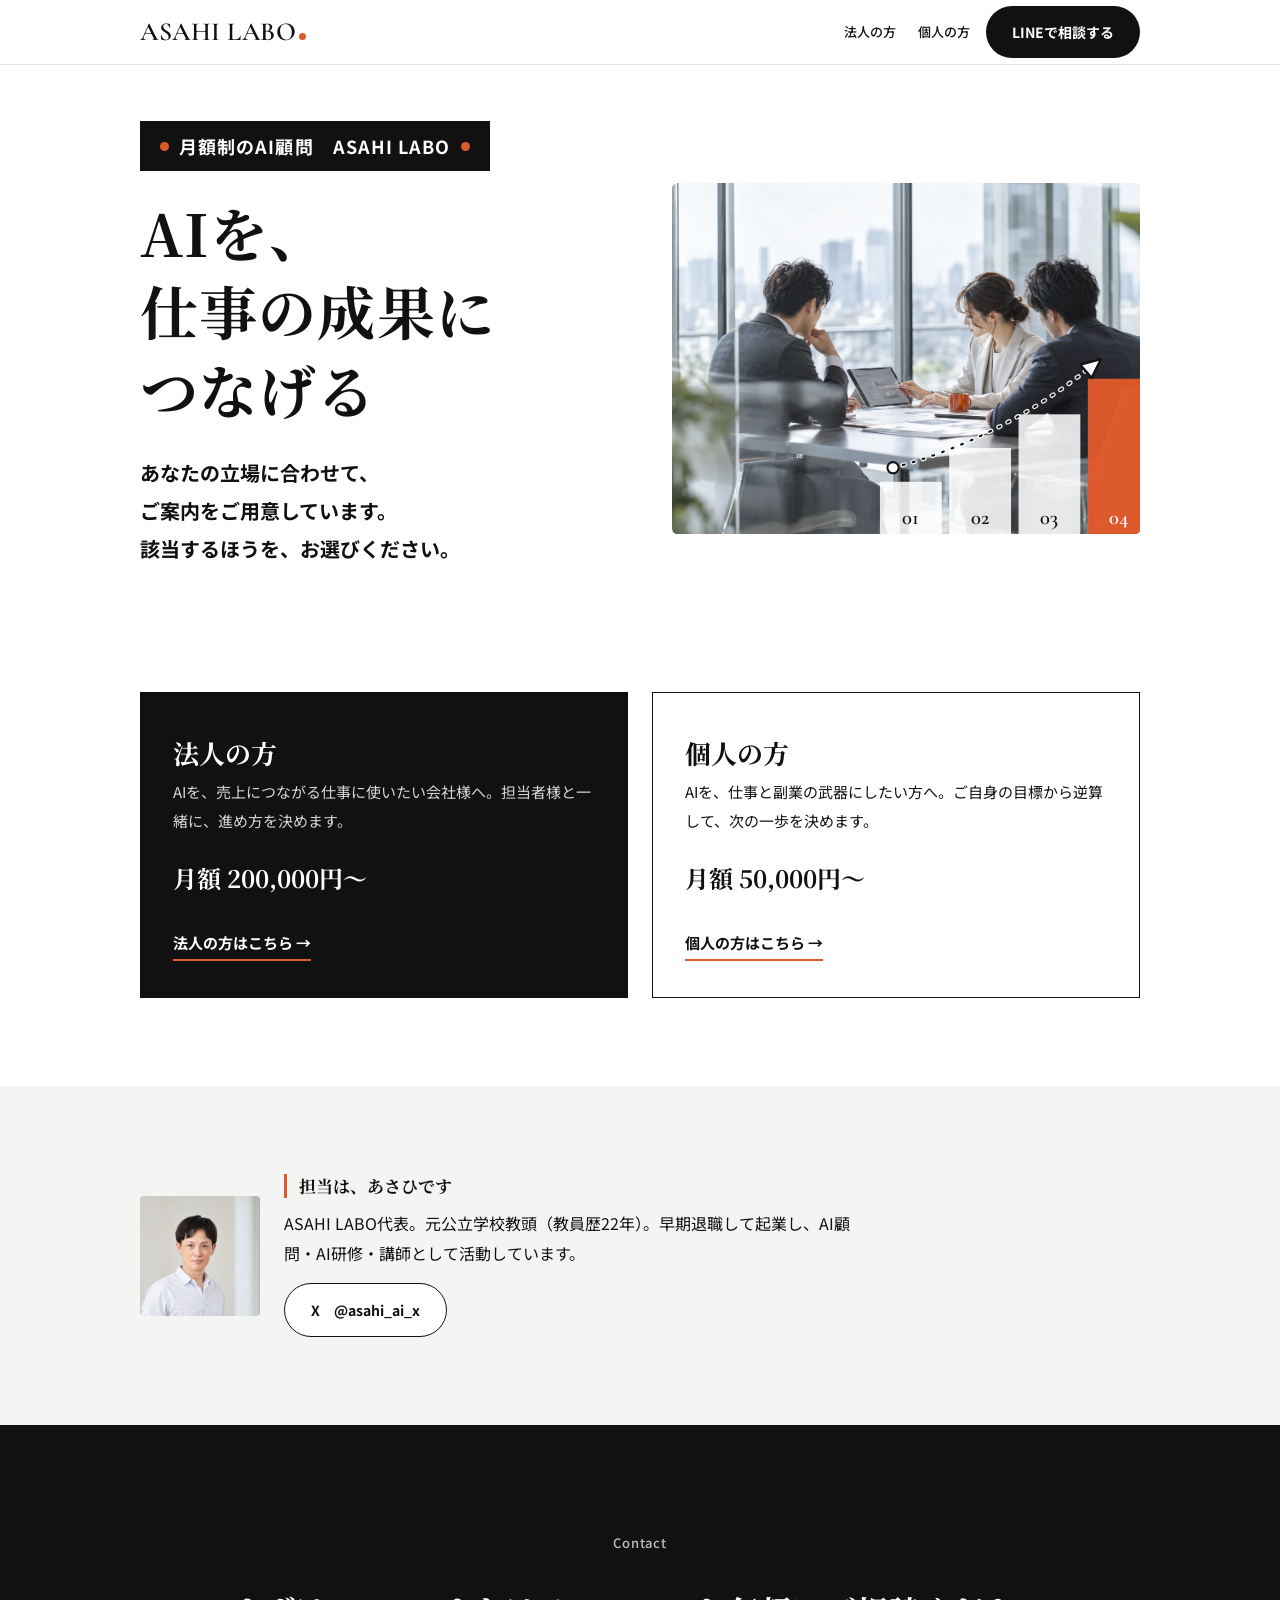
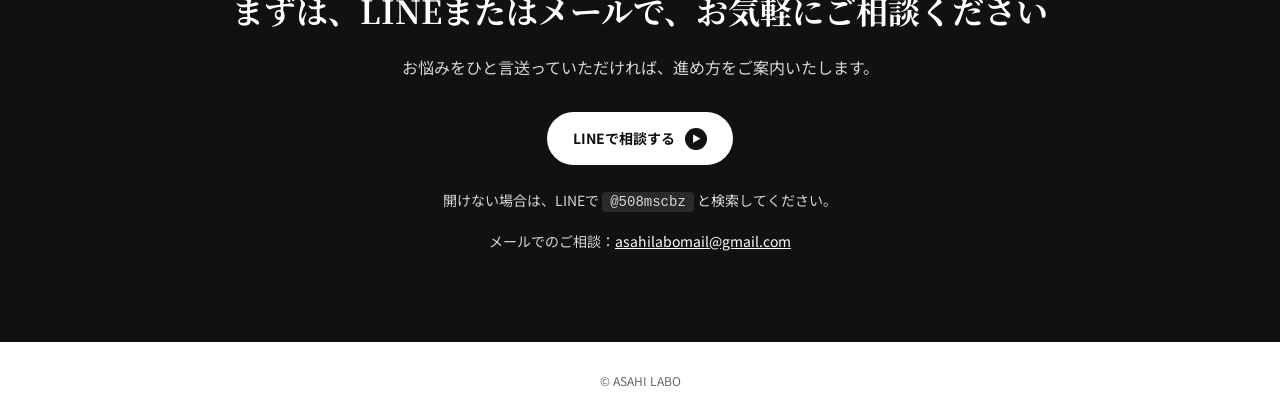
<file: index.html>
<!doctype html>
<html lang="ja">
<head>
<meta charset="utf-8">
<meta name="viewport" content="width=device-width,initial-scale=1">
<meta name="description" content="AIを仕事の成果につなげる、AI顧問 ASAHI LABO。法人の方・個人の方、それぞれのご案内をご用意しています。">
<title>AI顧問 ASAHI LABO</title>
<link rel="stylesheet" href="https://fonts.googleapis.com/css2?family=Noto+Serif+JP:wght@500;700&family=Noto+Sans+JP:wght@400;500;700&family=Cormorant+Garamond:wght@600&display=swap">
<link rel="stylesheet" href="assets/style.css">
</head>
<body>
<header class="top">
  <div class="in">
    <a class="logo" href="./">ASAHI LABO<i></i></a>
    <nav class="nav" aria-label="メニュー">
      <a href="corporate/">法人の方</a><a href="personal/">個人の方</a>
    </nav>
    <a class="btn" href="https://line.me/R/ti/p/@508mscbz" target="_blank" rel="noopener">LINEで相談する</a>
  </div>
</header>

<main id="top">
  <div class="hero">
    <div class="in hero-grid">
      <div>
        <p class="tag"><i></i>月額制のAI顧問　ASAHI LABO<i></i></p>
        <h1><span class="nw">AIを、</span><span class="nw">仕事の成果に</span><span class="nw">つなげる</span></h1>
        <p class="sub"><span class="nw">あなたの立場に合わせて、</span><span class="nw">ご案内をご用意しています。</span><br>該当するほうを、お選びください。</p>
      </div>
      <div class="art" aria-hidden="true">
        <svg viewBox="14 14 500 375" role="img" aria-label="会議室で話し合う写真に、成果へ近づく4つの段階を重ねたイメージ">
          <defs><clipPath id="ph"><rect x="14" y="14" width="500" height="375" rx="6"/></clipPath></defs>
          <image href="assets/top.jpg" x="14" y="14" width="500" height="375" preserveAspectRatio="xMidYMid slice" clip-path="url(#ph)"/>
          <g clip-path="url(#ph)">
            <g fill="#fff" fill-opacity=".86">
              <rect x="236" y="333" width="66" height="56"/>
              <rect x="310" y="297" width="66" height="92"/>
              <rect x="384" y="261" width="66" height="128"/>
            </g>
            <rect x="458" y="223" width="66" height="166" fill="#e0592a" fill-opacity=".96"/>
          </g>
          <g font-family="'Cormorant Garamond','Noto Serif JP',serif" font-weight="600" font-size="22" text-anchor="middle">
            <text x="269" y="378" fill="#111">01</text>
            <text x="343" y="378" fill="#111">02</text>
            <text x="417" y="378" fill="#111">03</text>
            <text x="491" y="378" fill="#fff">04</text>
          </g>
          <path d="M250 318 C320 300 400 262 466 206" fill="none" stroke="#fff" stroke-width="5" stroke-dasharray="2 9" stroke-linecap="round" opacity=".9"/>
          <path d="M250 318 C320 300 400 262 466 206" fill="none" stroke="#111" stroke-width="2.2" stroke-dasharray="2 9" stroke-linecap="round"/>
          <circle cx="250" cy="318" r="6" fill="#fff" stroke="#111" stroke-width="2.2"/>
          <polygon points="472,202 462,222 450,208" fill="#fff" stroke="#111" stroke-width="2.4" stroke-linejoin="round"/>
        </svg>
      </div>
    </div>
  </div>

  <section style="padding-top:0">
    <div class="in">
      <div class="gate">
        <a class="card corp" href="corporate/">
          <p class="who">法人の方</p>
          <p class="for">AIを、売上につながる仕事に使いたい会社様へ。担当者様と一緒に、進め方を決めます。</p>
          <p class="pr">月額 200,000円〜</p>
          <span class="go">法人の方はこちら →</span>
        </a>
        <a class="card" href="personal/">
          <p class="who">個人の方</p>
          <p class="for">AIを、仕事と副業の武器にしたい方へ。ご自身の目標から逆算して、次の一歩を決めます。</p>
          <p class="pr">月額 50,000円〜</p>
          <span class="go">個人の方はこちら →</span>
        </a>
      </div>
    </div>
  </section>

  <section class="alt">
    <div class="in">
      <div class="mini">
        <img src="assets/profile.jpg" alt="あさひ">
        <div>
          <p class="biz-title" style="margin-bottom:10px">担当は、あさひです</p>
          <p style="margin:0">ASAHI LABO代表。元公立学校教頭（教員歴22年）。早期退職して起業し、AI顧問・AI研修・講師として活動しています。</p>
          <p style="margin:14px 0 0"><a class="btn ghost" href="https://x.com/asahi_ai_x" target="_blank" rel="noopener">X　@asahi_ai_x</a></p>
        </div>
      </div>
    </div>
  </section>

  <section class="contact" id="contact">
    <div class="in">
      <p class="eyebrow">Contact</p>
      <h2>まずは、LINEまたはメールで、お気軽にご相談ください</h2>
      <p>お悩みをひと言送っていただければ、進め方をご案内いたします。</p>
      <a class="btn" href="https://line.me/R/ti/p/@508mscbz" target="_blank" rel="noopener">LINEで相談する <span class="dot">▶</span></a>
      <p style="font-size:14px;margin:22px auto 0">開けない場合は、LINEで <span class="id">@508mscbz</span> と検索してください。</p>
      <p style="font-size:14px;margin:12px auto 0">メールでのご相談：<a href="mailto:asahilabomail@gmail.com" style="color:#fff">asahilabomail@gmail.com</a></p>
    </div>
  </section>
</main>
<footer>© ASAHI LABO</footer>

</body>
</html>
</file>
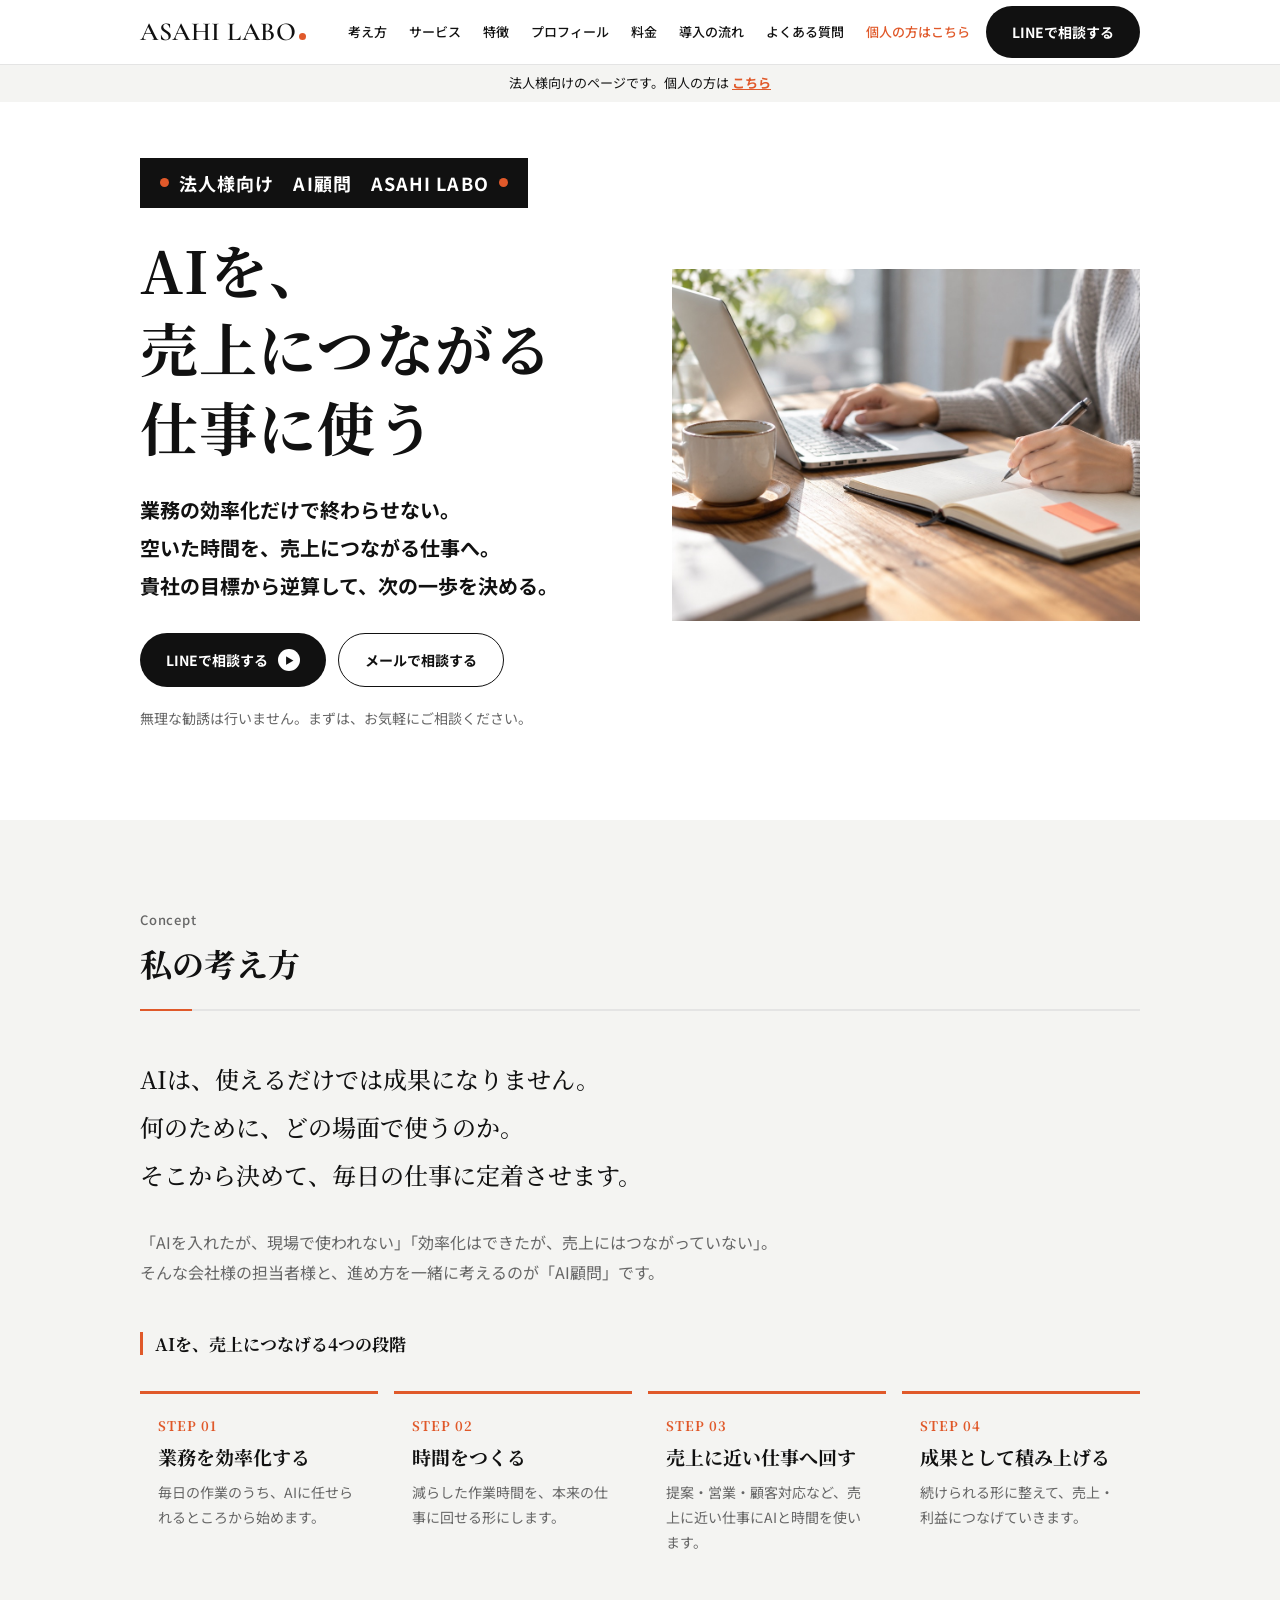
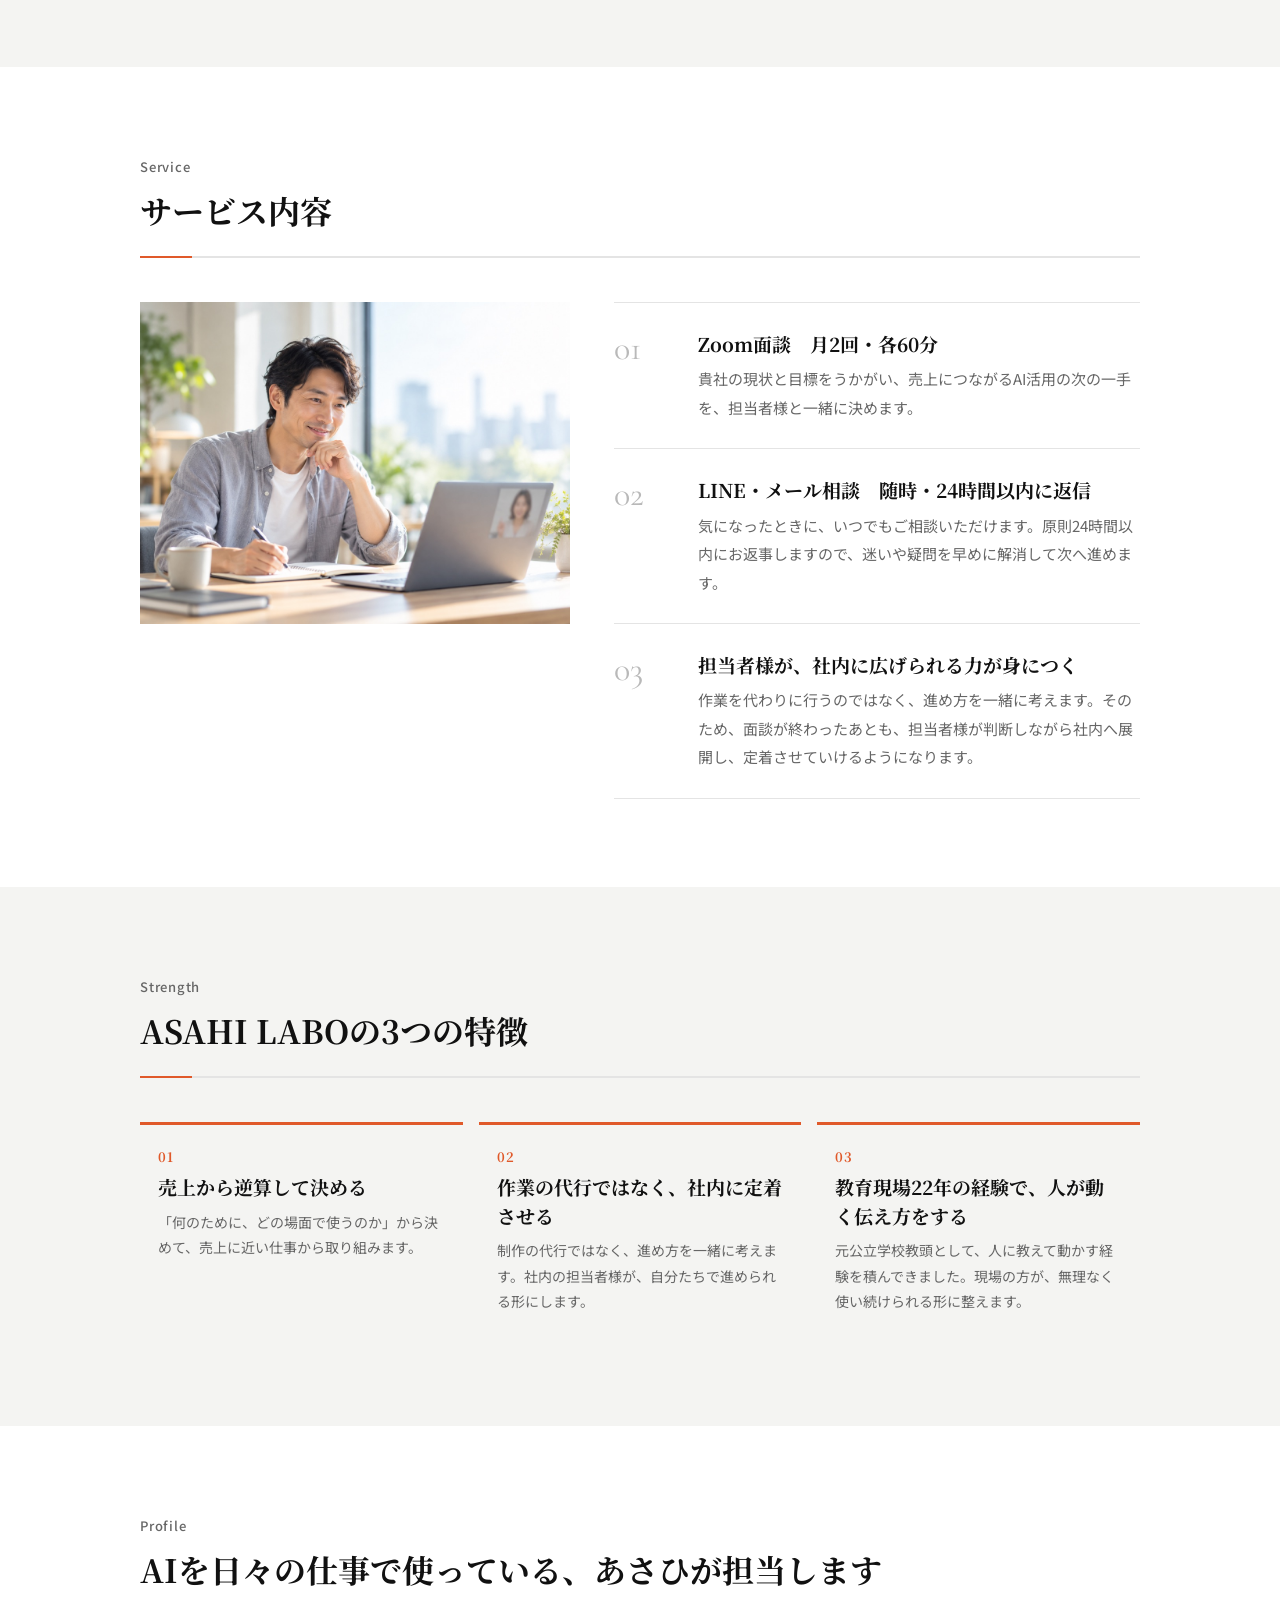
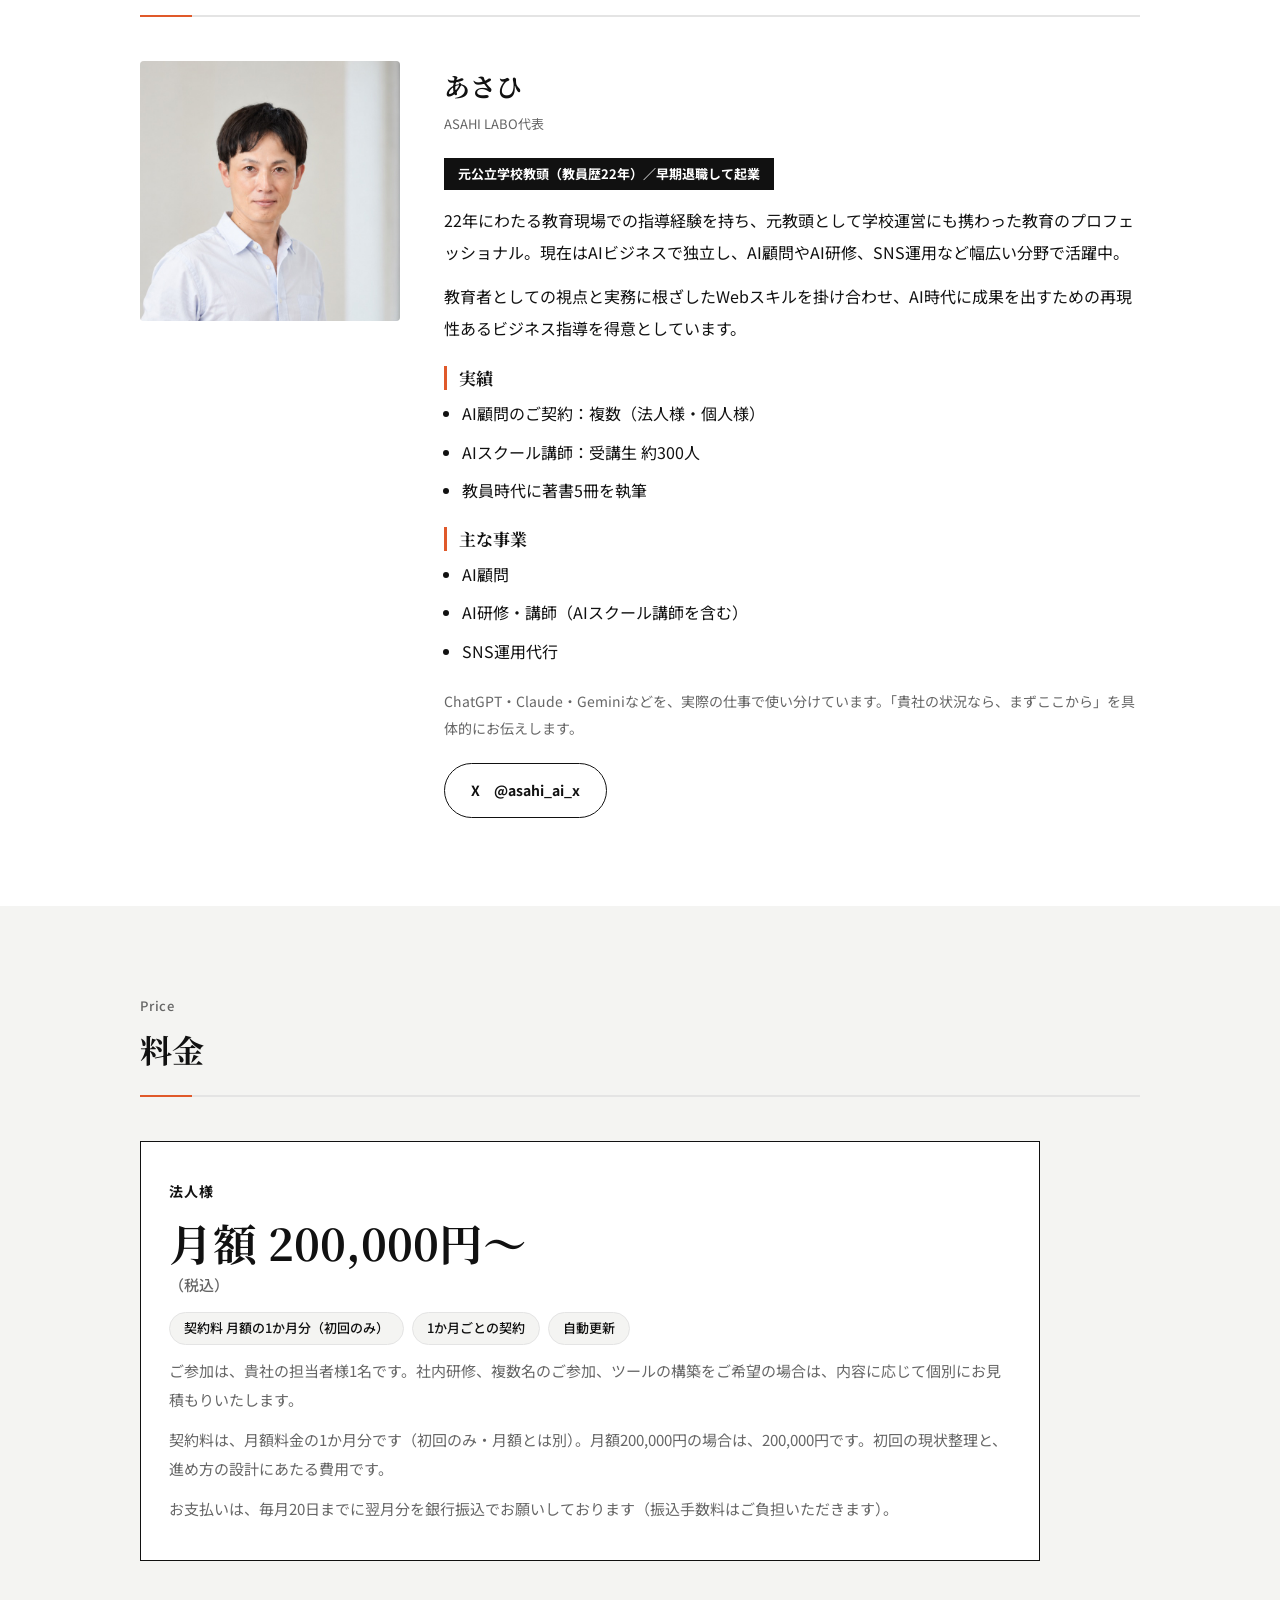
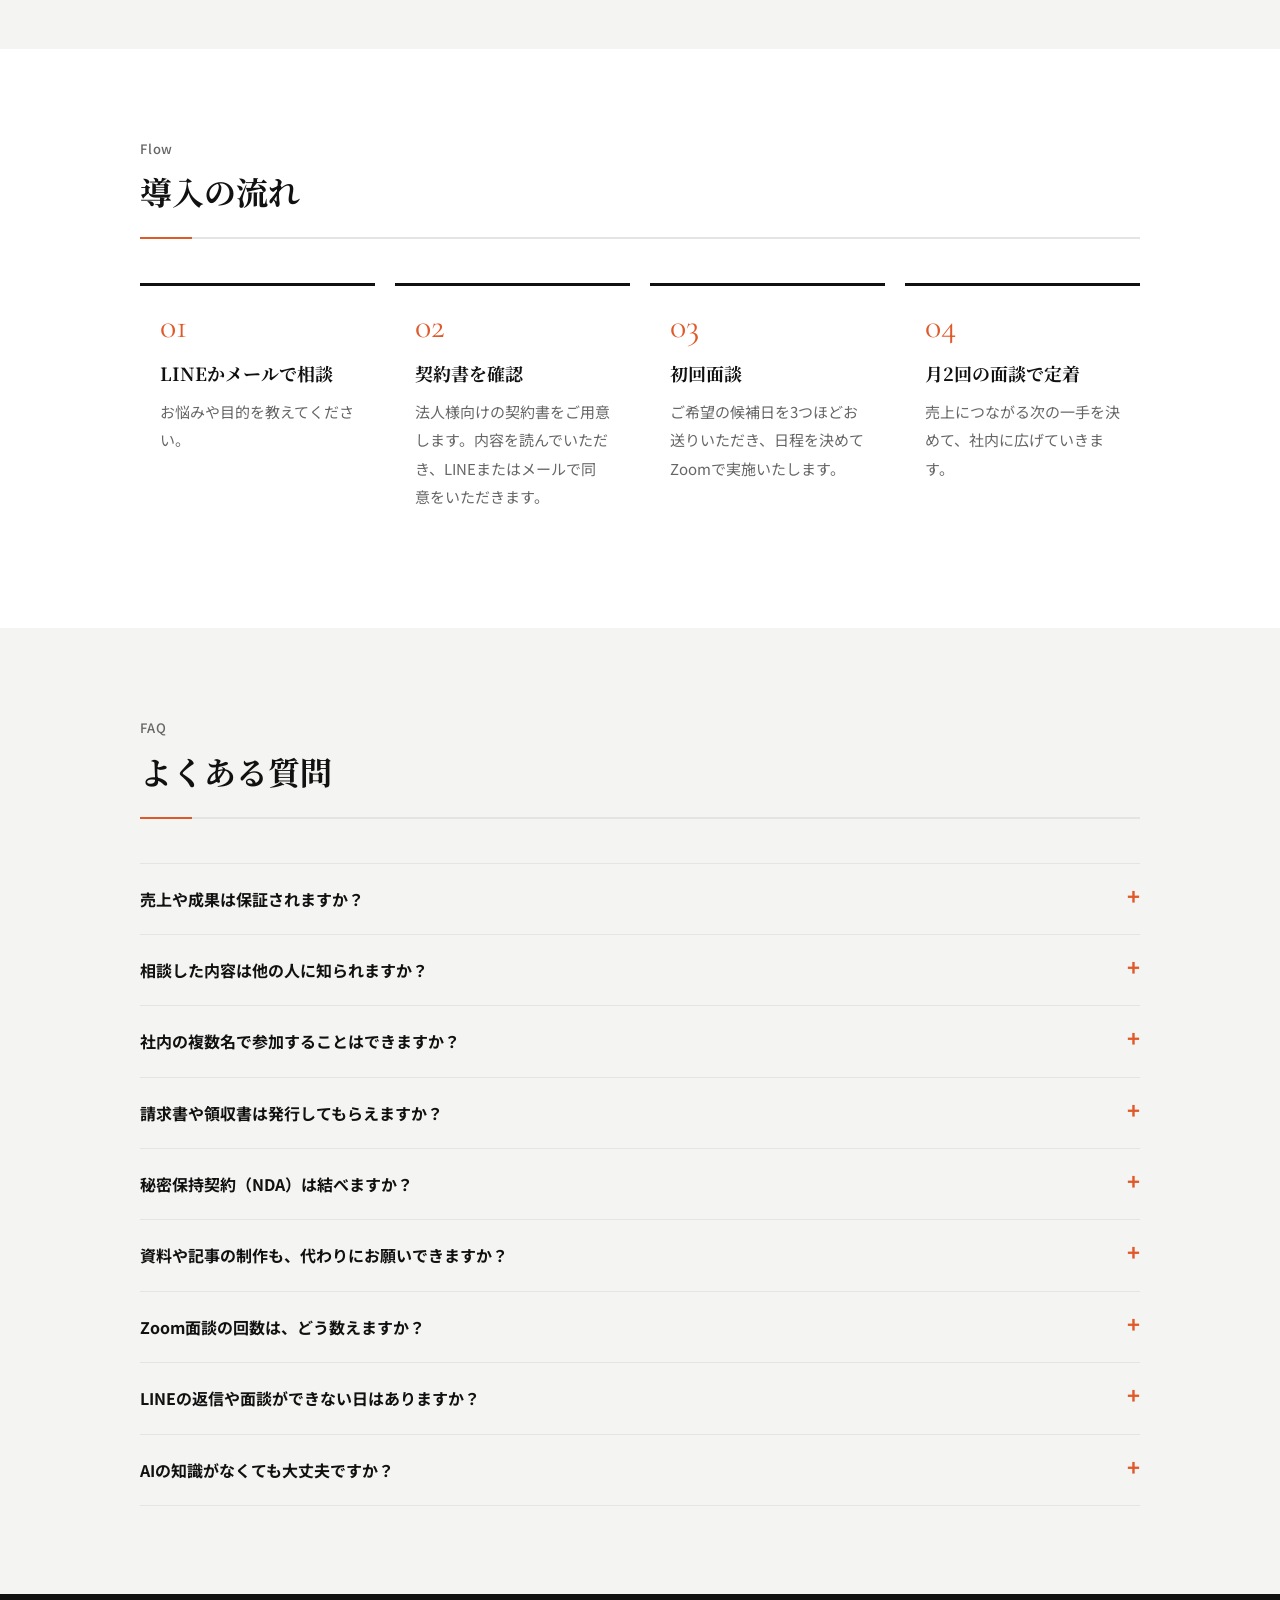
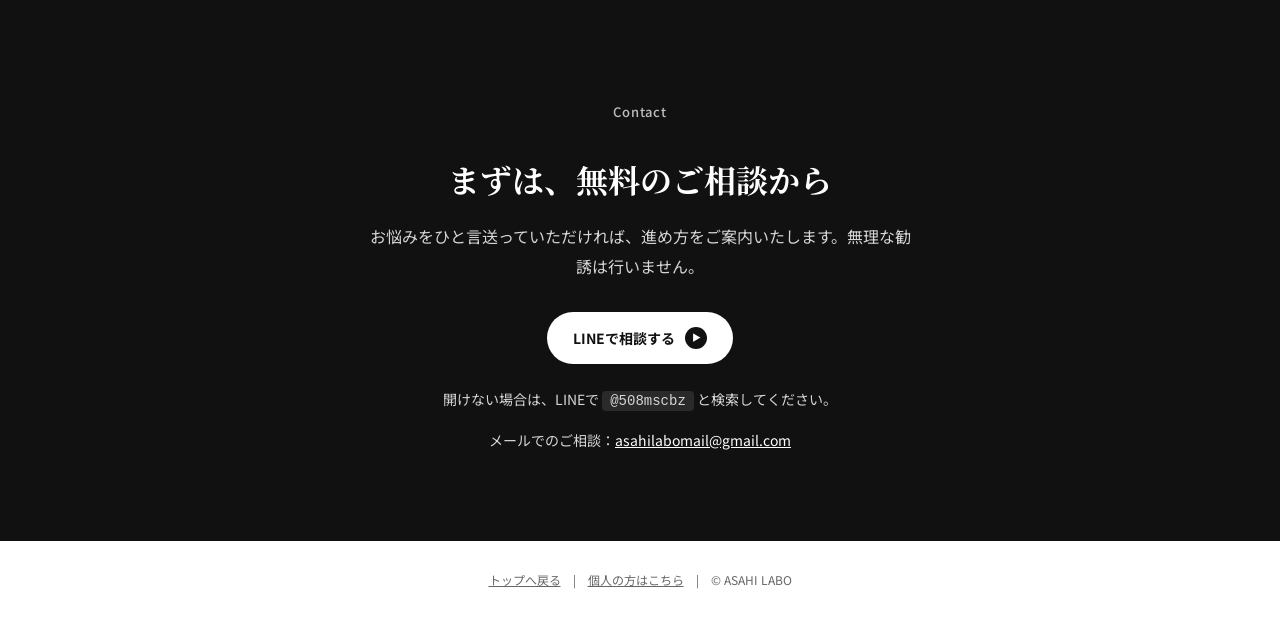
<file: corporate/index.html>
<!doctype html>
<html lang="ja">
<head>
<meta charset="utf-8">
<meta name="viewport" content="width=device-width,initial-scale=1">
<meta name="description" content="AIを売上につながる仕事に使えるよう、法人様の担当者様を月2回のZoom面談とLINE・メール相談でサポートします。">
<title>法人様向けAI顧問 ASAHI LABO</title>
<link rel="stylesheet" href="https://fonts.googleapis.com/css2?family=Noto+Serif+JP:wght@500;700&family=Noto+Sans+JP:wght@400;500;700&family=Cormorant+Garamond:wght@600&display=swap">
<link rel="stylesheet" href="../assets/style.css">
</head>
<body>
<header class="top">
  <div class="in">
    <a class="logo" href="../">ASAHI LABO<i></i></a>
    <nav class="nav" aria-label="ページ内メニュー">
      <a href="#concept">考え方</a><a href="#service">サービス</a><a href="#strength">特徴</a><a href="#profile">プロフィール</a><a href="#price">料金</a><a href="#flow">導入の流れ</a><a href="#faq">よくある質問</a><a href="../personal/" style="color:var(--accent)">個人の方はこちら</a>
    </nav>
    <a class="btn" href="https://line.me/R/ti/p/@508mscbz" target="_blank" rel="noopener">LINEで相談する</a>
  </div>
</header>
<div class="switch">法人様向けのページです。個人の方は <a href="../personal/">こちら</a></div>

<main id="top">
  <div class="hero">
    <div class="in hero-grid">
      <div>
        <p class="tag"><i></i>法人様向け　AI顧問　ASAHI LABO<i></i></p>
        <h1><span class="nw">AIを、</span><span class="nw">売上につながる</span><span class="nw">仕事に使う</span></h1>
        <p class="sub">業務の効率化だけで終わらせない。<br>空いた時間を、売上につながる仕事へ。<br>貴社の目標から逆算して、次の一歩を決める。</p>
        <div class="acts">
          <a class="btn" href="https://line.me/R/ti/p/@508mscbz" target="_blank" rel="noopener">LINEで相談する <span class="dot">▶</span></a>
          <a class="btn ghost" href="mailto:asahilabomail@gmail.com">メールで相談する</a>
        </div>
        <p class="note">無理な勧誘は行いません。まずは、お気軽にご相談ください。</p>
      </div>
      <img class="photo" src="../assets/corporate-hero.jpg" alt="窓辺のテーブルで、ノートパソコンとノートを使って仕事を進める手元">
    </div>
  </div>

  <section id="concept" class="alt">
    <div class="in">
      <div class="head"><p class="eyebrow">Concept</p><h2>私の考え方</h2></div>
      <p class="big">AIは、使えるだけでは成果になりません。<br>何のために、どの場面で使うのか。<br>そこから決めて、毎日の仕事に定着させます。</p>
      <p class="lead" style="margin-top:28px;color:var(--muted)">「AIを入れたが、現場で使われない」「効率化はできたが、売上にはつながっていない」。そんな会社様の担当者様と、進め方を一緒に考えるのが「AI顧問」です。</p>
      <p class="biz-title" style="margin-top:44px">AIを、売上につなげる4つの段階</p>
      <ol class="steps">
        <li><span class="n">STEP 01</span><b>業務を効率化する</b><p>毎日の作業のうち、AIに任せられるところから始めます。</p></li>
        <li><span class="n">STEP 02</span><b>時間をつくる</b><p>減らした作業時間を、本来の仕事に回せる形にします。</p></li>
        <li><span class="n">STEP 03</span><b>売上に近い仕事へ回す</b><p>提案・営業・顧客対応など、売上に近い仕事にAIと時間を使います。</p></li>
        <li><span class="n">STEP 04</span><b>成果として積み上げる</b><p>続けられる形に整えて、売上・利益につなげていきます。</p></li>
      </ol>
    </div>
  </section>

  <section id="service">
    <div class="in">
      <div class="head"><p class="eyebrow">Service</p><h2>サービス内容</h2></div>
      <div class="svc-grid">
      <img class="photo" src="../assets/meeting.jpg" alt="オンライン面談でメモを取りながら話を聞く人" style="aspect-ratio:4/3">
      <ol class="list">
        <li><span class="n">01</span><div><h3>Zoom面談　月2回・各60分</h3><p>貴社の現状と目標をうかがい、売上につながるAI活用の次の一手を、担当者様と一緒に決めます。</p></div></li>
        <li><span class="n">02</span><div><h3>LINE・メール相談　随時・24時間以内に返信</h3><p>気になったときに、いつでもご相談いただけます。原則24時間以内にお返事しますので、迷いや疑問を早めに解消して次へ進めます。</p></div></li>
        <li><span class="n">03</span><div><h3>担当者様が、社内に広げられる力が身につく</h3><p>作業を代わりに行うのではなく、進め方を一緒に考えます。そのため、面談が終わったあとも、担当者様が判断しながら社内へ展開し、定着させていけるようになります。</p></div></li>
      </ol>
      </div>
    </div>
  </section>

  <section id="strength" class="alt">
    <div class="in">
      <div class="head"><p class="eyebrow">Strength</p><h2>ASAHI LABOの3つの特徴</h2></div>
      <ol class="steps three" style="margin-top:0">
        <li><span class="n">01</span><b>売上から逆算して決める</b><p>「何のために、どの場面で使うのか」から決めて、売上に近い仕事から取り組みます。</p></li>
        <li><span class="n">02</span><b>作業の代行ではなく、社内に定着させる</b><p>制作の代行ではなく、進め方を一緒に考えます。社内の担当者様が、自分たちで進められる形にします。</p></li>
        <li><span class="n">03</span><b>教育現場22年の経験で、人が動く伝え方をする</b><p>元公立学校教頭として、人に教えて動かす経験を積んできました。現場の方が、無理なく使い続けられる形に整えます。</p></li>
      </ol>
    </div>
  </section>

  <section id="profile">
    <div class="in">
      <div class="head"><p class="eyebrow">Profile</p><h2>AIを日々の仕事で使っている、あさひが担当します</h2></div>
      <div class="prof">
        <img class="photo pf" src="../assets/profile.jpg" alt="あさひ">
        <div>
          <h3>あさひ</h3>
          <p class="ruby">ASAHI LABO代表</p>
          <p class="career-tag">元公立学校教頭（教員歴22年）／早期退職して起業</p>
          <p class="career">22年にわたる教育現場での指導経験を持ち、元教頭として学校運営にも携わった教育のプロフェッショナル。現在はAIビジネスで独立し、AI顧問やAI研修、SNS運用など幅広い分野で活躍中。</p>
          <p class="career-sub">教育者としての視点と実務に根ざしたWebスキルを掛け合わせ、AI時代に成果を出すための再現性あるビジネス指導を得意としています。</p>
          <p class="biz-title">実績</p>
          <ul>
            <li>AI顧問のご契約：複数（法人様・個人様）</li>
            <li>AIスクール講師：受講生 約300人</li>
            <li>教員時代に著書5冊を執筆</li>
          </ul>
          <p class="biz-title" style="margin-top:22px">主な事業</p>
          <ul>
            <li>AI顧問</li>
            <li>AI研修・講師（AIスクール講師を含む）</li>
            <li>SNS運用代行</li>
          </ul>
          <p class="note" style="margin-top:22px">ChatGPT・Claude・Geminiなどを、実際の仕事で使い分けています。「貴社の状況なら、まずここから」を具体的にお伝えします。</p>
          <p style="margin:22px 0 0"><a class="btn ghost" href="https://x.com/asahi_ai_x" target="_blank" rel="noopener">X　@asahi_ai_x</a></p>
        </div>
      </div>
    </div>
  </section>

  <section id="price" class="alt">
    <div class="in">
      <div class="head"><p class="eyebrow">Price</p><h2>料金</h2></div>
      <div class="prices">
        <div class="price">
          <p class="who">法人様</p>
          <div class="amt">月額 200,000円〜<small>（税込）</small></div>
          <div class="chips"><span>契約料 月額の1か月分（初回のみ）</span><span>1か月ごとの契約</span><span>自動更新</span></div>
          <p>ご参加は、貴社の担当者様1名です。社内研修、複数名のご参加、ツールの構築をご希望の場合は、内容に応じて個別にお見積もりいたします。</p>
          <p>契約料は、月額料金の1か月分です（初回のみ・月額とは別）。月額200,000円の場合は、200,000円です。初回の現状整理と、進め方の設計にあたる費用です。</p>
          <p>お支払いは、毎月20日までに翌月分を銀行振込でお願いしております（振込手数料はご負担いただきます）。</p>
        </div>
      </div>
    </div>
  </section>

  <section id="flow">
    <div class="in">
      <div class="head"><p class="eyebrow">Flow</p><h2>導入の流れ</h2></div>
      <ol class="flow four">
        <li><span class="n">01</span><h3>LINEかメールで相談</h3><p>お悩みや目的を教えてください。</p></li>
        <li><span class="n">02</span><h3>契約書を確認</h3><p>法人様向けの契約書をご用意します。内容を読んでいただき、LINEまたはメールで同意をいただきます。</p></li>
        <li><span class="n">03</span><h3>初回面談</h3><p>ご希望の候補日を3つほどお送りいただき、日程を決めてZoomで実施いたします。</p></li>
        <li><span class="n">04</span><h3>月2回の面談で定着</h3><p>売上につながる次の一手を決めて、社内に広げていきます。</p></li>
      </ol>
    </div>
  </section>

  <section id="faq" class="alt">
    <div class="in">
      <div class="head"><p class="eyebrow">FAQ</p><h2>よくある質問</h2></div>
      <div class="faq">
        <details><summary>売上や成果は保証されますか？</summary><p>保証はしておりません。AI活用に関する情報提供と提案を行い、実際に取り入れるかどうかは貴社で判断していただきます。</p></details>
        <details><summary>相談した内容は他の人に知られますか？</summary><p>知り得た事業の情報は、貴社の同意なく第三者にお伝えしません。契約終了後も同様です。</p></details>
        <details><summary>社内の複数名で参加することはできますか？</summary><p>基本は、貴社の担当者様1名でのご参加です。複数名でのご参加や社内研修をご希望の場合は、内容に応じて個別にお見積もりいたします。まずはLINEまたはメールでご相談ください。</p></details>
        <details><summary>請求書や領収書は発行してもらえますか？</summary><p>ご請求書・領収書については、ご希望の形をお伺いして対応いたします。LINEまたはメールでお知らせください。</p></details>
        <details><summary>秘密保持契約（NDA）は結べますか？</summary><p>知り得た事業の情報は、貴社の同意なく第三者にお伝えしません。秘密保持契約が必要な場合は、ご相談ください。</p></details>
        <details><summary>資料や記事の制作も、代わりにお願いできますか？</summary><p>制作の代行は、このサービスには含まれておりません。進め方や使うAIの選び方を一緒に考え、貴社で形にしていけるよう伴走いたします。</p></details>
        <details><summary>Zoom面談の回数は、どう数えますか？</summary><p>回数は、毎月1日から月末までの暦月ごとに数えます。月2回までご利用いただけます。使わなかった回数の、翌月への繰り越しはできません。</p></details>
        <details><summary>LINEの返信や面談ができない日はありますか？</summary><p>毎週火曜日は定休日です。火曜日に届いたLINEやメールには水曜日にお返事いたします。Zoom面談も火曜日を除いて実施しております。</p></details>
        <details><summary>AIの知識がなくても大丈夫ですか？</summary><p>大丈夫です。今の状況をうかがって、そこから始められる内容をご提案いたします。</p></details>
      </div>
    </div>
  </section>

  <section class="contact" id="contact">
    <div class="in">
      <p class="eyebrow">Contact</p>
      <h2>まずは、無料のご相談から</h2>
      <p>お悩みをひと言送っていただければ、進め方をご案内いたします。無理な勧誘は行いません。</p>
      <a class="btn" href="https://line.me/R/ti/p/@508mscbz" target="_blank" rel="noopener">LINEで相談する <span class="dot">▶</span></a>
      <p style="font-size:14px;margin:22px auto 0">開けない場合は、LINEで <span class="id">@508mscbz</span> と検索してください。</p>
      <p style="font-size:14px;margin:12px auto 0">メールでのご相談：<a href="mailto:asahilabomail@gmail.com" style="color:#fff">asahilabomail@gmail.com</a></p>
    </div>
  </section>
</main>
<footer><a href="../">トップへ戻る</a>　|　<a href="../personal/">個人の方はこちら</a>　|　© ASAHI LABO</footer>

</body>
</html>
</file>
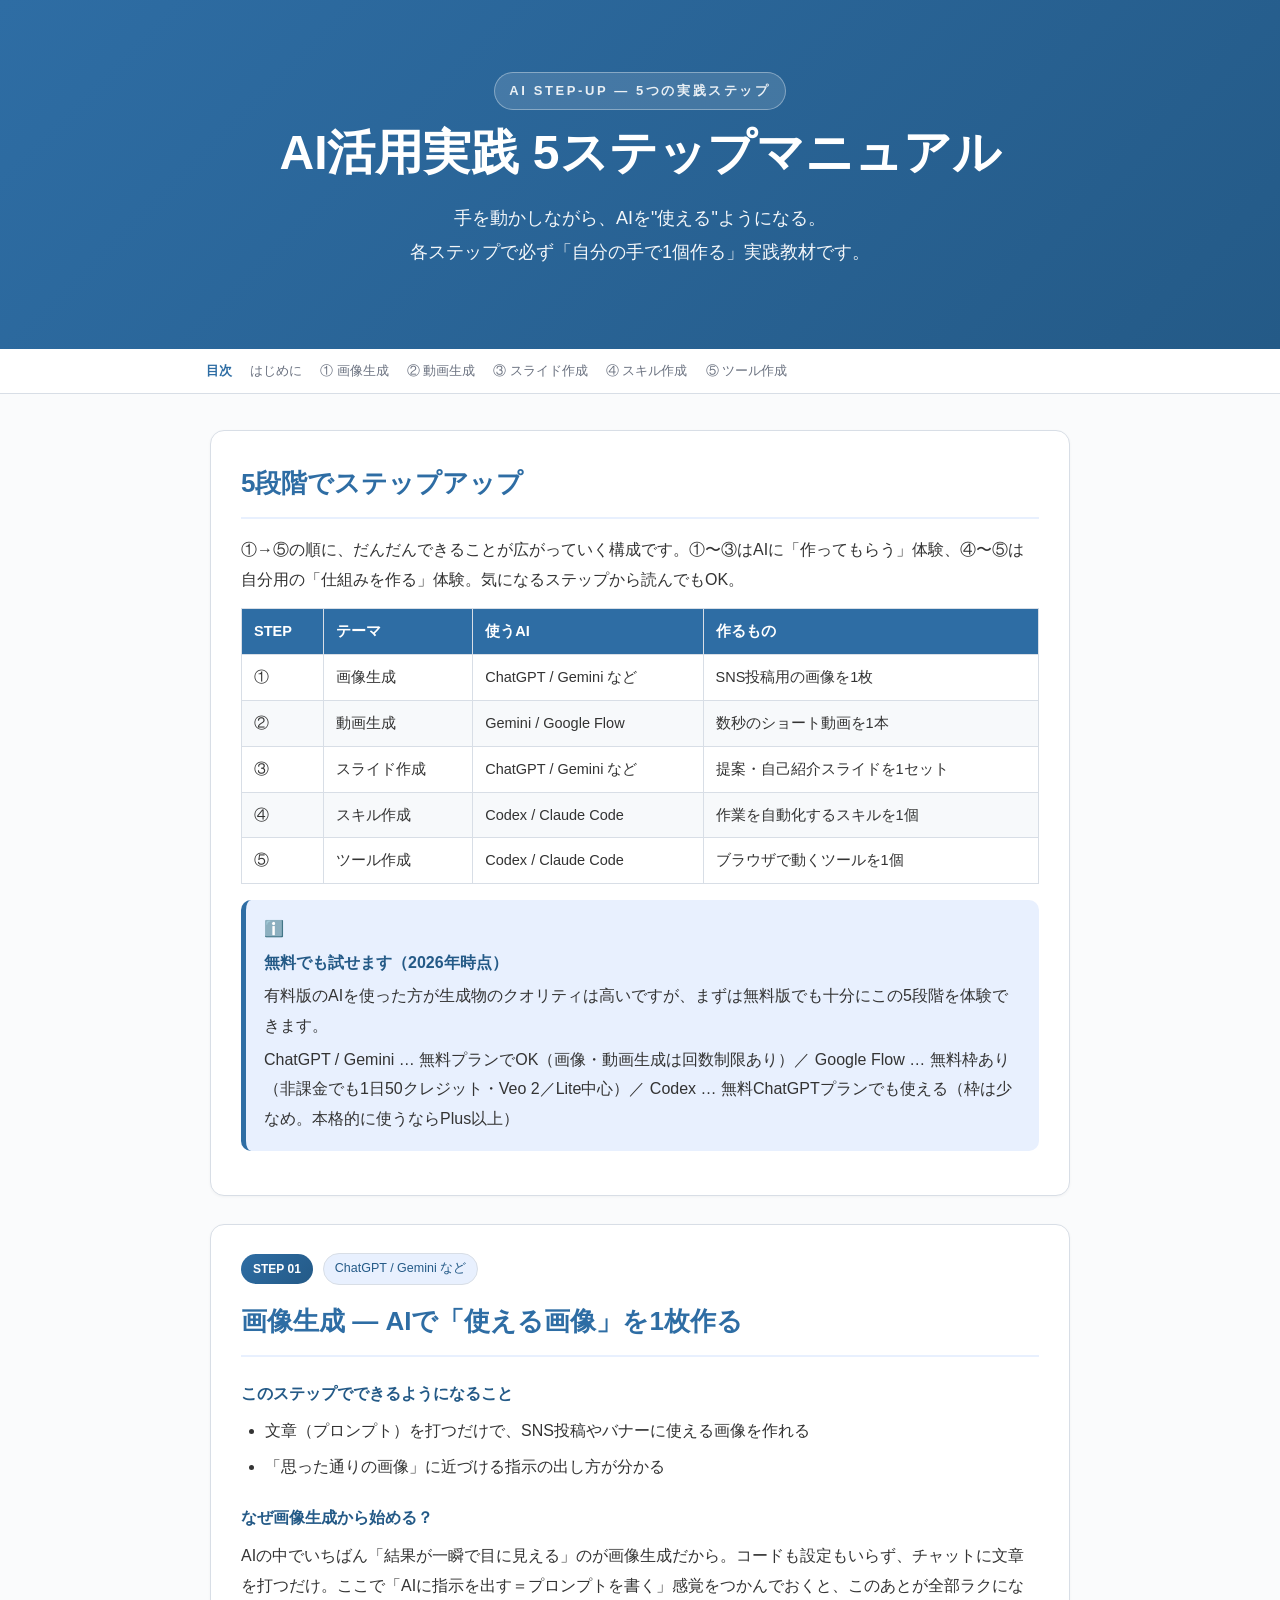
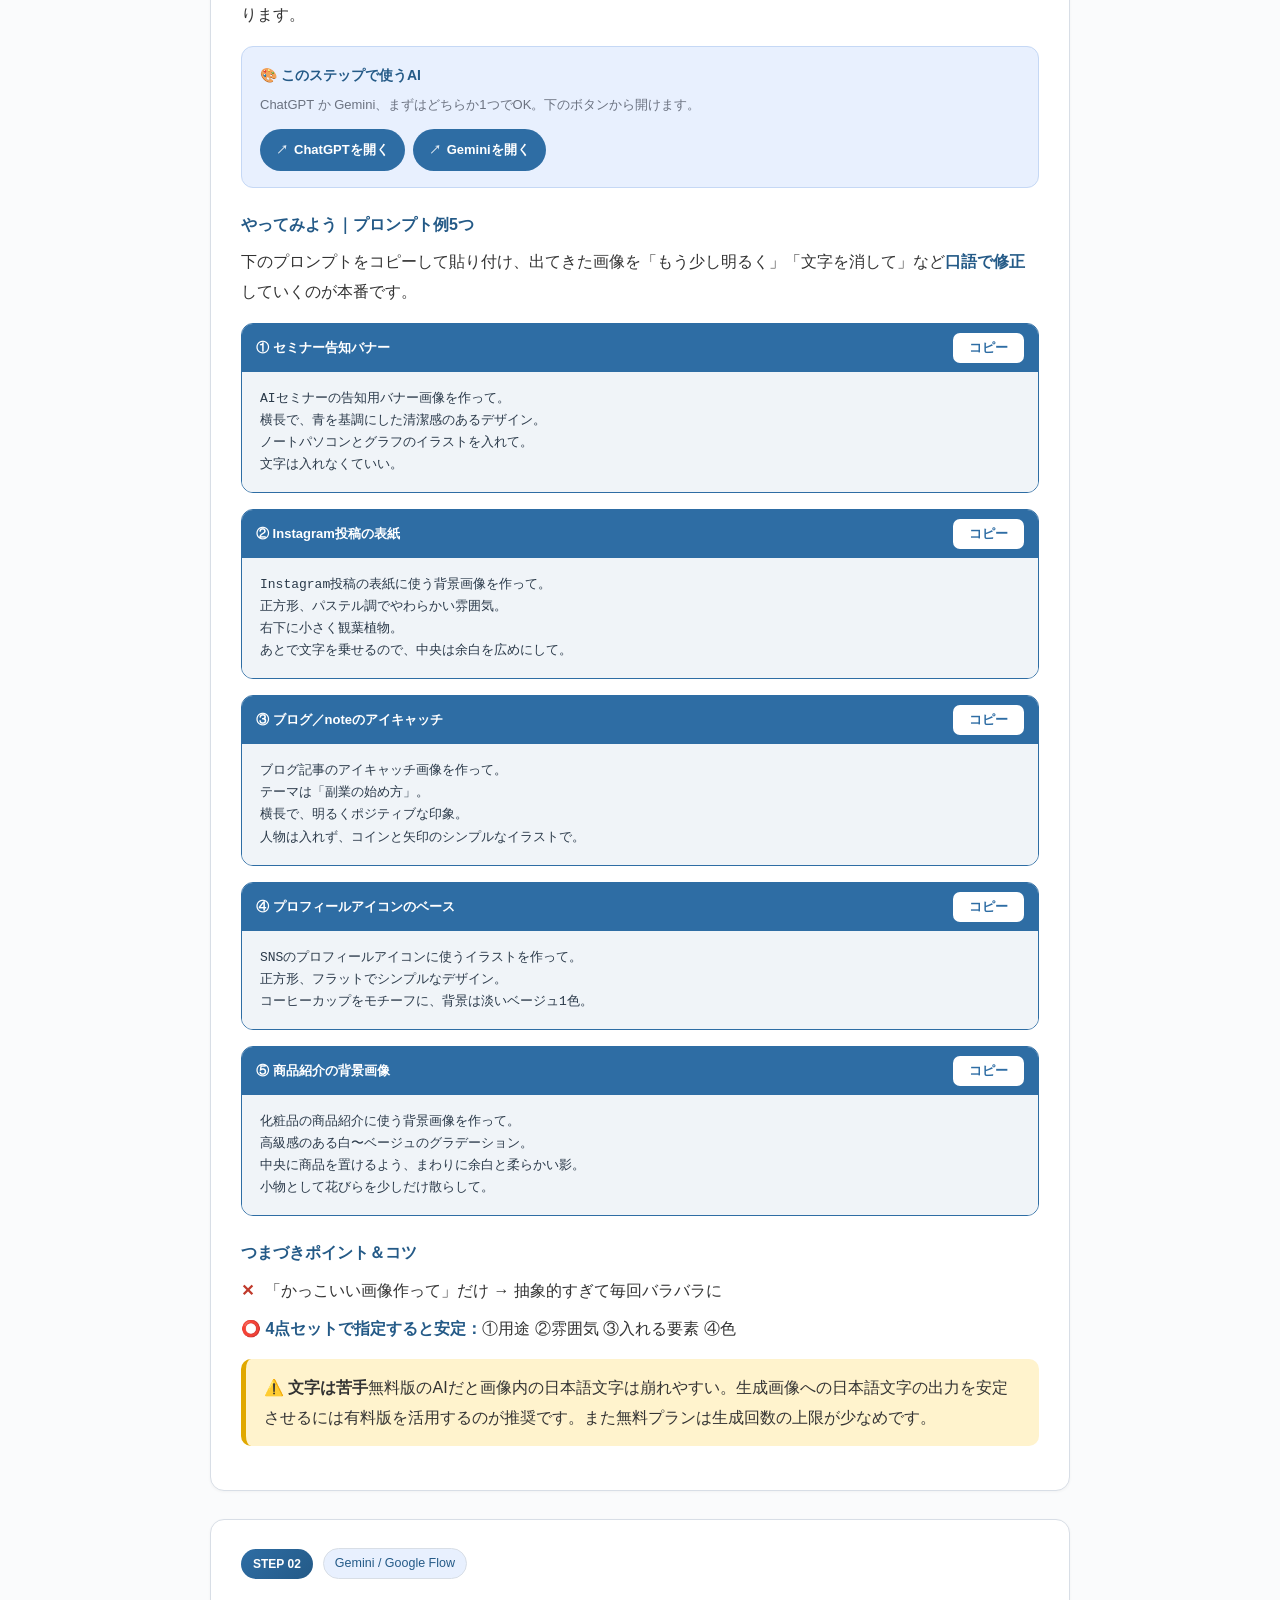
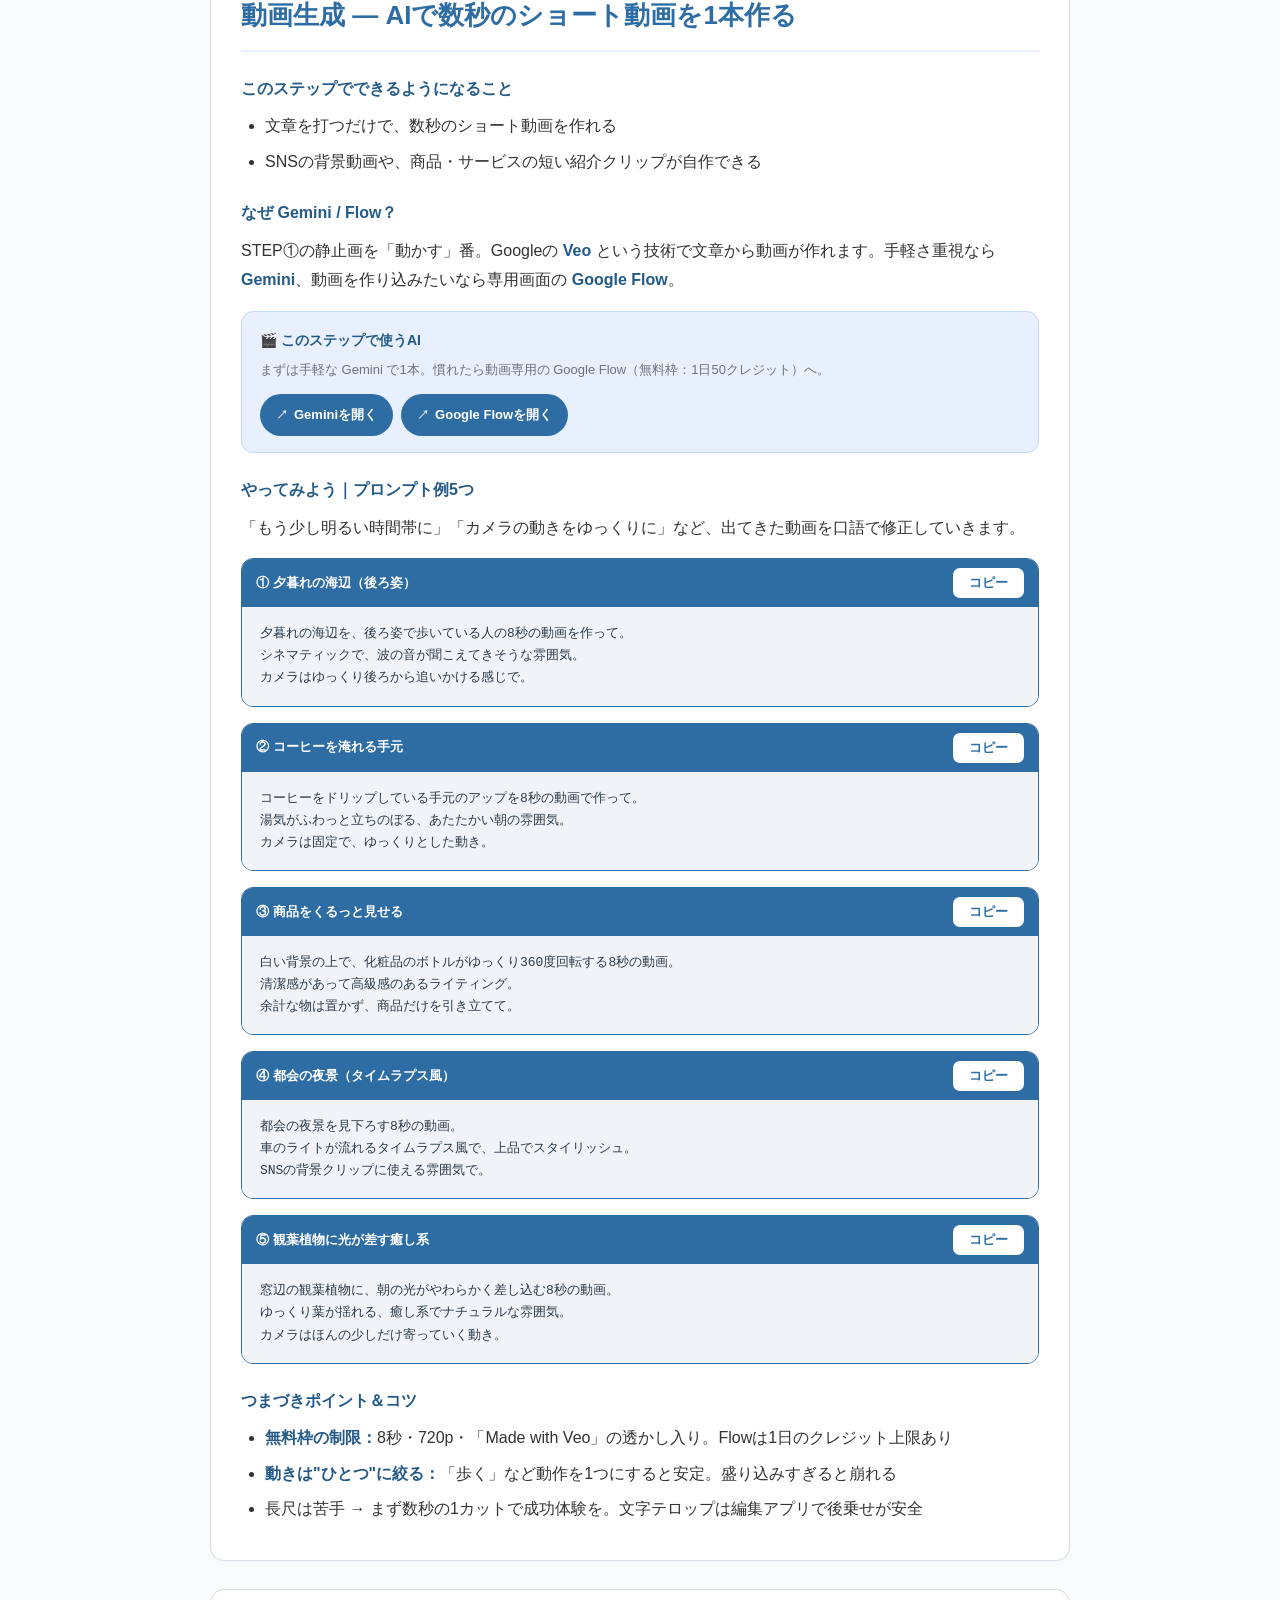
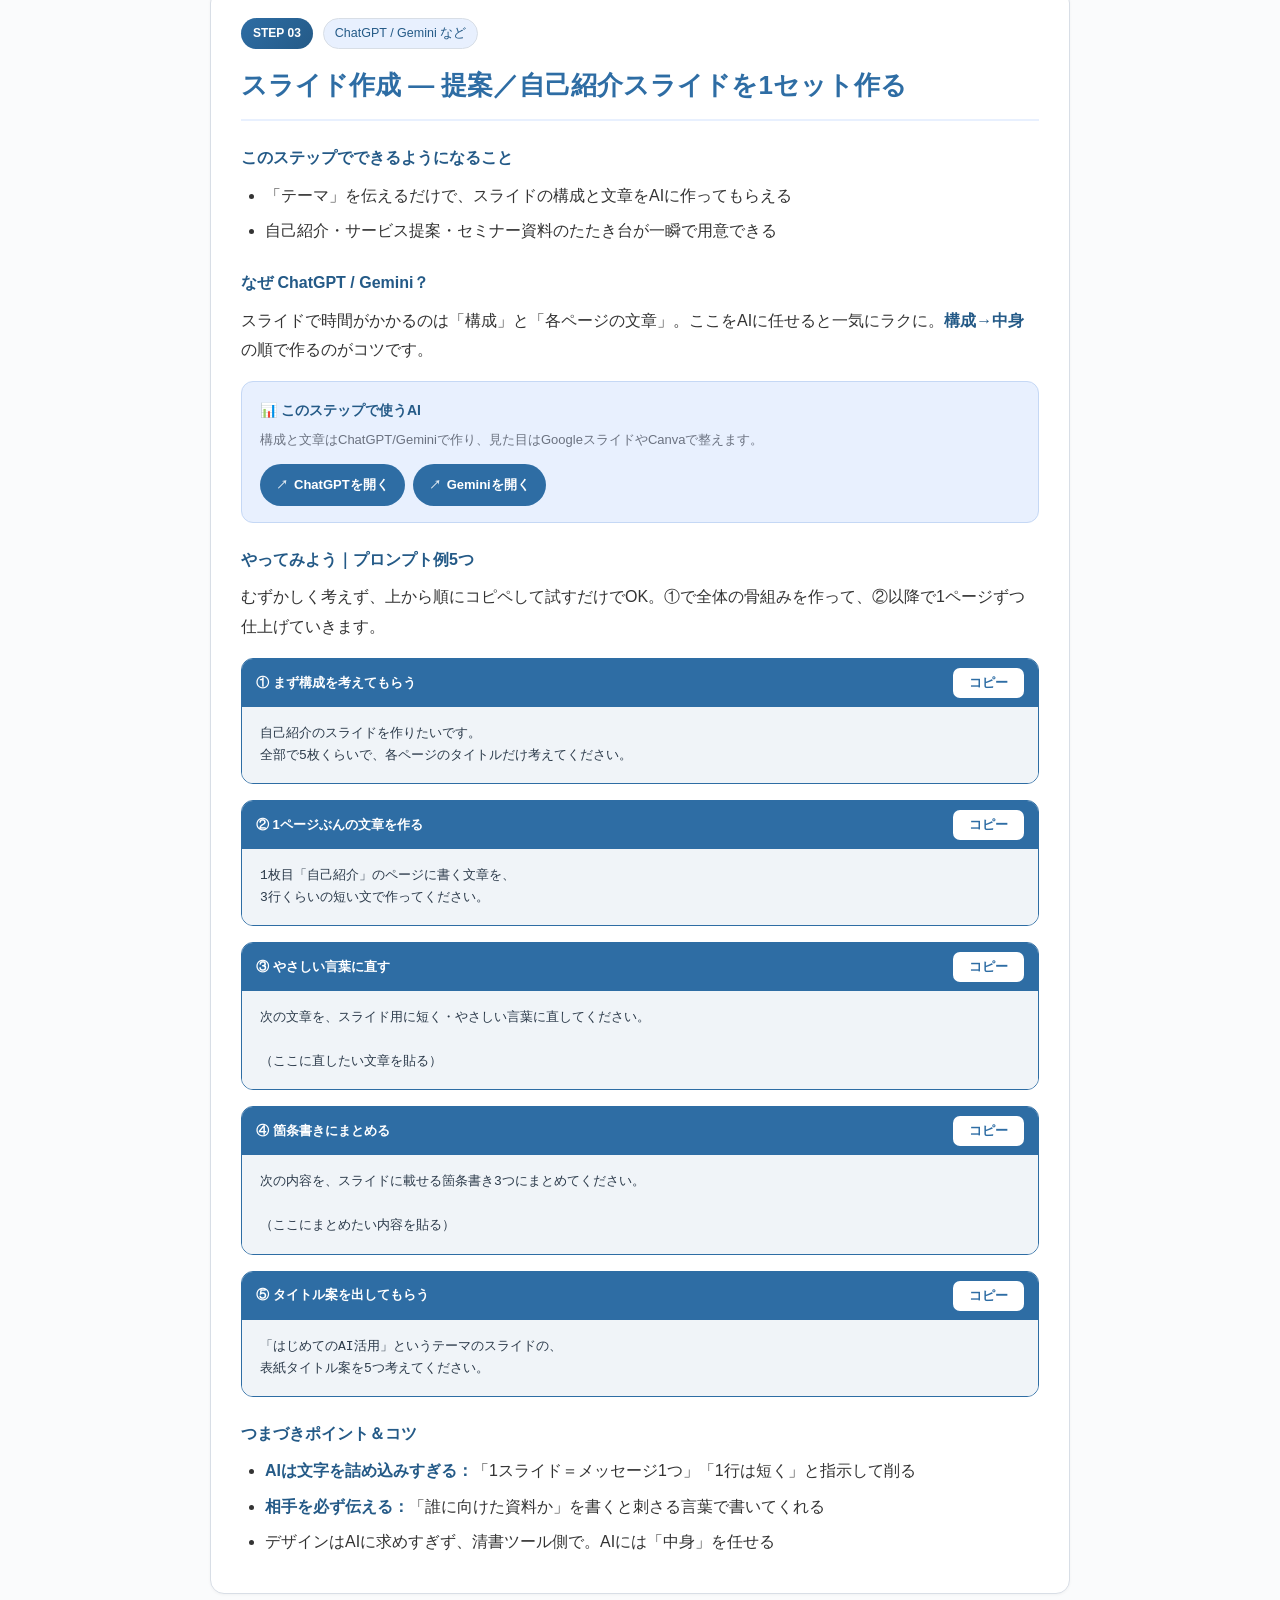
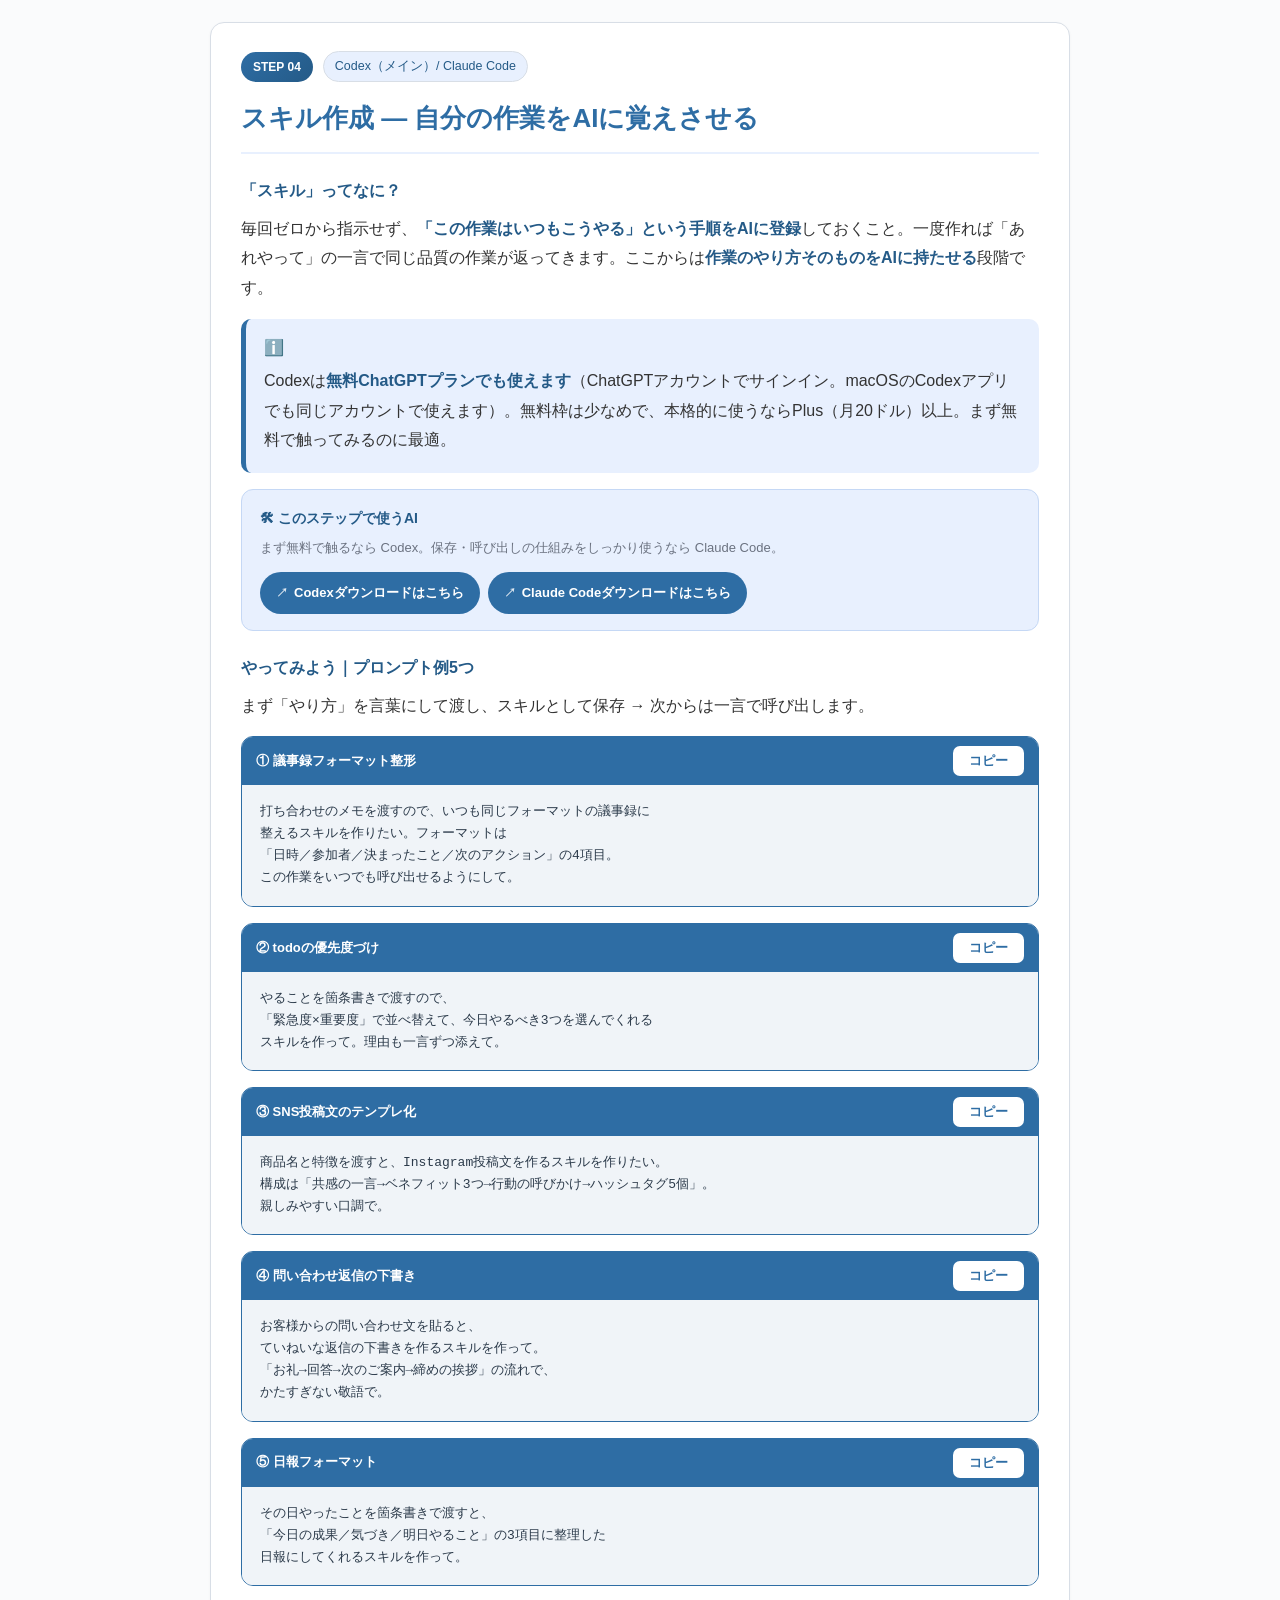
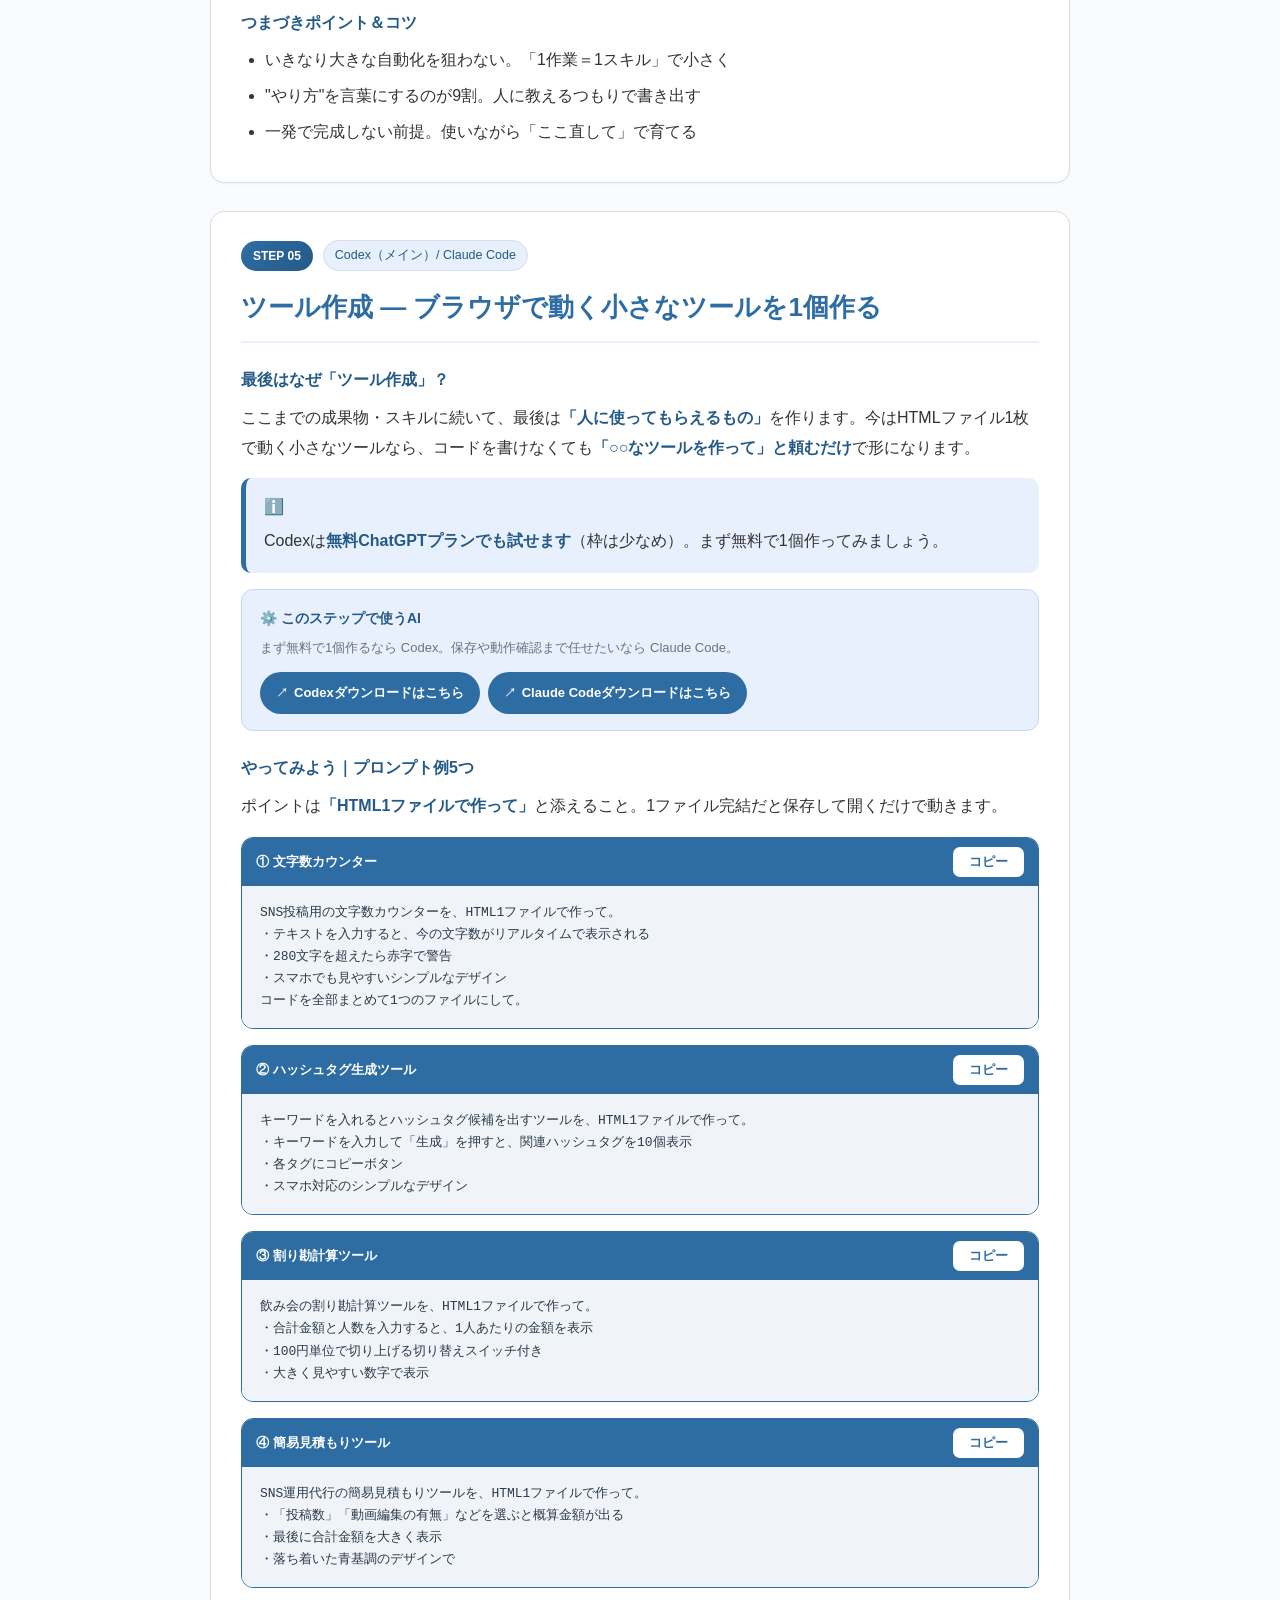
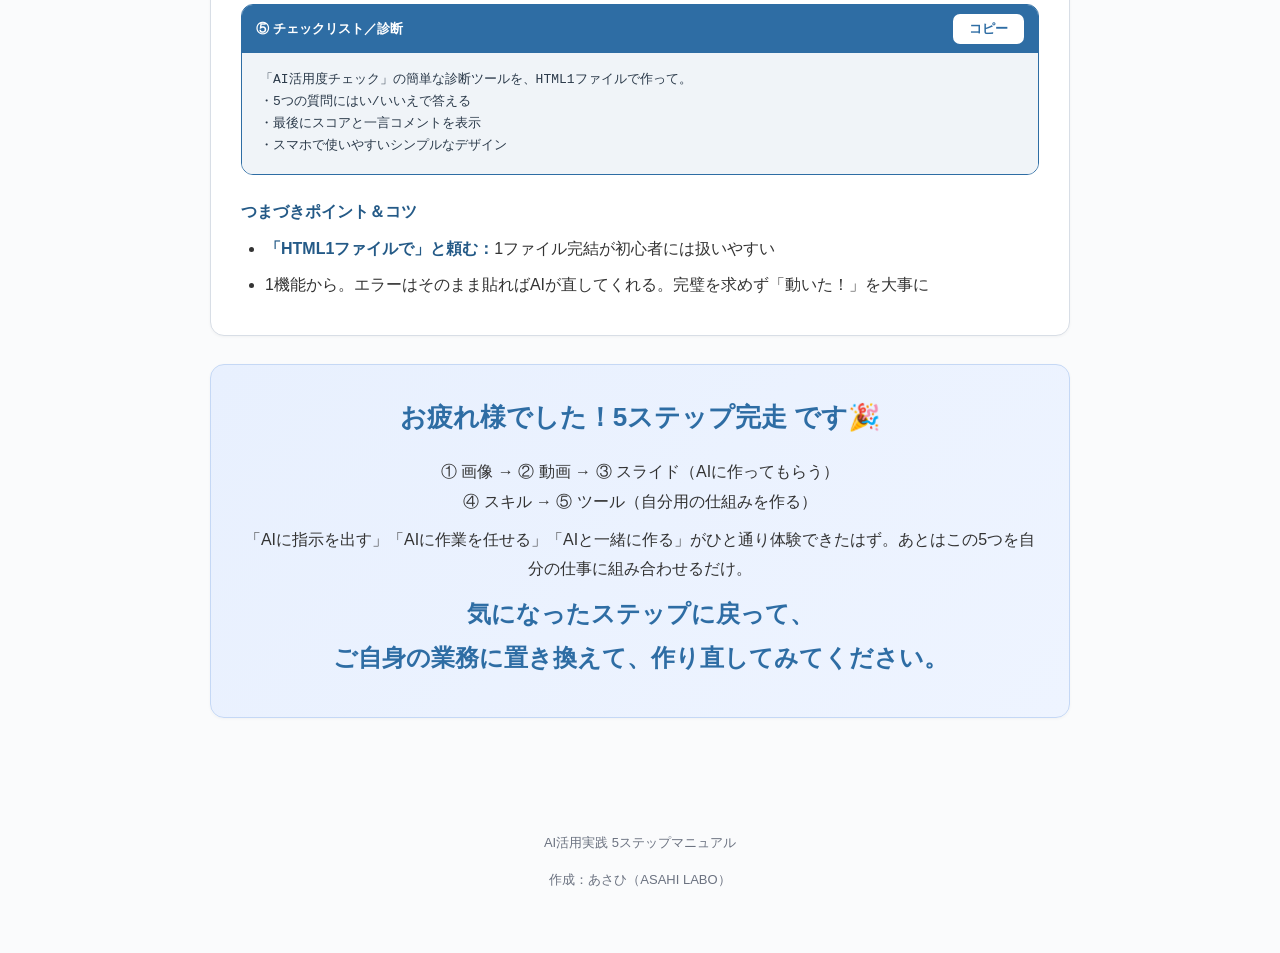
<file: guide/index.html>
<!DOCTYPE html>
<html lang="ja">
<head>
<meta charset="UTF-8">
<meta name="robots" content="noindex,nofollow">
<meta name="viewport" content="width=device-width, initial-scale=1.0">
<title>AI活用実践 5ステップマニュアル｜手を動かしながらAIを"使える"ようになる</title>
<meta name="description" content="画像生成→動画生成→スライド作成→スキル作成→ツール作成。ChatGPT・Gemini・Codex・Claude Codeを使って、初心者が順番に手を動かしながらAIを身につける実践マニュアル。">
<link rel="stylesheet" href="styles.css">
</head>
<body>

<header class="hero">
  <div class="hero-inner">
    <span class="eyebrow">AI STEP-UP — 5つの実践ステップ</span>
    <h1>AI活用実践 5ステップマニュアル</h1>
    <p class="subtitle">手を動かしながら、AIを"使える"ようになる。<br>各ステップで必ず「自分の手で1個作る」実践教材です。</p>
  </div>
</header>

<nav class="toc">
  <div class="toc-inner">
    <span class="toc-title">目次</span>
    <a href="#intro">はじめに</a>
    <a href="#step1">① 画像生成</a>
    <a href="#step2">② 動画生成</a>
    <a href="#step3">③ スライド作成</a>
    <a href="#step4">④ スキル作成</a>
    <a href="#step5">⑤ ツール作成</a>
  </div>
</nav>

<main class="content">

  <!-- イントロ -->
  <section class="block" id="intro">
    <h2>5段階でステップアップ</h2>
    <p>①→⑤の順に、だんだんできることが広がっていく構成です。①〜③はAIに「作ってもらう」体験、④〜⑤は自分用の「仕組みを作る」体験。気になるステップから読んでもOK。</p>
    <div class="table-wrap">
      <table>
        <thead><tr><th>STEP</th><th>テーマ</th><th>使うAI</th><th>作るもの</th></tr></thead>
        <tbody>
          <tr><td>①</td><td>画像生成</td><td>ChatGPT / Gemini など</td><td>SNS投稿用の画像を1枚</td></tr>
          <tr><td>②</td><td>動画生成</td><td>Gemini / Google Flow</td><td>数秒のショート動画を1本</td></tr>
          <tr><td>③</td><td>スライド作成</td><td>ChatGPT / Gemini など</td><td>提案・自己紹介スライドを1セット</td></tr>
          <tr><td>④</td><td>スキル作成</td><td>Codex / Claude Code</td><td>作業を自動化するスキルを1個</td></tr>
          <tr><td>⑤</td><td>ツール作成</td><td>Codex / Claude Code</td><td>ブラウザで動くツールを1個</td></tr>
        </tbody>
      </table>
    </div>
    <div class="callout info">
      <p><span class="strong">無料でも試せます（2026年時点）</span></p>
      <p>有料版のAIを使った方が生成物のクオリティは高いですが、まずは無料版でも十分にこの5段階を体験できます。</p>
      <p>ChatGPT / Gemini … 無料プランでOK（画像・動画生成は回数制限あり）／ Google Flow … 無料枠あり（非課金でも1日50クレジット・Veo 2／Lite中心）／ Codex … 無料ChatGPTプランでも使える（枠は少なめ。本格的に使うならPlus以上）</p>
    </div>
  </section>

  <!-- STEP1 -->
  <section class="block" id="step1">
    <div class="badge-row"><span class="badge">STEP 01</span><span class="tool-tag">ChatGPT / Gemini など</span></div>
    <h2>画像生成 — AIで「使える画像」を1枚作る</h2>
    <h3>このステップでできるようになること</h3>
    <ul>
      <li>文章（プロンプト）を打つだけで、SNS投稿やバナーに使える画像を作れる</li>
      <li>「思った通りの画像」に近づける指示の出し方が分かる</li>
    </ul>
    <h3>なぜ画像生成から始める？</h3>
    <p>AIの中でいちばん「結果が一瞬で目に見える」のが画像生成だから。コードも設定もいらず、チャットに文章を打つだけ。ここで「AIに指示を出す＝プロンプトを書く」感覚をつかんでおくと、このあとが全部ラクになります。</p>

    <div class="ai-pick">
      <div class="pick-label">🎨 このステップで使うAI</div>
      <div class="pick-note">ChatGPT か Gemini、まずはどちらか1つでOK。下のボタンから開けます。</div>
      <div class="btn-row">
        <a class="ai-btn" href="https://chatgpt.com" target="_blank" rel="noopener">ChatGPTを開く</a>
        <a class="ai-btn" href="https://gemini.google.com" target="_blank" rel="noopener">Geminiを開く</a>
      </div>
    </div>

    <h3>やってみよう｜プロンプト例5つ</h3>
    <p>下のプロンプトをコピーして貼り付け、出てきた画像を「もう少し明るく」「文字を消して」など<span class="strong">口語で修正</span>していくのが本番です。</p>

    <div class="prompt-card">
      <div class="prompt-head"><span>① セミナー告知バナー</span><button class="copy-btn" data-target="p-s1-1">コピー</button></div>
      <pre id="p-s1-1">AIセミナーの告知用バナー画像を作って。
横長で、青を基調にした清潔感のあるデザイン。
ノートパソコンとグラフのイラストを入れて。
文字は入れなくていい。</pre>
    </div>
    <div class="prompt-card">
      <div class="prompt-head"><span>② Instagram投稿の表紙</span><button class="copy-btn" data-target="p-s1-2">コピー</button></div>
      <pre id="p-s1-2">Instagram投稿の表紙に使う背景画像を作って。
正方形、パステル調でやわらかい雰囲気。
右下に小さく観葉植物。
あとで文字を乗せるので、中央は余白を広めにして。</pre>
    </div>
    <div class="prompt-card">
      <div class="prompt-head"><span>③ ブログ／noteのアイキャッチ</span><button class="copy-btn" data-target="p-s1-3">コピー</button></div>
      <pre id="p-s1-3">ブログ記事のアイキャッチ画像を作って。
テーマは「副業の始め方」。
横長で、明るくポジティブな印象。
人物は入れず、コインと矢印のシンプルなイラストで。</pre>
    </div>
    <div class="prompt-card">
      <div class="prompt-head"><span>④ プロフィールアイコンのベース</span><button class="copy-btn" data-target="p-s1-4">コピー</button></div>
      <pre id="p-s1-4">SNSのプロフィールアイコンに使うイラストを作って。
正方形、フラットでシンプルなデザイン。
コーヒーカップをモチーフに、背景は淡いベージュ1色。</pre>
    </div>
    <div class="prompt-card">
      <div class="prompt-head"><span>⑤ 商品紹介の背景画像</span><button class="copy-btn" data-target="p-s1-5">コピー</button></div>
      <pre id="p-s1-5">化粧品の商品紹介に使う背景画像を作って。
高級感のある白〜ベージュのグラデーション。
中央に商品を置けるよう、まわりに余白と柔らかい影。
小物として花びらを少しだけ散らして。</pre>
    </div>

    <h3>つまづきポイント＆コツ</h3>
    <ul class="avoid">
      <li>「かっこいい画像作って」だけ → 抽象的すぎて毎回バラバラに</li>
    </ul>
    <p><span class="strong">⭕ 4点セットで指定すると安定：</span>①用途 ②雰囲気 ③入れる要素 ④色</p>
    <div class="callout warn"><strong>文字は苦手</strong>無料版のAIだと画像内の日本語文字は崩れやすい。生成画像への日本語文字の出力を安定させるには有料版を活用するのが推奨です。また無料プランは生成回数の上限が少なめです。</div>
  </section>

  <!-- STEP2 -->
  <section class="block" id="step2">
    <div class="badge-row"><span class="badge">STEP 02</span><span class="tool-tag">Gemini / Google Flow</span></div>
    <h2>動画生成 — AIで数秒のショート動画を1本作る</h2>
    <h3>このステップでできるようになること</h3>
    <ul>
      <li>文章を打つだけで、数秒のショート動画を作れる</li>
      <li>SNSの背景動画や、商品・サービスの短い紹介クリップが自作できる</li>
    </ul>
    <h3>なぜ Gemini / Flow？</h3>
    <p>STEP①の静止画を「動かす」番。Googleの <span class="strong">Veo</span> という技術で文章から動画が作れます。手軽さ重視なら <span class="strong">Gemini</span>、動画を作り込みたいなら専用画面の <span class="strong">Google Flow</span>。</p>

    <div class="ai-pick">
      <div class="pick-label">🎬 このステップで使うAI</div>
      <div class="pick-note">まずは手軽な Gemini で1本。慣れたら動画専用の Google Flow（無料枠：1日50クレジット）へ。</div>
      <div class="btn-row">
        <a class="ai-btn" href="https://gemini.google.com" target="_blank" rel="noopener">Geminiを開く</a>
        <a class="ai-btn" href="https://labs.google/flow" target="_blank" rel="noopener">Google Flowを開く</a>
      </div>
    </div>

    <h3>やってみよう｜プロンプト例5つ</h3>
    <p>「もう少し明るい時間帯に」「カメラの動きをゆっくりに」など、出てきた動画を口語で修正していきます。</p>

    <div class="prompt-card">
      <div class="prompt-head"><span>① 夕暮れの海辺（後ろ姿）</span><button class="copy-btn" data-target="p-s2-1">コピー</button></div>
      <pre id="p-s2-1">夕暮れの海辺を、後ろ姿で歩いている人の8秒の動画を作って。
シネマティックで、波の音が聞こえてきそうな雰囲気。
カメラはゆっくり後ろから追いかける感じで。</pre>
    </div>
    <div class="prompt-card">
      <div class="prompt-head"><span>② コーヒーを淹れる手元</span><button class="copy-btn" data-target="p-s2-2">コピー</button></div>
      <pre id="p-s2-2">コーヒーをドリップしている手元のアップを8秒の動画で作って。
湯気がふわっと立ちのぼる、あたたかい朝の雰囲気。
カメラは固定で、ゆっくりとした動き。</pre>
    </div>
    <div class="prompt-card">
      <div class="prompt-head"><span>③ 商品をくるっと見せる</span><button class="copy-btn" data-target="p-s2-3">コピー</button></div>
      <pre id="p-s2-3">白い背景の上で、化粧品のボトルがゆっくり360度回転する8秒の動画。
清潔感があって高級感のあるライティング。
余計な物は置かず、商品だけを引き立てて。</pre>
    </div>
    <div class="prompt-card">
      <div class="prompt-head"><span>④ 都会の夜景（タイムラプス風）</span><button class="copy-btn" data-target="p-s2-4">コピー</button></div>
      <pre id="p-s2-4">都会の夜景を見下ろす8秒の動画。
車のライトが流れるタイムラプス風で、上品でスタイリッシュ。
SNSの背景クリップに使える雰囲気で。</pre>
    </div>
    <div class="prompt-card">
      <div class="prompt-head"><span>⑤ 観葉植物に光が差す癒し系</span><button class="copy-btn" data-target="p-s2-5">コピー</button></div>
      <pre id="p-s2-5">窓辺の観葉植物に、朝の光がやわらかく差し込む8秒の動画。
ゆっくり葉が揺れる、癒し系でナチュラルな雰囲気。
カメラはほんの少しだけ寄っていく動き。</pre>
    </div>

    <h3>つまづきポイント＆コツ</h3>
    <ul>
      <li><span class="strong">無料枠の制限：</span>8秒・720p・「Made with Veo」の透かし入り。Flowは1日のクレジット上限あり</li>
      <li><span class="strong">動きは"ひとつ"に絞る：</span>「歩く」など動作を1つにすると安定。盛り込みすぎると崩れる</li>
      <li>長尺は苦手 → まず数秒の1カットで成功体験を。文字テロップは編集アプリで後乗せが安全</li>
    </ul>
  </section>

  <!-- STEP3 -->
  <section class="block" id="step3">
    <div class="badge-row"><span class="badge">STEP 03</span><span class="tool-tag">ChatGPT / Gemini など</span></div>
    <h2>スライド作成 — 提案／自己紹介スライドを1セット作る</h2>
    <h3>このステップでできるようになること</h3>
    <ul>
      <li>「テーマ」を伝えるだけで、スライドの構成と文章をAIに作ってもらえる</li>
      <li>自己紹介・サービス提案・セミナー資料のたたき台が一瞬で用意できる</li>
    </ul>
    <h3>なぜ ChatGPT / Gemini？</h3>
    <p>スライドで時間がかかるのは「構成」と「各ページの文章」。ここをAIに任せると一気にラクに。<span class="strong">構成→中身</span>の順で作るのがコツです。</p>

    <div class="ai-pick">
      <div class="pick-label">📊 このステップで使うAI</div>
      <div class="pick-note">構成と文章はChatGPT/Geminiで作り、見た目はGoogleスライドやCanvaで整えます。</div>
      <div class="btn-row">
        <a class="ai-btn" href="https://chatgpt.com" target="_blank" rel="noopener">ChatGPTを開く</a>
        <a class="ai-btn" href="https://gemini.google.com" target="_blank" rel="noopener">Geminiを開く</a>
      </div>
    </div>

    <h3>やってみよう｜プロンプト例5つ</h3>
    <p>むずかしく考えず、上から順にコピペして試すだけでOK。①で全体の骨組みを作って、②以降で1ページずつ仕上げていきます。</p>

    <div class="prompt-card">
      <div class="prompt-head"><span>① まず構成を考えてもらう</span><button class="copy-btn" data-target="p-s3-1">コピー</button></div>
      <pre id="p-s3-1">自己紹介のスライドを作りたいです。
全部で5枚くらいで、各ページのタイトルだけ考えてください。</pre>
    </div>
    <div class="prompt-card">
      <div class="prompt-head"><span>② 1ページぶんの文章を作る</span><button class="copy-btn" data-target="p-s3-2">コピー</button></div>
      <pre id="p-s3-2">1枚目「自己紹介」のページに書く文章を、
3行くらいの短い文で作ってください。</pre>
    </div>
    <div class="prompt-card">
      <div class="prompt-head"><span>③ やさしい言葉に直す</span><button class="copy-btn" data-target="p-s3-3">コピー</button></div>
      <pre id="p-s3-3">次の文章を、スライド用に短く・やさしい言葉に直してください。

（ここに直したい文章を貼る）</pre>
    </div>
    <div class="prompt-card">
      <div class="prompt-head"><span>④ 箇条書きにまとめる</span><button class="copy-btn" data-target="p-s3-4">コピー</button></div>
      <pre id="p-s3-4">次の内容を、スライドに載せる箇条書き3つにまとめてください。

（ここにまとめたい内容を貼る）</pre>
    </div>
    <div class="prompt-card">
      <div class="prompt-head"><span>⑤ タイトル案を出してもらう</span><button class="copy-btn" data-target="p-s3-5">コピー</button></div>
      <pre id="p-s3-5">「はじめてのAI活用」というテーマのスライドの、
表紙タイトル案を5つ考えてください。</pre>
    </div>

    <h3>つまづきポイント＆コツ</h3>
    <ul>
      <li><span class="strong">AIは文字を詰め込みすぎる：</span>「1スライド＝メッセージ1つ」「1行は短く」と指示して削る</li>
      <li><span class="strong">相手を必ず伝える：</span>「誰に向けた資料か」を書くと刺さる言葉で書いてくれる</li>
      <li>デザインはAIに求めすぎず、清書ツール側で。AIには「中身」を任せる</li>
    </ul>
  </section>

  <!-- STEP4 -->
  <section class="block" id="step4">
    <div class="badge-row"><span class="badge">STEP 04</span><span class="tool-tag">Codex（メイン）/ Claude Code</span></div>
    <h2>スキル作成 — 自分の作業をAIに覚えさせる</h2>
    <h3>「スキル」ってなに？</h3>
    <p>毎回ゼロから指示せず、<span class="strong">「この作業はいつもこうやる」という手順をAIに登録</span>しておくこと。一度作れば「あれやって」の一言で同じ品質の作業が返ってきます。ここからは<span class="strong">作業のやり方そのものをAIに持たせる</span>段階です。</p>
    <div class="callout info"><p>Codexは<span class="strong">無料ChatGPTプランでも使えます</span>（ChatGPTアカウントでサインイン。macOSのCodexアプリでも同じアカウントで使えます）。無料枠は少なめで、本格的に使うならPlus（月20ドル）以上。まず無料で触ってみるのに最適。</p></div>

    <div class="ai-pick">
      <div class="pick-label">🛠 このステップで使うAI</div>
      <div class="pick-note">まず無料で触るなら Codex。保存・呼び出しの仕組みをしっかり使うなら Claude Code。</div>
      <div class="btn-row">
        <a class="ai-btn" href="https://chatgpt.com/codex" target="_blank" rel="noopener">Codexダウンロードはこちら</a>
        <a class="ai-btn" href="https://claude.com/download" target="_blank" rel="noopener">Claude Codeダウンロードはこちら</a>
      </div>
    </div>

    <h3>やってみよう｜プロンプト例5つ</h3>
    <p>まず「やり方」を言葉にして渡し、スキルとして保存 → 次からは一言で呼び出します。</p>

    <div class="prompt-card">
      <div class="prompt-head"><span>① 議事録フォーマット整形</span><button class="copy-btn" data-target="p-s4-1">コピー</button></div>
      <pre id="p-s4-1">打ち合わせのメモを渡すので、いつも同じフォーマットの議事録に
整えるスキルを作りたい。フォーマットは
「日時／参加者／決まったこと／次のアクション」の4項目。
この作業をいつでも呼び出せるようにして。</pre>
    </div>
    <div class="prompt-card">
      <div class="prompt-head"><span>② todoの優先度づけ</span><button class="copy-btn" data-target="p-s4-2">コピー</button></div>
      <pre id="p-s4-2">やることを箇条書きで渡すので、
「緊急度×重要度」で並べ替えて、今日やるべき3つを選んでくれる
スキルを作って。理由も一言ずつ添えて。</pre>
    </div>
    <div class="prompt-card">
      <div class="prompt-head"><span>③ SNS投稿文のテンプレ化</span><button class="copy-btn" data-target="p-s4-3">コピー</button></div>
      <pre id="p-s4-3">商品名と特徴を渡すと、Instagram投稿文を作るスキルを作りたい。
構成は「共感の一言→ベネフィット3つ→行動の呼びかけ→ハッシュタグ5個」。
親しみやすい口調で。</pre>
    </div>
    <div class="prompt-card">
      <div class="prompt-head"><span>④ 問い合わせ返信の下書き</span><button class="copy-btn" data-target="p-s4-4">コピー</button></div>
      <pre id="p-s4-4">お客様からの問い合わせ文を貼ると、
ていねいな返信の下書きを作るスキルを作って。
「お礼→回答→次のご案内→締めの挨拶」の流れで、
かたすぎない敬語で。</pre>
    </div>
    <div class="prompt-card">
      <div class="prompt-head"><span>⑤ 日報フォーマット</span><button class="copy-btn" data-target="p-s4-5">コピー</button></div>
      <pre id="p-s4-5">その日やったことを箇条書きで渡すと、
「今日の成果／気づき／明日やること」の3項目に整理した
日報にしてくれるスキルを作って。</pre>
    </div>

    <h3>つまづきポイント＆コツ</h3>
    <ul>
      <li>いきなり大きな自動化を狙わない。「1作業＝1スキル」で小さく</li>
      <li>"やり方"を言葉にするのが9割。人に教えるつもりで書き出す</li>
      <li>一発で完成しない前提。使いながら「ここ直して」で育てる</li>
    </ul>
  </section>

  <!-- STEP5 -->
  <section class="block" id="step5">
    <div class="badge-row"><span class="badge">STEP 05</span><span class="tool-tag">Codex（メイン）/ Claude Code</span></div>
    <h2>ツール作成 — ブラウザで動く小さなツールを1個作る</h2>
    <h3>最後はなぜ「ツール作成」？</h3>
    <p>ここまでの成果物・スキルに続いて、最後は<span class="strong">「人に使ってもらえるもの」</span>を作ります。今はHTMLファイル1枚で動く小さなツールなら、コードを書けなくても<span class="strong">「○○なツールを作って」と頼むだけ</span>で形になります。</p>
    <div class="callout info"><p>Codexは<span class="strong">無料ChatGPTプランでも試せます</span>（枠は少なめ）。まず無料で1個作ってみましょう。</p></div>

    <div class="ai-pick">
      <div class="pick-label">⚙️ このステップで使うAI</div>
      <div class="pick-note">まず無料で1個作るなら Codex。保存や動作確認まで任せたいなら Claude Code。</div>
      <div class="btn-row">
        <a class="ai-btn" href="https://chatgpt.com/codex" target="_blank" rel="noopener">Codexダウンロードはこちら</a>
        <a class="ai-btn" href="https://claude.com/download" target="_blank" rel="noopener">Claude Codeダウンロードはこちら</a>
      </div>
    </div>

    <h3>やってみよう｜プロンプト例5つ</h3>
    <p>ポイントは<span class="strong">「HTML1ファイルで作って」</span>と添えること。1ファイル完結だと保存して開くだけで動きます。</p>

    <div class="prompt-card">
      <div class="prompt-head"><span>① 文字数カウンター</span><button class="copy-btn" data-target="p-s5-1">コピー</button></div>
      <pre id="p-s5-1">SNS投稿用の文字数カウンターを、HTML1ファイルで作って。
・テキストを入力すると、今の文字数がリアルタイムで表示される
・280文字を超えたら赤字で警告
・スマホでも見やすいシンプルなデザイン
コードを全部まとめて1つのファイルにして。</pre>
    </div>
    <div class="prompt-card">
      <div class="prompt-head"><span>② ハッシュタグ生成ツール</span><button class="copy-btn" data-target="p-s5-2">コピー</button></div>
      <pre id="p-s5-2">キーワードを入れるとハッシュタグ候補を出すツールを、HTML1ファイルで作って。
・キーワードを入力して「生成」を押すと、関連ハッシュタグを10個表示
・各タグにコピーボタン
・スマホ対応のシンプルなデザイン</pre>
    </div>
    <div class="prompt-card">
      <div class="prompt-head"><span>③ 割り勘計算ツール</span><button class="copy-btn" data-target="p-s5-3">コピー</button></div>
      <pre id="p-s5-3">飲み会の割り勘計算ツールを、HTML1ファイルで作って。
・合計金額と人数を入力すると、1人あたりの金額を表示
・100円単位で切り上げる切り替えスイッチ付き
・大きく見やすい数字で表示</pre>
    </div>
    <div class="prompt-card">
      <div class="prompt-head"><span>④ 簡易見積もりツール</span><button class="copy-btn" data-target="p-s5-4">コピー</button></div>
      <pre id="p-s5-4">SNS運用代行の簡易見積もりツールを、HTML1ファイルで作って。
・「投稿数」「動画編集の有無」などを選ぶと概算金額が出る
・最後に合計金額を大きく表示
・落ち着いた青基調のデザインで</pre>
    </div>
    <div class="prompt-card">
      <div class="prompt-head"><span>⑤ チェックリスト／診断</span><button class="copy-btn" data-target="p-s5-5">コピー</button></div>
      <pre id="p-s5-5">「AI活用度チェック」の簡単な診断ツールを、HTML1ファイルで作って。
・5つの質問にはい/いいえで答える
・最後にスコアと一言コメントを表示
・スマホで使いやすいシンプルなデザイン</pre>
    </div>

    <h3>つまづきポイント＆コツ</h3>
    <ul>
      <li><span class="strong">「HTML1ファイルで」と頼む：</span>1ファイル完結が初心者には扱いやすい</li>
      <li>1機能から。エラーはそのまま貼ればAIが直してくれる。完璧を求めず「動いた！」を大事に</li>
    </ul>
  </section>

  <!-- 完走 -->
  <section class="block finish">
    <h2>お疲れ様でした！5ステップ完走 です🎉</h2>
    <p>① 画像 → ② 動画 → ③ スライド（AIに作ってもらう）<br>④ スキル → ⑤ ツール（自分用の仕組みを作る）</p>
    <p>「AIに指示を出す」「AIに作業を任せる」「AIと一緒に作る」がひと通り体験できたはず。あとはこの5つを自分の仕事に組み合わせるだけ。</p>
    <p class="closing-line">気になったステップに戻って、<wbr>ご自身の業務に置き換えて、<wbr>作り直してみてください。</p>
  </section>

</main>

<footer class="site-footer">
  <p>AI活用実践 5ステップマニュアル</p>
  <p>作成：あさひ（ASAHI LABO）</p>
</footer>

<script src="script.js"></script>
</body>
</html>
</file>
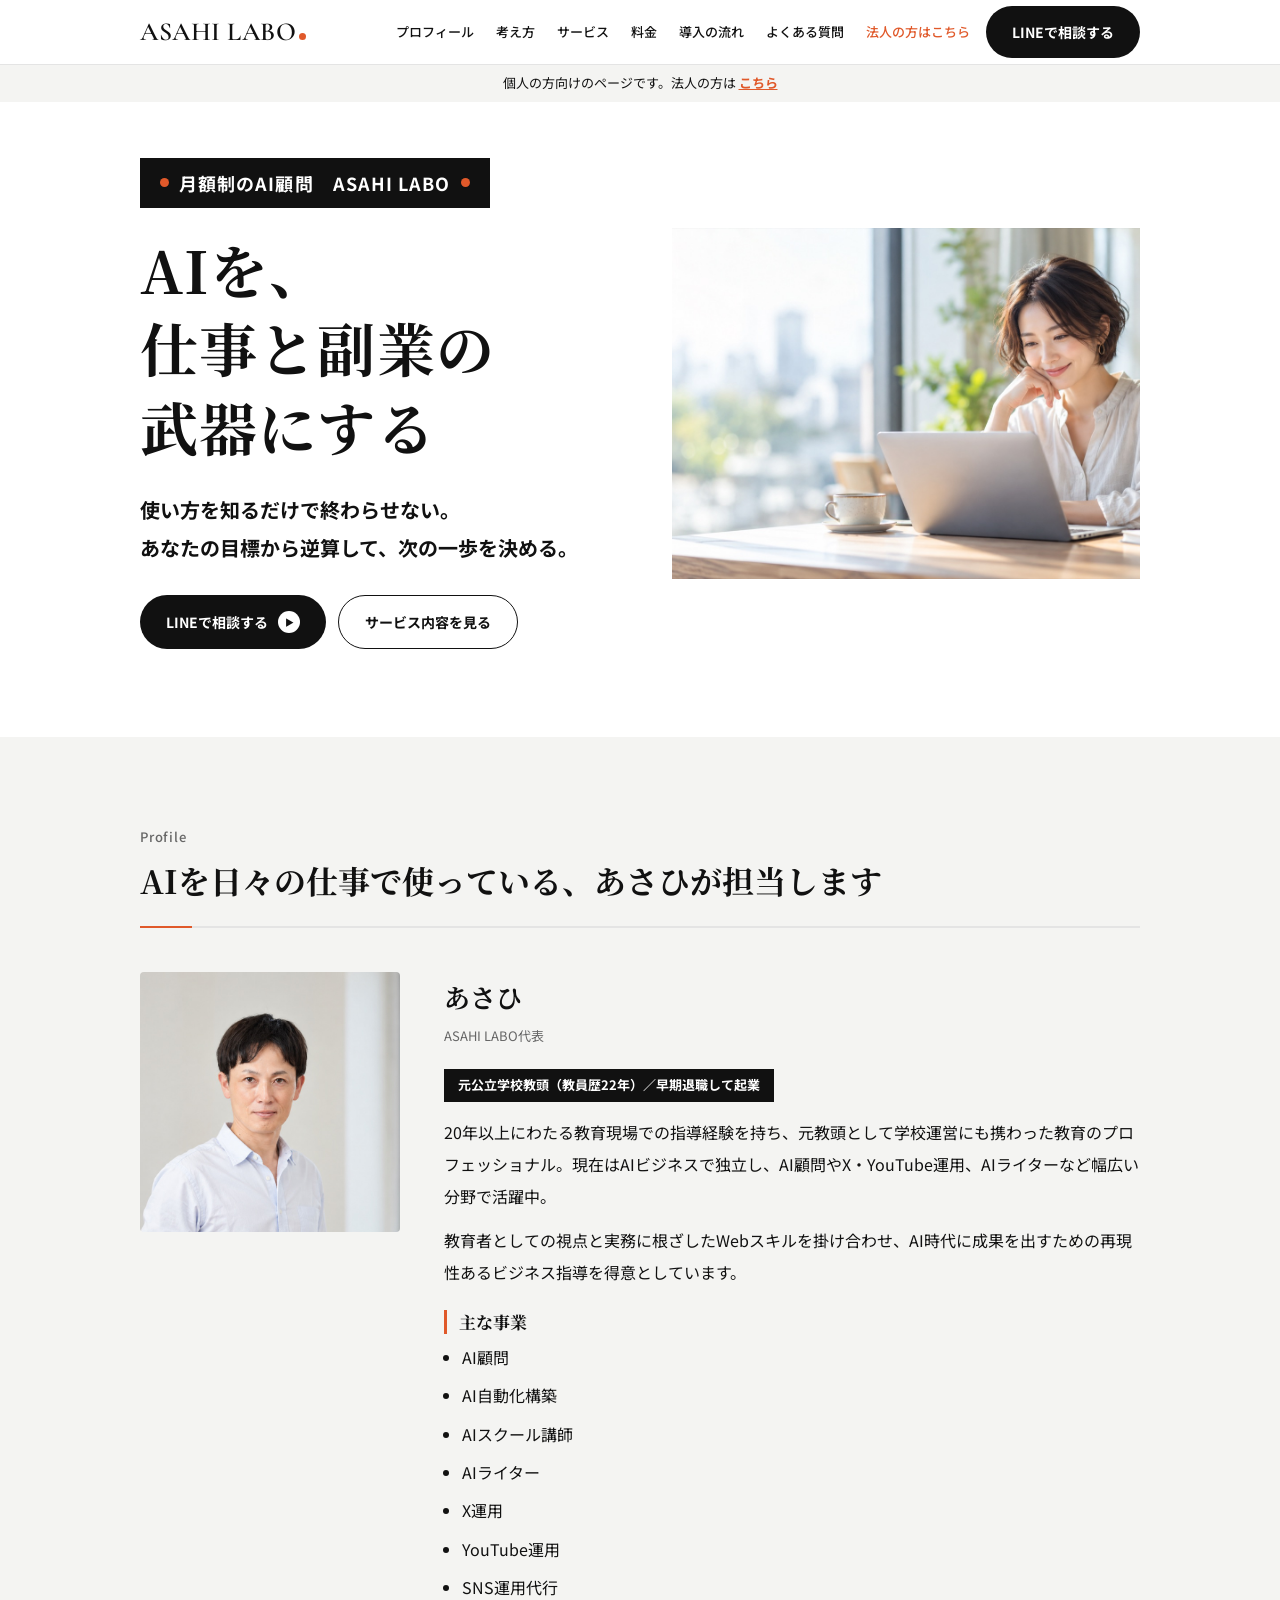
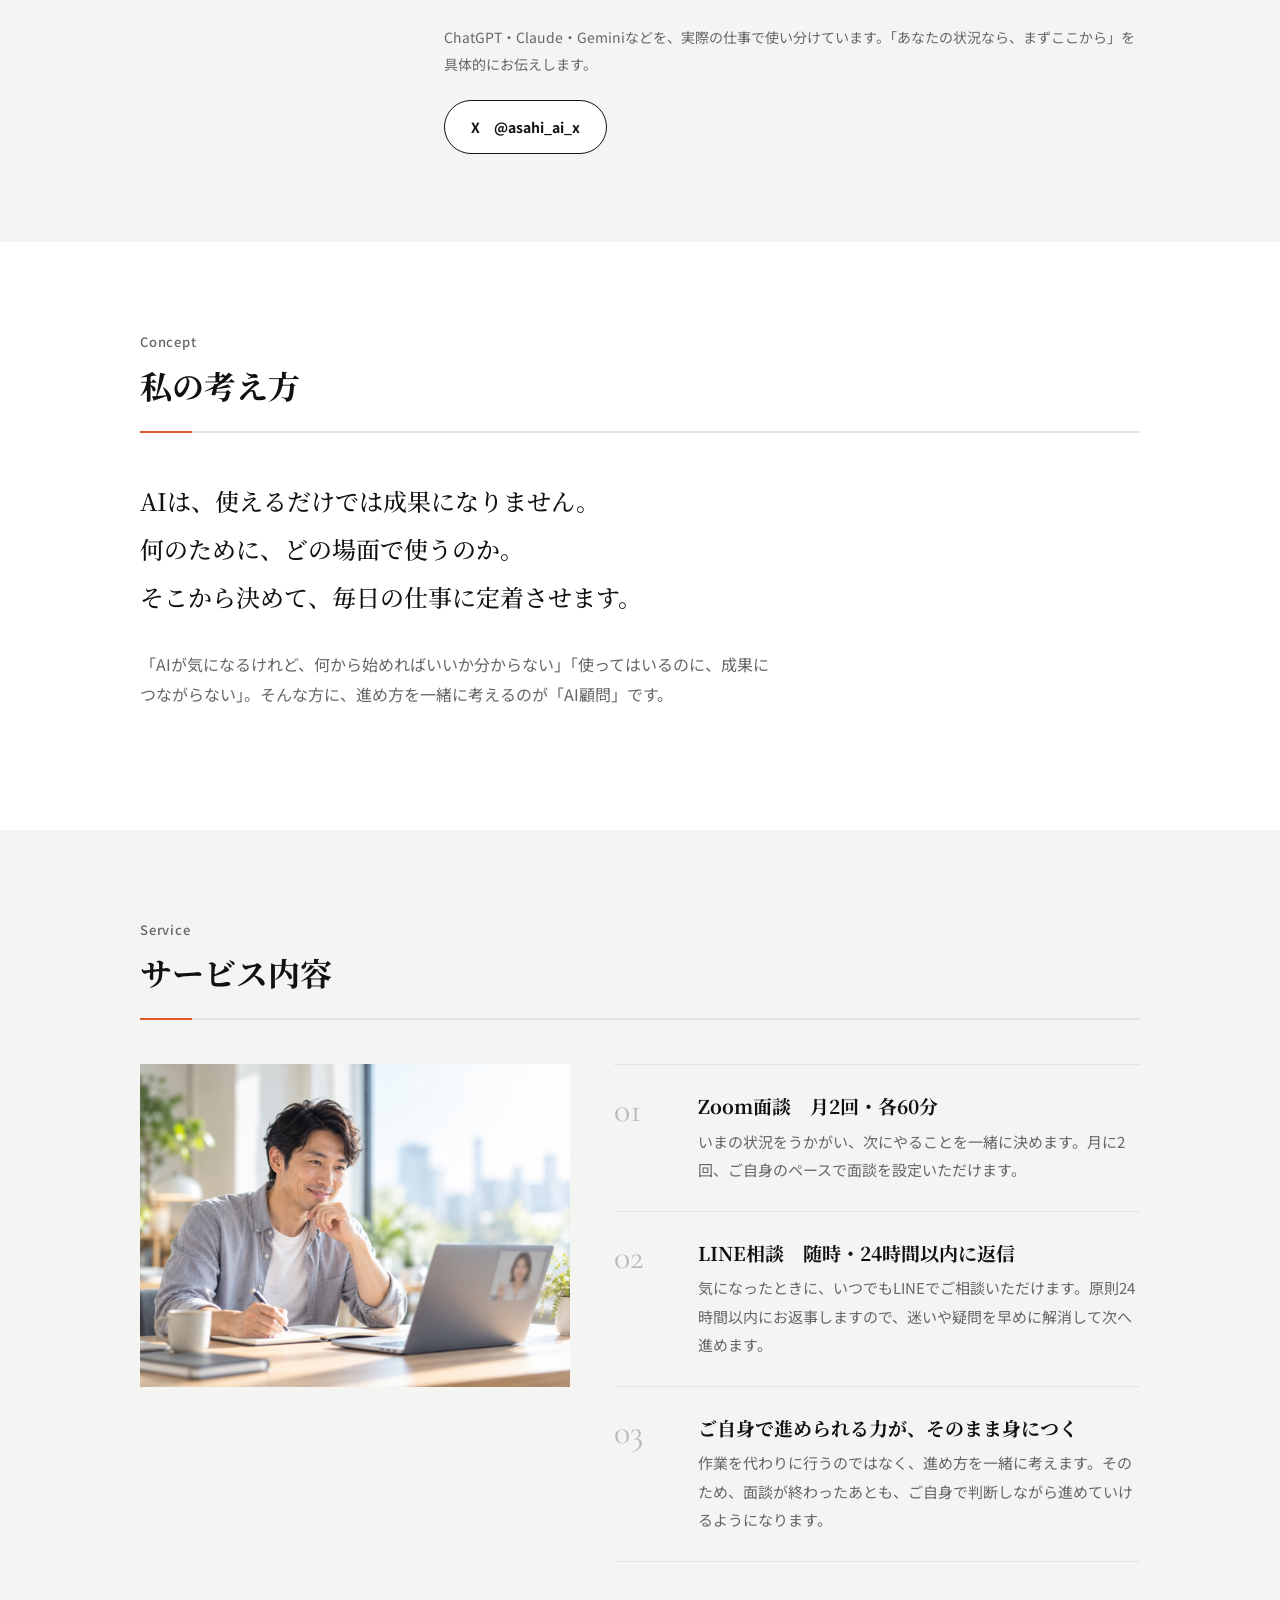
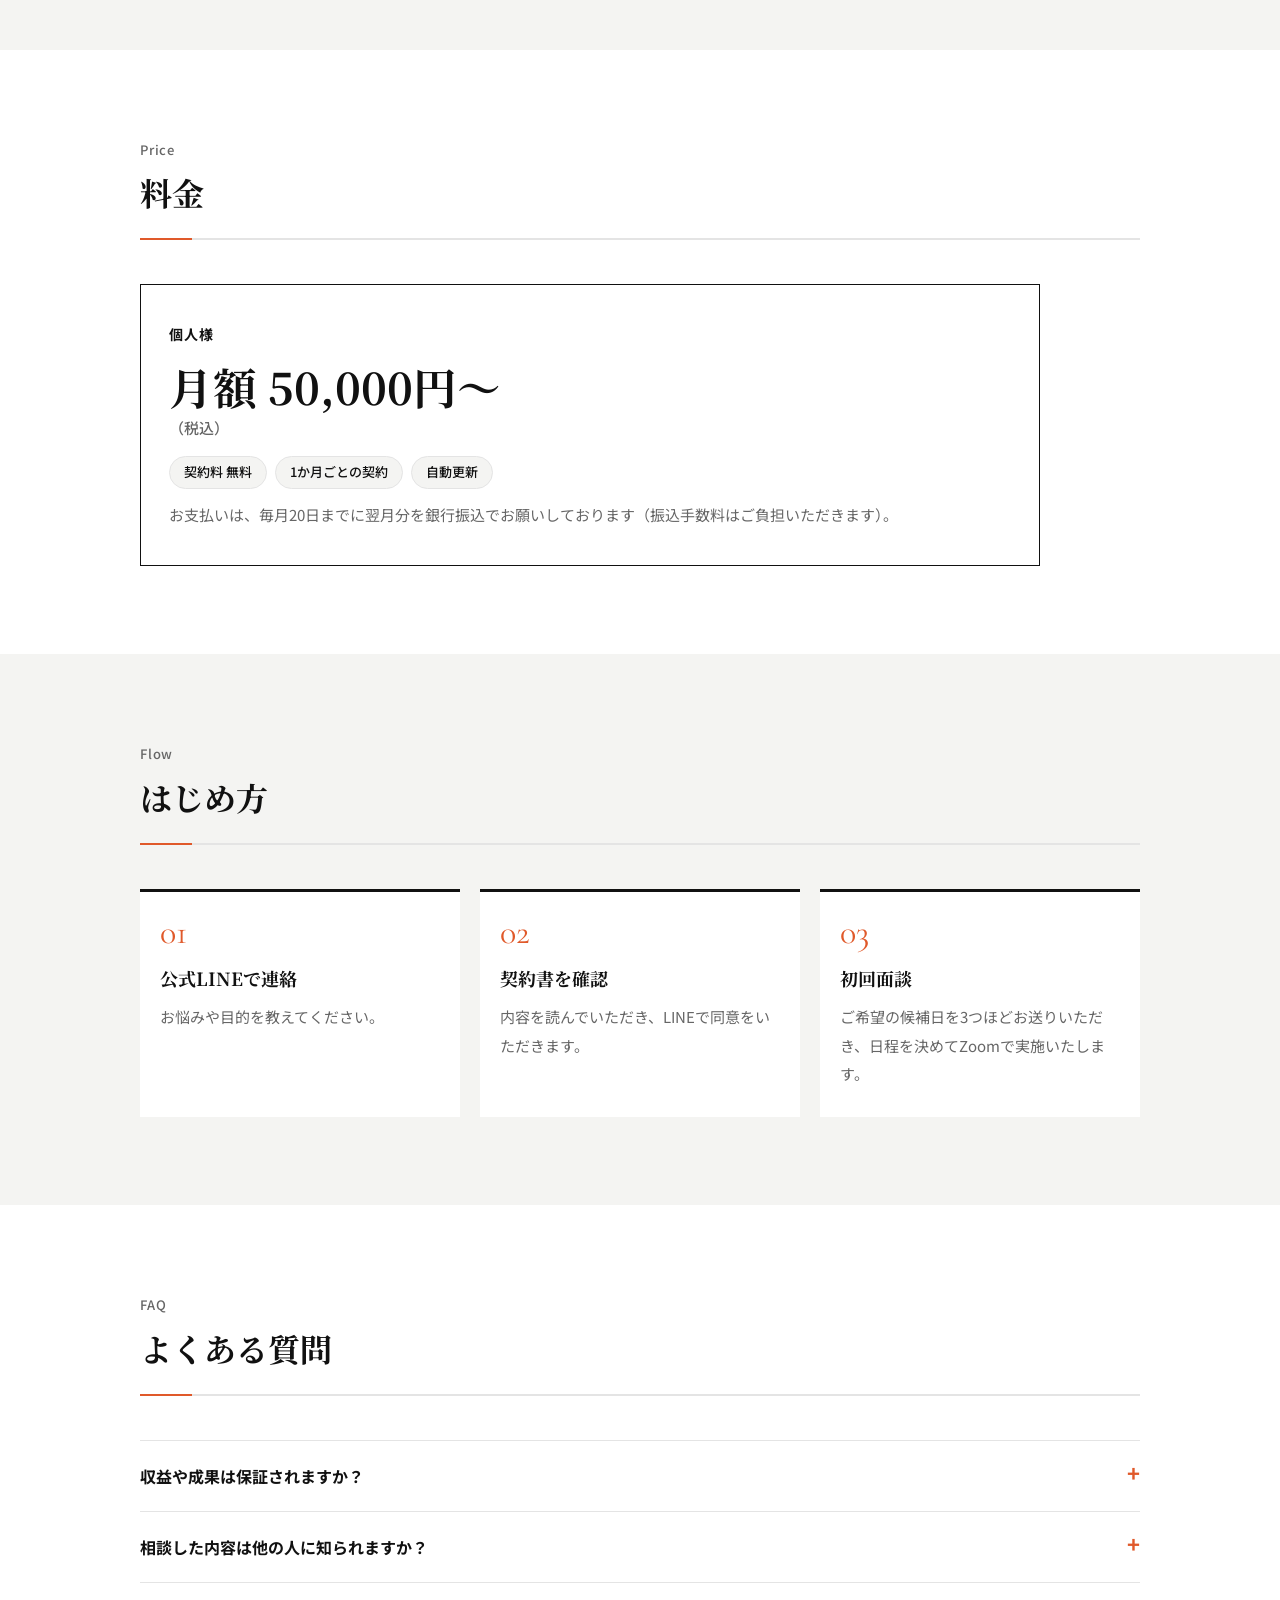
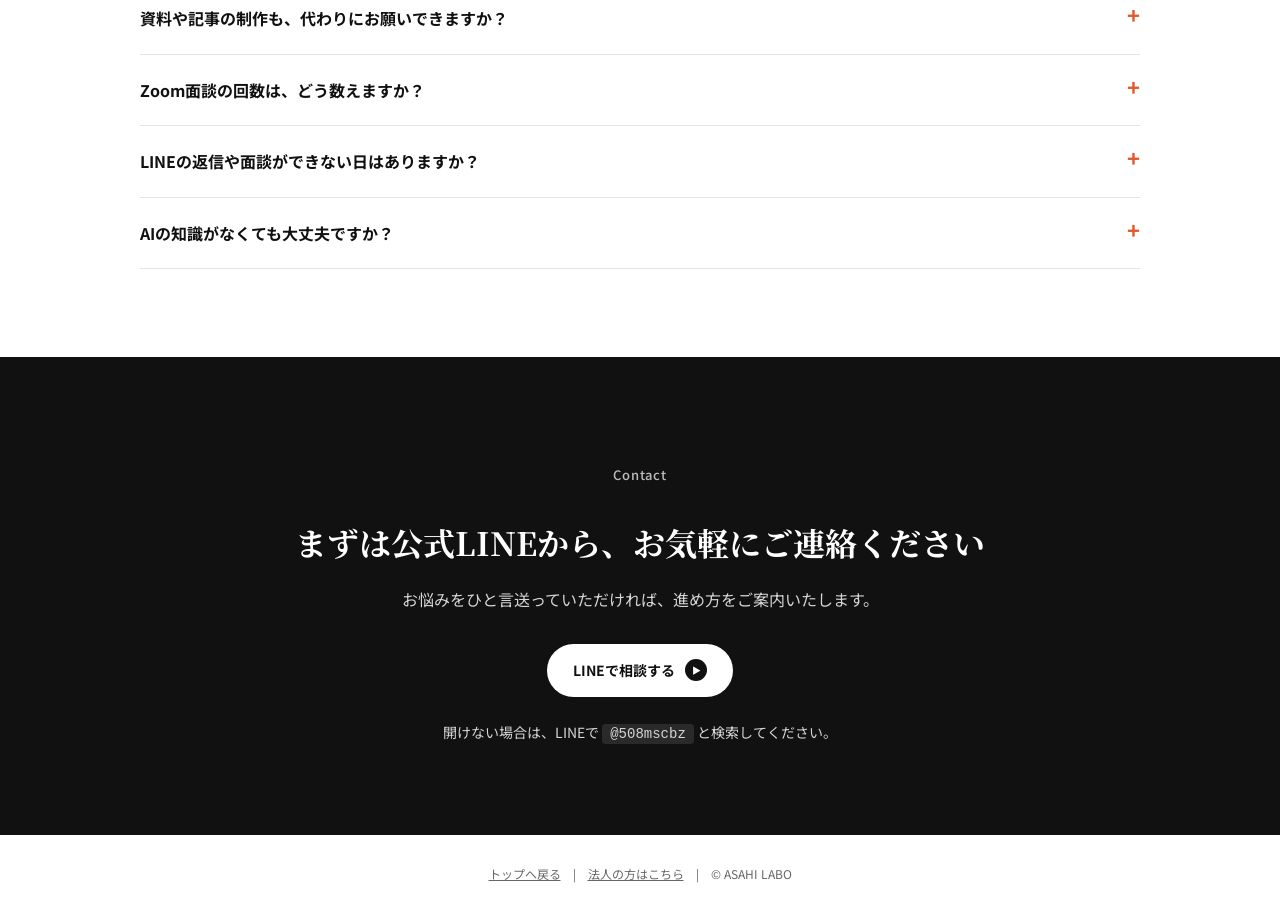
<file: personal/index.html>
<!doctype html>
<html lang="ja">
<head>
<meta charset="utf-8">
<meta name="viewport" content="width=device-width,initial-scale=1">
<meta name="description" content="個人の方向けAI顧問。AI活用と副業の進め方を、月2回のZoom面談とLINE相談でサポートします。">
<title>個人の方向けAI顧問 ASAHI LABO</title>
<link rel="stylesheet" href="https://fonts.googleapis.com/css2?family=Noto+Serif+JP:wght@500;700&family=Noto+Sans+JP:wght@400;500;700&family=Cormorant+Garamond:wght@600&display=swap">
<link rel="stylesheet" href="../assets/style.css">
</head>
<body>
<header class="top">
  <div class="in">
    <a class="logo" href="#top">ASAHI LABO<i></i></a>
    <nav class="nav" aria-label="ページ内メニュー">
      <a href="#profile">プロフィール</a><a href="#concept">考え方</a><a href="#service">サービス</a><a href="#price">料金</a><a href="#flow">導入の流れ</a><a href="#faq">よくある質問</a><a href="../corporate/" style="color:var(--accent)">法人の方はこちら</a>
    </nav>
    <a class="btn" href="https://line.me/R/ti/p/@508mscbz" target="_blank" rel="noopener">LINEで相談する</a>
  </div>
</header>
<div class="switch">個人の方向けのページです。法人の方は <a href="../corporate/">こちら</a></div>

<main id="top">
  <div class="hero">
    <div class="in hero-grid">
      <div>
        <p class="tag"><i></i>月額制のAI顧問　ASAHI LABO<i></i></p>
        <h1><span class="nw">AIを、</span><span class="nw">仕事と副業の</span><span class="nw">武器にする</span></h1>
        <p class="sub">使い方を知るだけで終わらせない。<br>あなたの目標から逆算して、次の一歩を決める。</p>
        <div class="acts">
          <a class="btn" href="https://line.me/R/ti/p/@508mscbz" target="_blank" rel="noopener">LINEで相談する <span class="dot">▶</span></a>
          <a class="btn ghost" href="#service">サービス内容を見る</a>
        </div>
      </div>
      <img class="photo" src="../assets/hero.jpg" alt="明るいカフェで、ノートパソコンのAI画面を見ながら微笑む人">
    </div>
  </div>

  <section id="profile" class="alt">
    <div class="in">
      <div class="head"><p class="eyebrow">Profile</p><h2>AIを日々の仕事で使っている、あさひが担当します</h2></div>
      <div class="prof">
        <img class="photo pf" src="../assets/profile.jpg" alt="あさひ">
        <div>
          <h3>あさひ</h3>
          <p class="ruby">ASAHI LABO代表</p>
          <p class="career-tag">元公立学校教頭（教員歴22年）／早期退職して起業</p>
          <p class="career">20年以上にわたる教育現場での指導経験を持ち、元教頭として学校運営にも携わった教育のプロフェッショナル。現在はAIビジネスで独立し、AI顧問やX・YouTube運用、AIライターなど幅広い分野で活躍中。</p>
          <p class="career-sub">教育者としての視点と実務に根ざしたWebスキルを掛け合わせ、AI時代に成果を出すための再現性あるビジネス指導を得意としています。</p>
          <p class="biz-title">主な事業</p>
          <ul>
            <li>AI顧問</li>
            <li>AI自動化構築</li>
            <li>AIスクール講師</li>
            <li>AIライター</li>
            <li>X運用</li>
            <li>YouTube運用</li>
            <li>SNS運用代行</li>
          </ul>
          <p class="note" style="margin-top:22px">ChatGPT・Claude・Geminiなどを、実際の仕事で使い分けています。「あなたの状況なら、まずここから」を具体的にお伝えします。</p>
          <p style="margin:22px 0 0"><a class="btn ghost" href="https://x.com/asahi_ai_x" target="_blank" rel="noopener">X　@asahi_ai_x</a></p>
        </div>
      </div>
    </div>
  </section>

  <section id="concept">
    <div class="in">
      <div class="head"><p class="eyebrow">Concept</p><h2>私の考え方</h2></div>
      <p class="big">AIは、使えるだけでは成果になりません。<br>何のために、どの場面で使うのか。<br>そこから決めて、毎日の仕事に定着させます。</p>
      <p class="lead" style="margin-top:28px;color:var(--muted)">「AIが気になるけれど、何から始めればいいか分からない」「使ってはいるのに、成果につながらない」。そんな方に、進め方を一緒に考えるのが「AI顧問」です。</p>
    </div>
  </section>

  <section id="service" class="alt">
    <div class="in">
      <div class="head"><p class="eyebrow">Service</p><h2>サービス内容</h2></div>
      <div class="svc-grid">
      <img class="photo" src="../assets/meeting.jpg" alt="オンライン面談でメモを取りながら話を聞く人" style="aspect-ratio:4/3">
      <ol class="list">
        <li><span class="n">01</span><div><h3>Zoom面談　月2回・各60分</h3><p>いまの状況をうかがい、次にやることを一緒に決めます。月に2回、ご自身のペースで面談を設定いただけます。</p></div></li>
        <li><span class="n">02</span><div><h3>LINE相談　随時・24時間以内に返信</h3><p>気になったときに、いつでもLINEでご相談いただけます。原則24時間以内にお返事しますので、迷いや疑問を早めに解消して次へ進めます。</p></div></li>
        <li><span class="n">03</span><div><h3>ご自身で進められる力が、そのまま身につく</h3><p>作業を代わりに行うのではなく、進め方を一緒に考えます。そのため、面談が終わったあとも、ご自身で判断しながら進めていけるようになります。</p></div></li>
      </ol>
      </div>
    </div>
  </section>

  <section id="price">
    <div class="in">
      <div class="head"><p class="eyebrow">Price</p><h2>料金</h2></div>
      <div class="prices">
        <div class="price">
          <p class="who">個人様</p>
          <div class="amt">月額 50,000円〜<small>（税込）</small></div>
          <div class="chips"><span>契約料 無料</span><span>1か月ごとの契約</span><span>自動更新</span></div>
          <p>お支払いは、毎月20日までに翌月分を銀行振込でお願いしております（振込手数料はご負担いただきます）。</p>
        </div>
      </div>
    </div>
  </section>

  <section id="flow" class="alt">
    <div class="in">
      <div class="head"><p class="eyebrow">Flow</p><h2>はじめ方</h2></div>
      <ol class="flow">
        <li><span class="n">01</span><h3>公式LINEで連絡</h3><p>お悩みや目的を教えてください。</p></li>
        <li><span class="n">02</span><h3>契約書を確認</h3><p>内容を読んでいただき、LINEで同意をいただきます。</p></li>
        <li><span class="n">03</span><h3>初回面談</h3><p>ご希望の候補日を3つほどお送りいただき、日程を決めてZoomで実施いたします。</p></li>
      </ol>
    </div>
  </section>

  <section id="faq">
    <div class="in">
      <div class="head"><p class="eyebrow">FAQ</p><h2>よくある質問</h2></div>
      <div class="faq">
        <details><summary>収益や成果は保証されますか？</summary><p>保証はしておりません。AI活用に関する情報提供と提案を行い、実際に取り入れるかどうかはご自身で判断していただきます。</p></details>
        <details><summary>相談した内容は他の人に知られますか？</summary><p>知り得た個人情報や事業の情報は、ご本人の同意なく第三者にお伝えしません。契約終了後も同様です。</p></details>
        <details><summary>資料や記事の制作も、代わりにお願いできますか？</summary><p>制作の代行は、このサービスには含まれておりません。進め方や使うAIの選び方を一緒に考え、ご自身で形にしていけるよう伴走いたします。</p></details>
        <details><summary>Zoom面談の回数は、どう数えますか？</summary><p>回数は、毎月1日から月末までの暦月ごとに数えます。月2回までご利用いただけます。使わなかった回数の、翌月への繰り越しはできません。</p></details>
        <details><summary>LINEの返信や面談ができない日はありますか？</summary><p>毎週火曜日は定休日です。火曜日に届いたLINEには水曜日にお返事いたします。Zoom面談も火曜日を除いて実施しております。</p></details>
        <details><summary>AIの知識がなくても大丈夫ですか？</summary><p>大丈夫です。今の状況をうかがって、そこから始められる内容をご提案いたします。</p></details>
      </div>
    </div>
  </section>

  <section class="contact" id="contact">
    <div class="in">
      <p class="eyebrow">Contact</p>
      <h2>まずは公式LINEから、お気軽にご連絡ください</h2>
      <p>お悩みをひと言送っていただければ、進め方をご案内いたします。</p>
      <a class="btn" href="https://line.me/R/ti/p/@508mscbz" target="_blank" rel="noopener">LINEで相談する <span class="dot">▶</span></a>
      <p style="font-size:14px;margin:22px auto 0">開けない場合は、LINEで <span class="id">@508mscbz</span> と検索してください。</p>
    </div>
  </section>
</main>
<footer><a href="../">トップへ戻る</a>　|　<a href="../corporate/">法人の方はこちら</a>　|　© ASAHI LABO</footer>

</body>
</html>
</file>
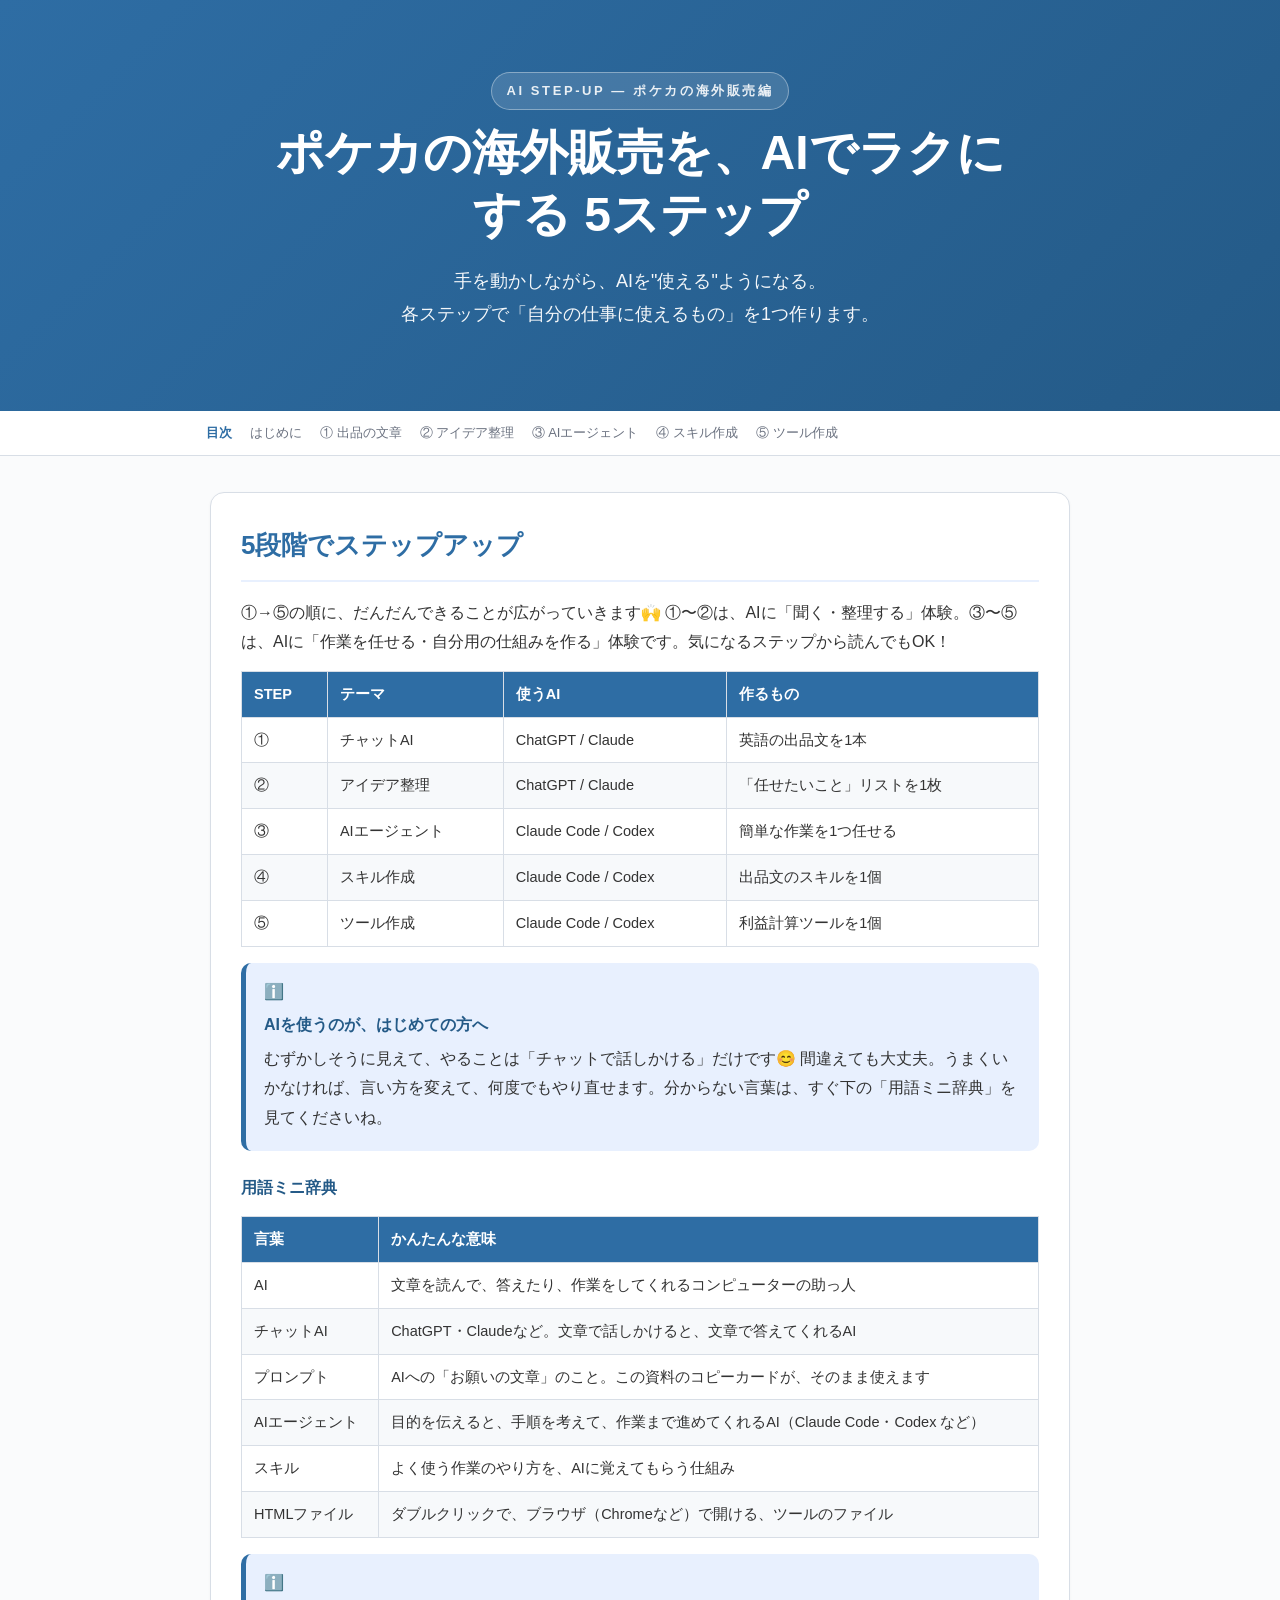
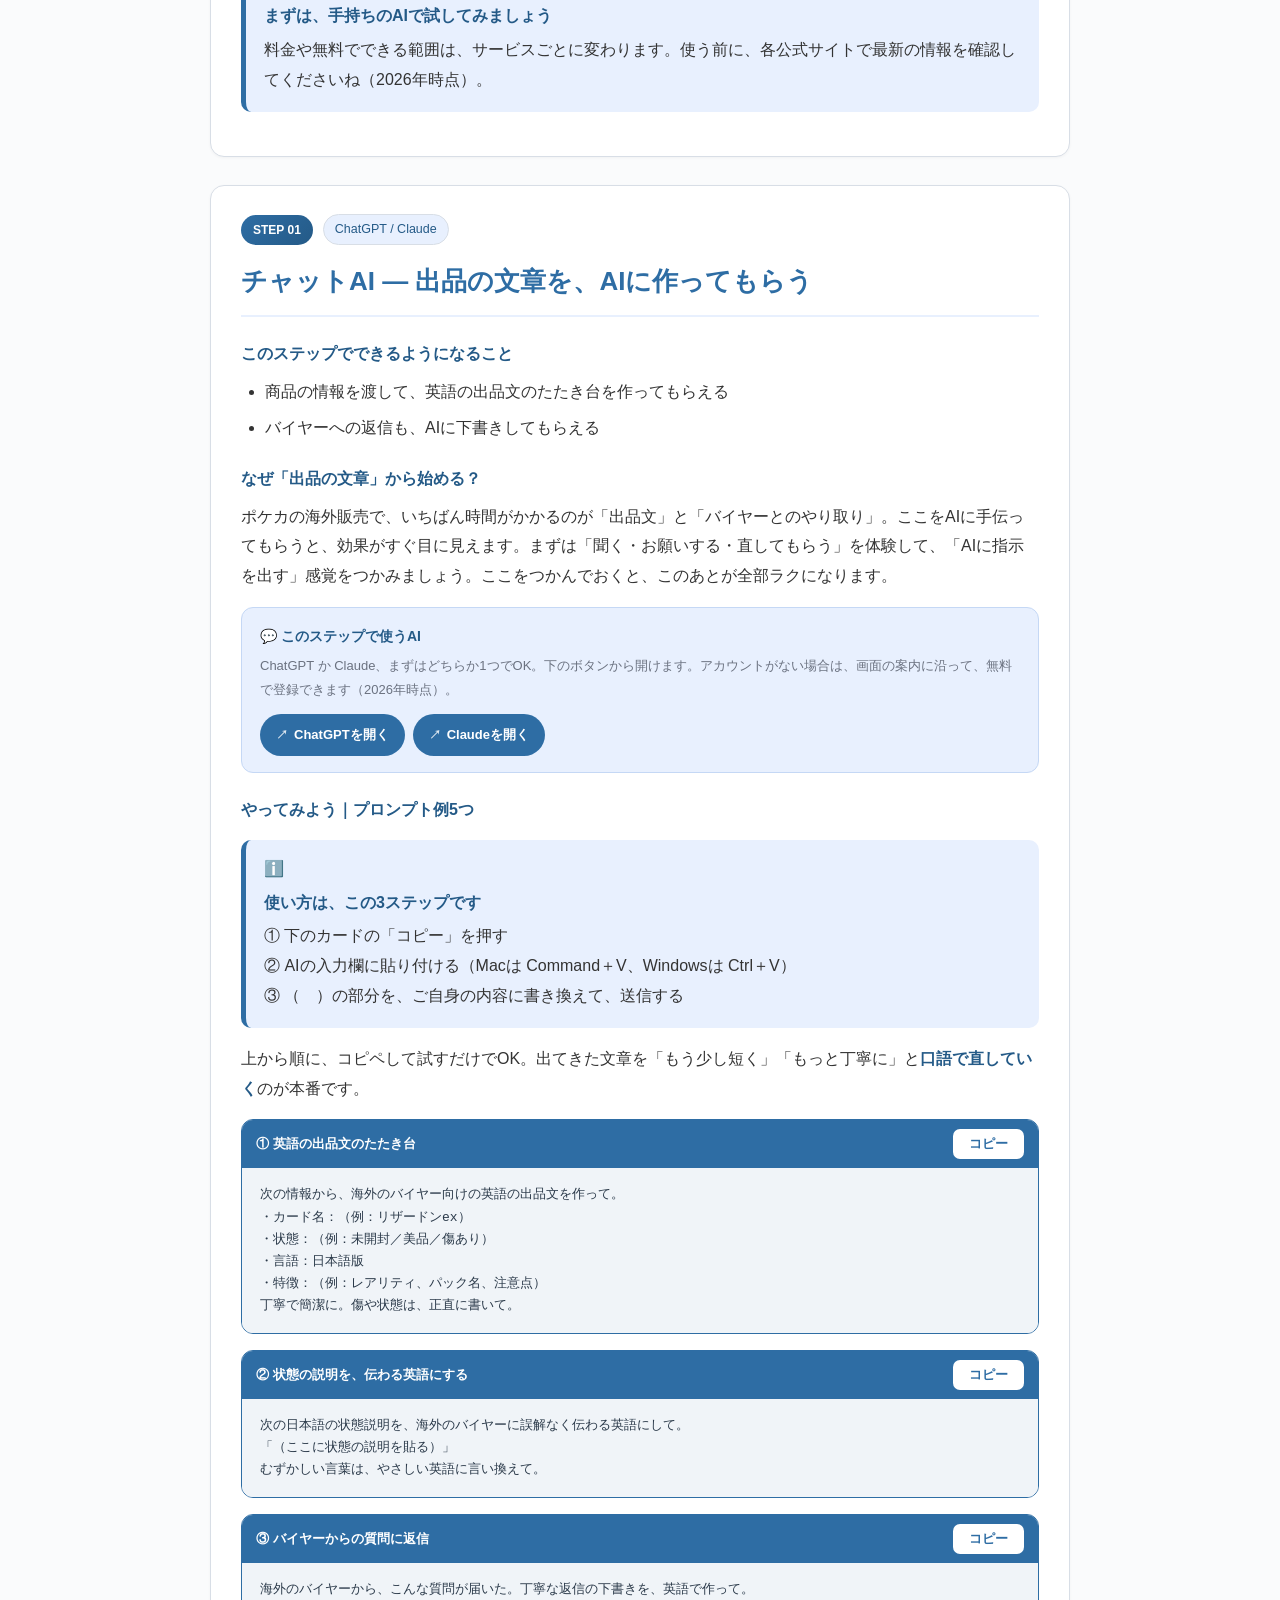
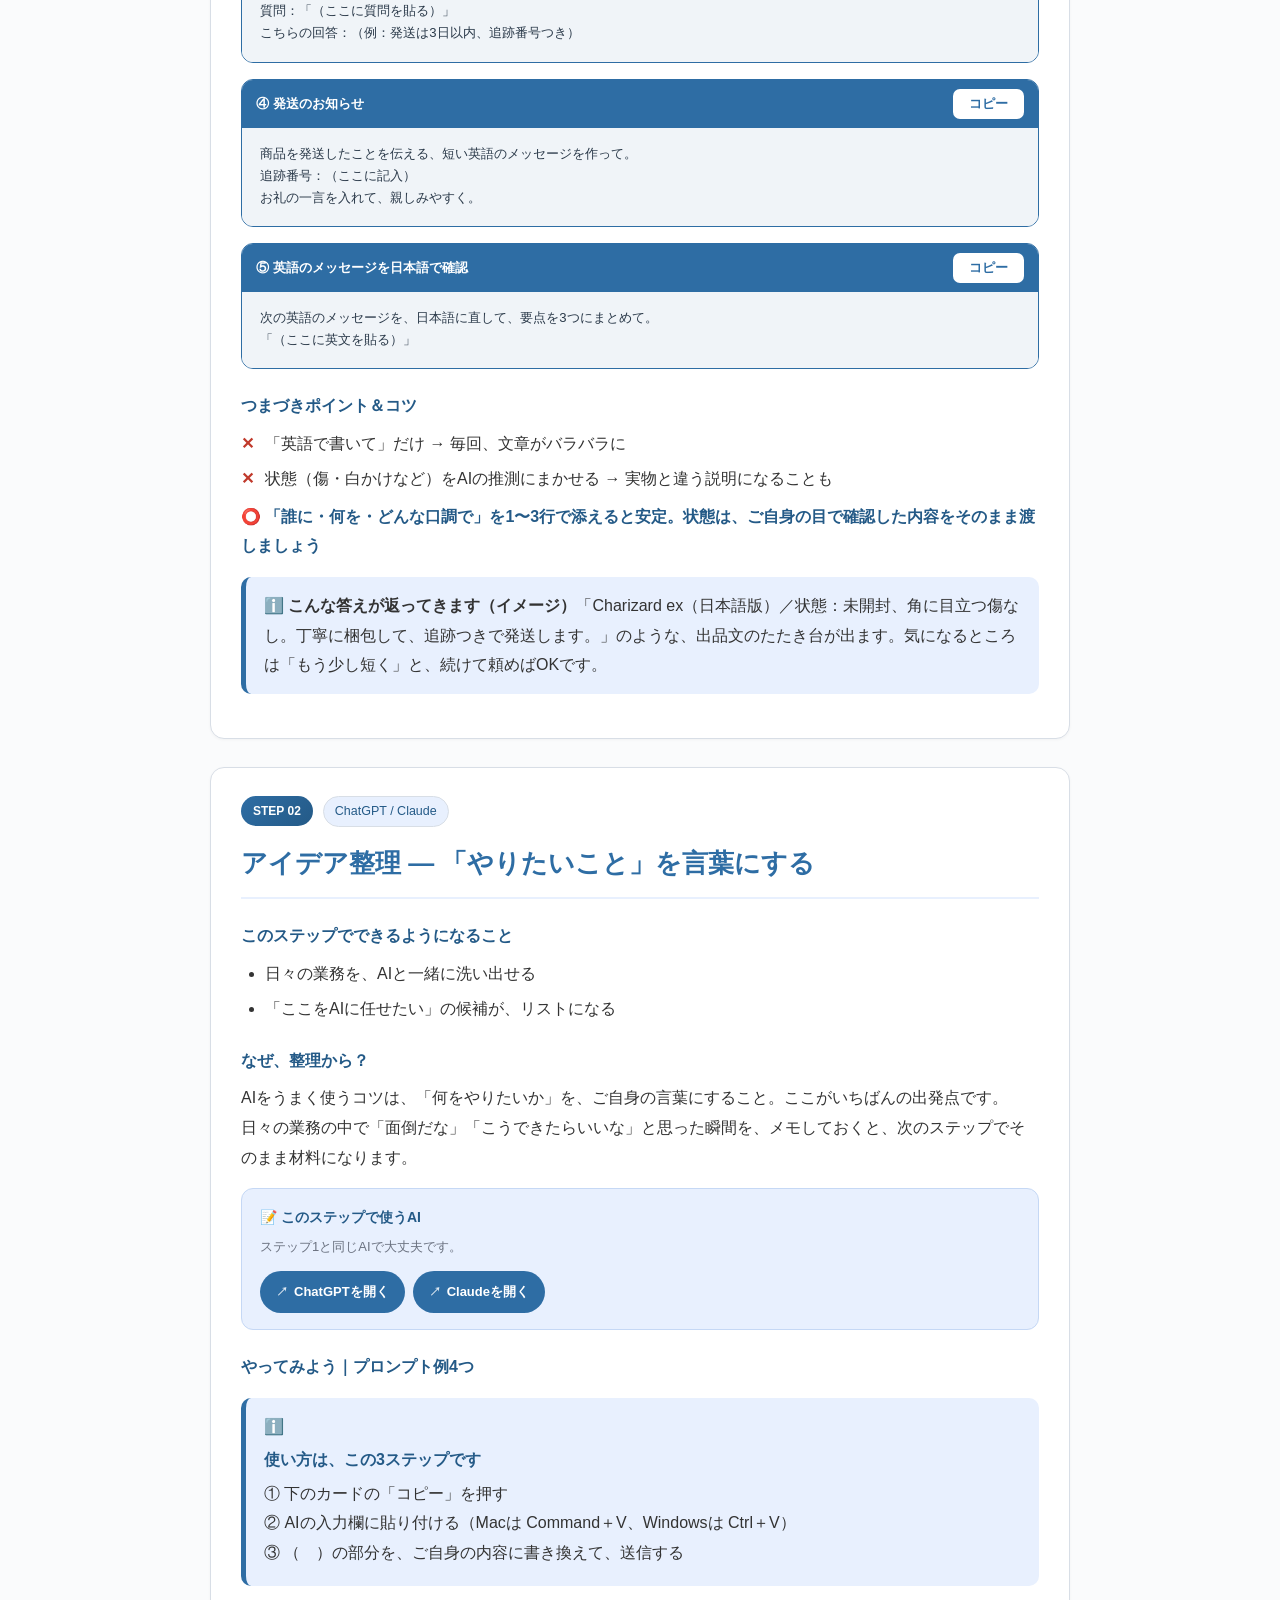
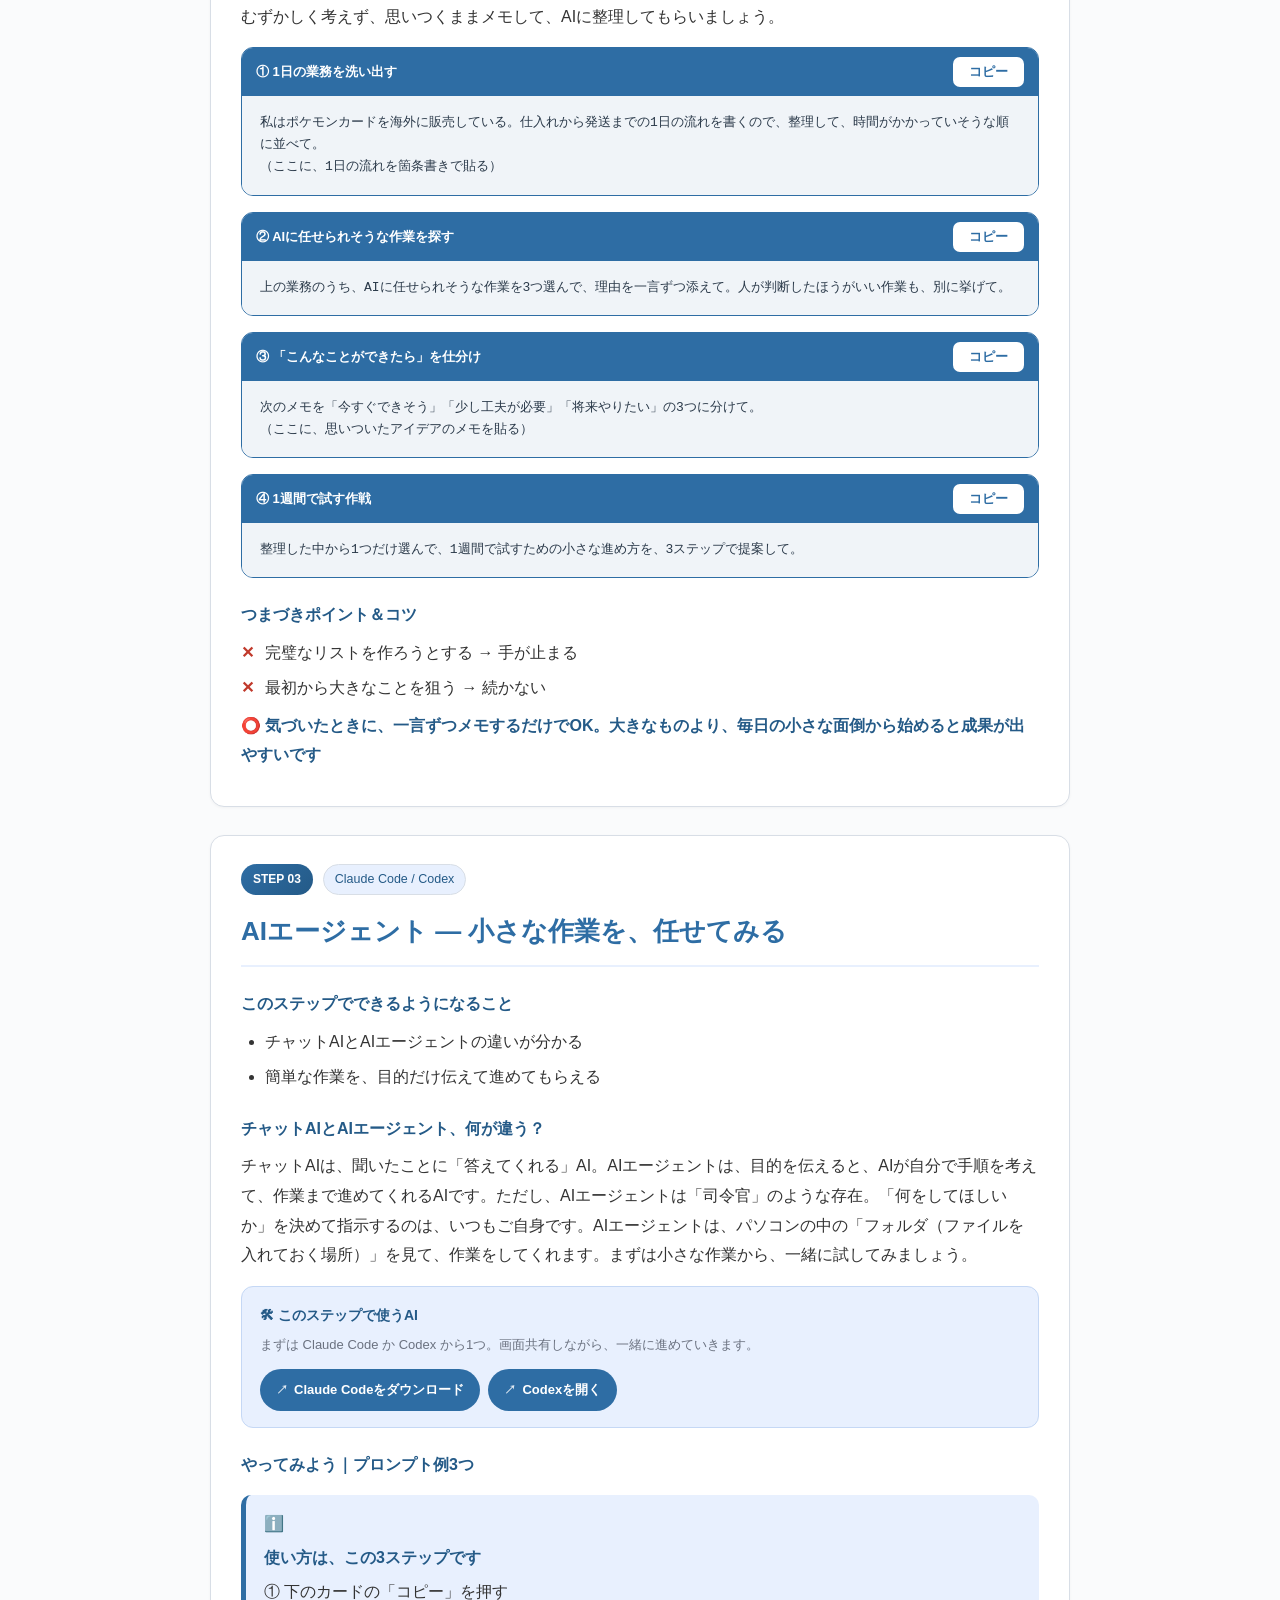
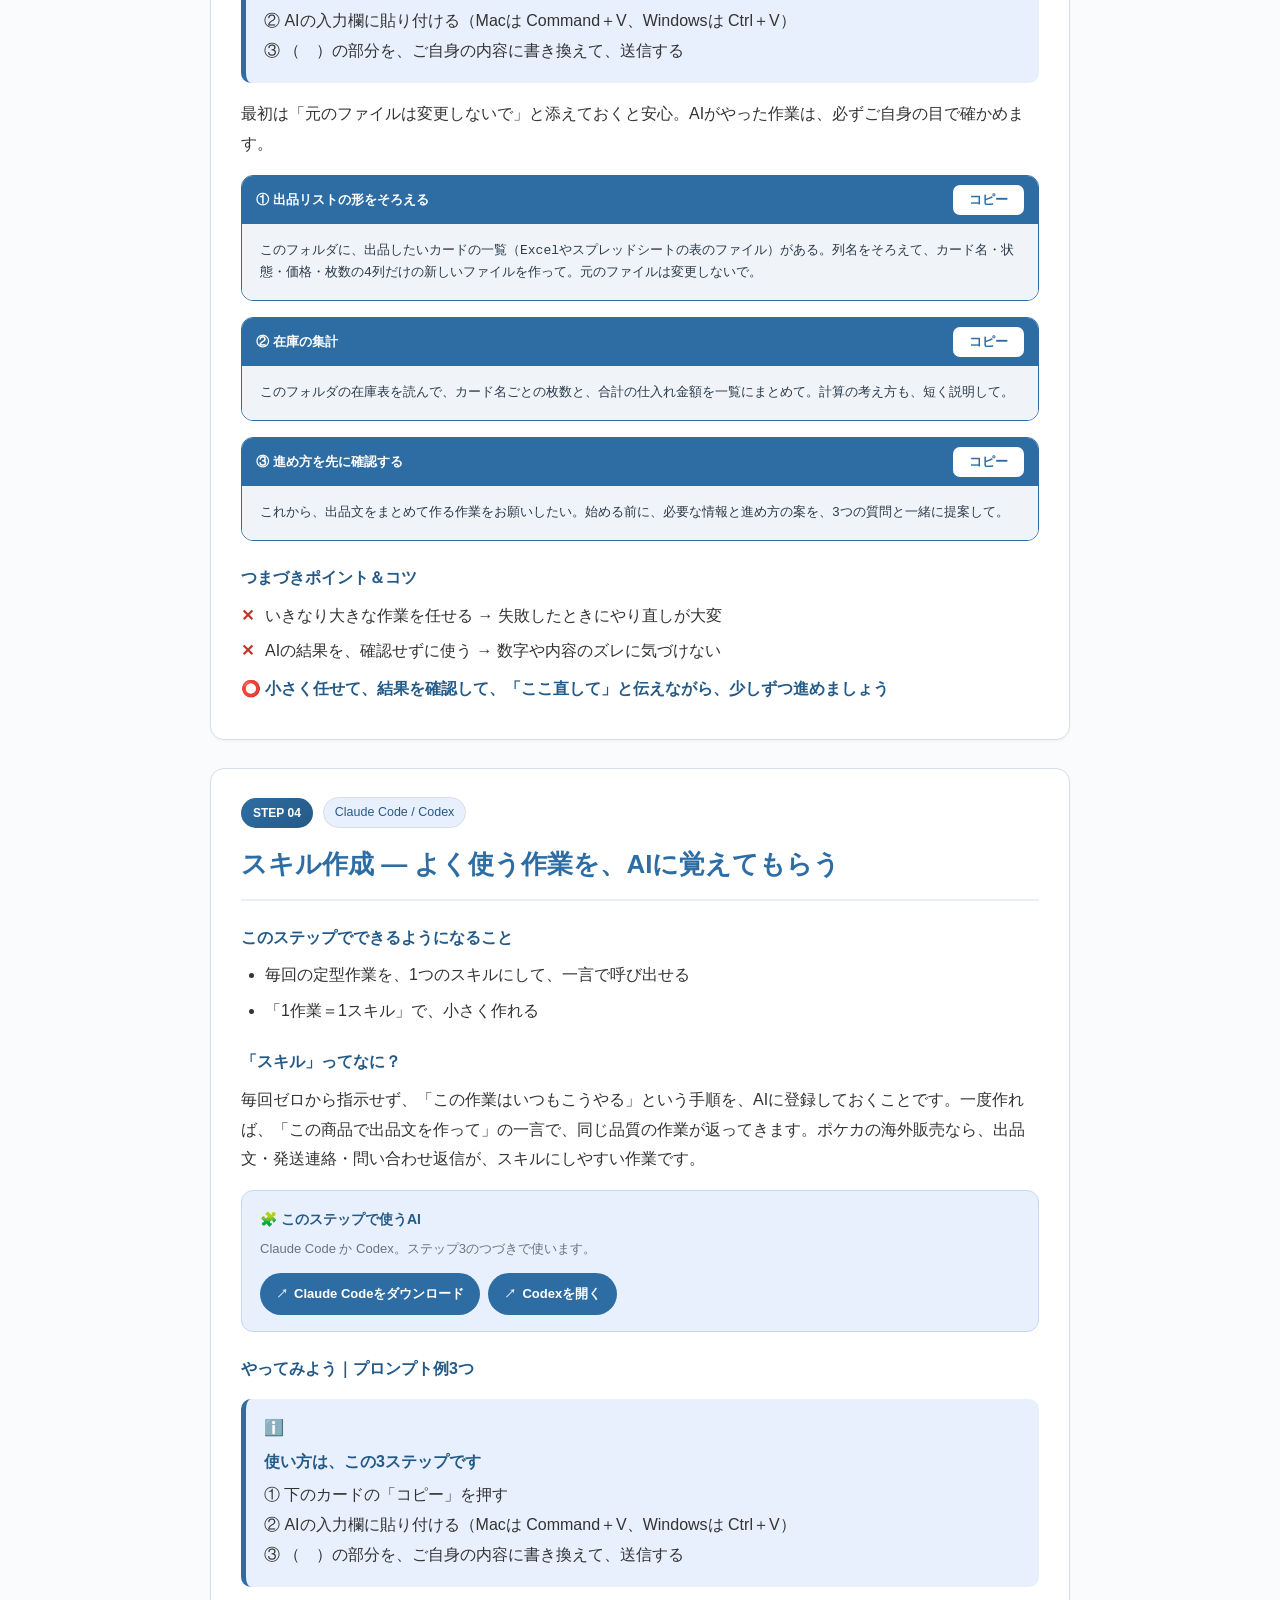
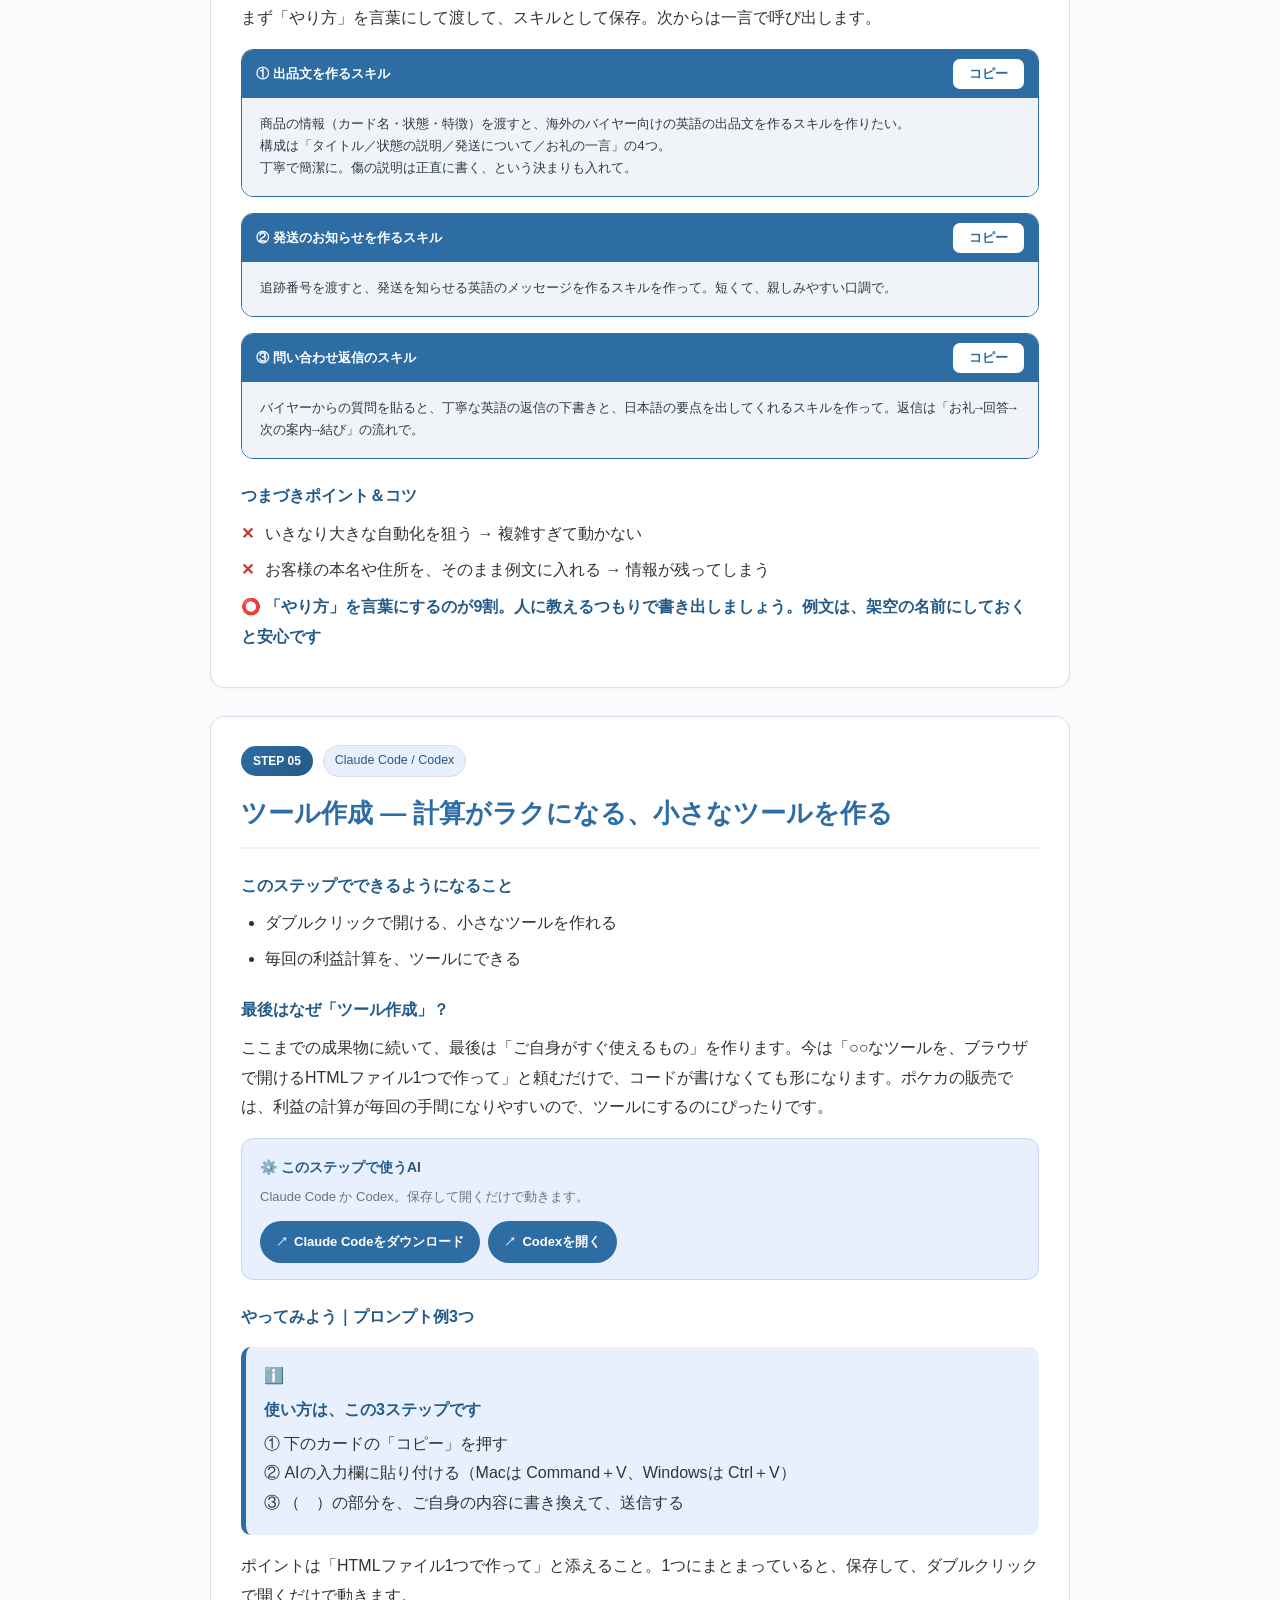
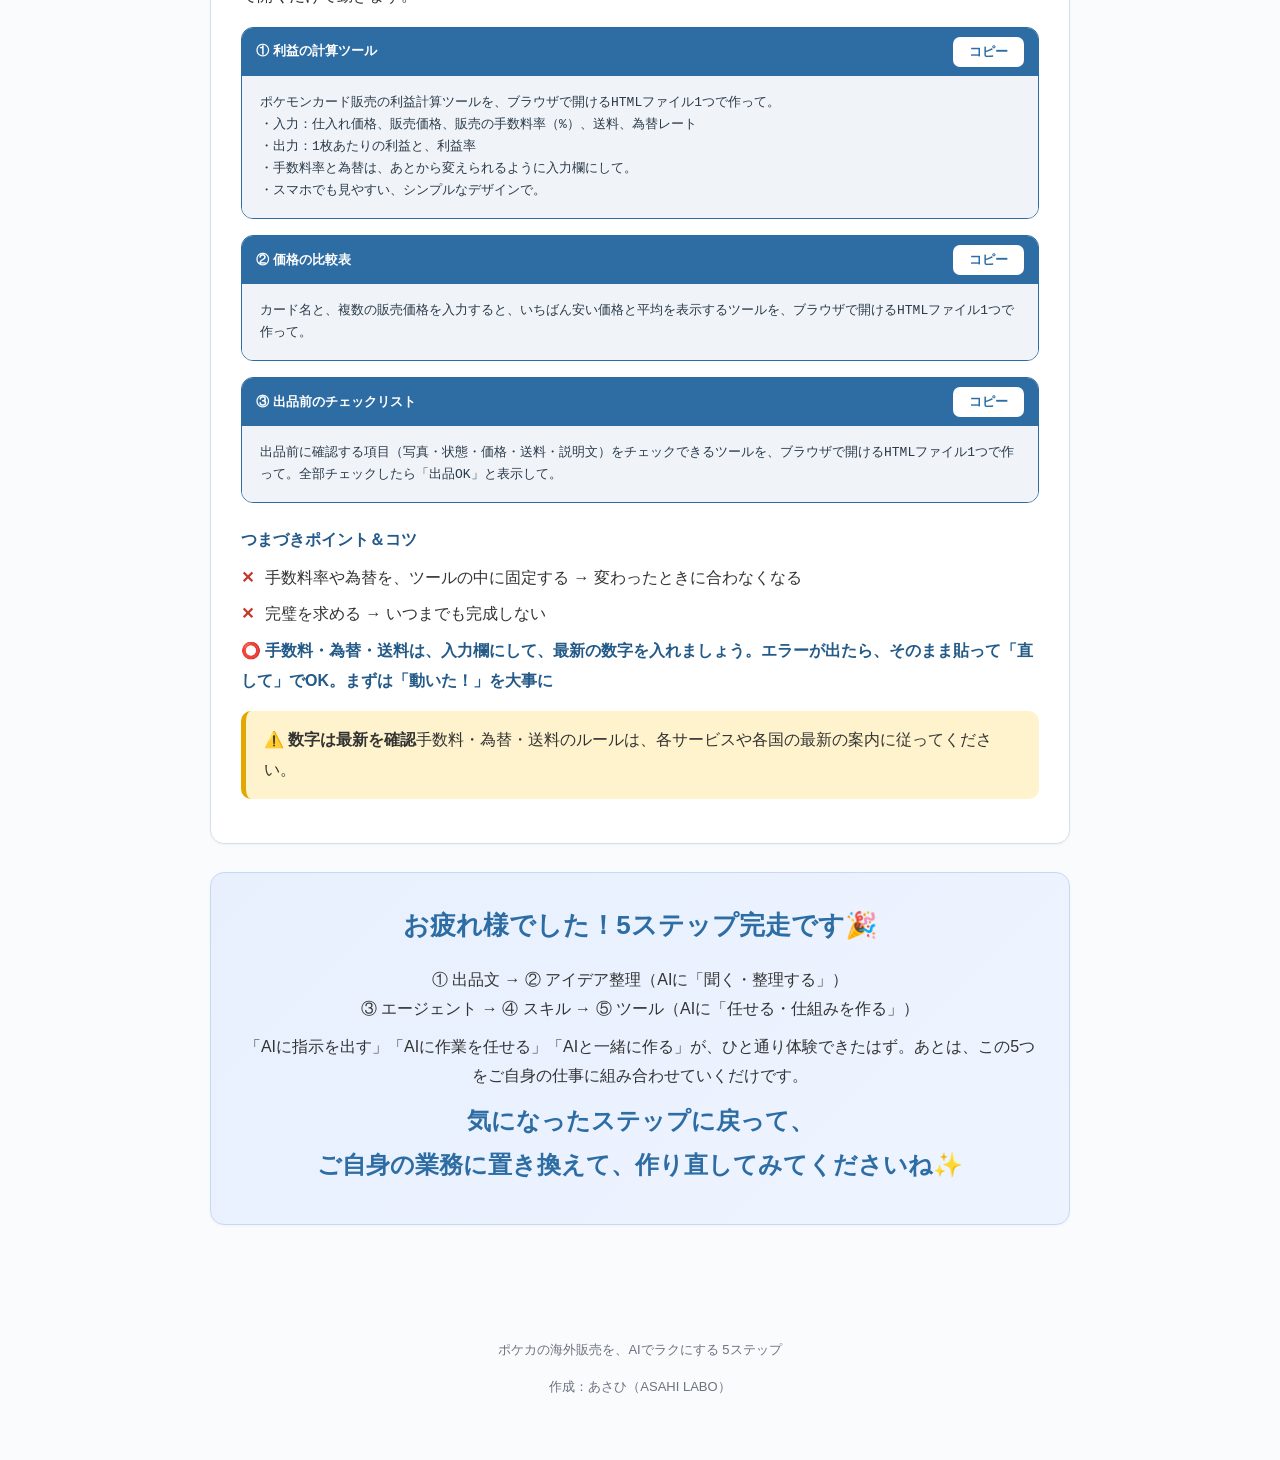
<file: guide/pokeca-export/index.html>
<!DOCTYPE html>
<html lang="ja">
<head>
<meta charset="UTF-8">
<meta name="robots" content="noindex,nofollow">
<meta name="viewport" content="width=device-width, initial-scale=1.0">
<title>ポケカの海外販売を、AIでラクにする 5ステップ｜手を動かしながらAIを"使える"ようになる</title>
<link rel="stylesheet" href="styles.css">
</head>
<body>

<header class="hero">
  <div class="hero-inner">
    <span class="eyebrow">AI STEP-UP — ポケカの海外販売編</span>
    <h1>ポケカの海外販売を、AIでラクにする 5ステップ</h1>
    <p class="subtitle">手を動かしながら、AIを"使える"ようになる。<br>各ステップで「自分の仕事に使えるもの」を1つ作ります。</p>
  </div>
</header>

<nav class="toc">
  <div class="toc-inner">
    <span class="toc-title">目次</span>
    <a href="#intro">はじめに</a>
    <a href="#step1">① 出品の文章</a><a href="#step2">② アイデア整理</a><a href="#step3">③ AIエージェント</a><a href="#step4">④ スキル作成</a><a href="#step5">⑤ ツール作成</a>
  </div>
</nav>

<main class="content">

  <section class="block" id="intro">
    <h2>5段階でステップアップ</h2>
    <p>①→⑤の順に、だんだんできることが広がっていきます🙌 ①〜②は、AIに「聞く・整理する」体験。③〜⑤は、AIに「作業を任せる・自分用の仕組みを作る」体験です。気になるステップから読んでもOK！</p>
    <div class="table-wrap">
      <table>
        <thead><tr><th>STEP</th><th>テーマ</th><th>使うAI</th><th>作るもの</th></tr></thead>
        <tbody><tr><td>①</td><td>チャットAI</td><td>ChatGPT / Claude</td><td>英語の出品文を1本</td></tr><tr><td>②</td><td>アイデア整理</td><td>ChatGPT / Claude</td><td>「任せたいこと」リストを1枚</td></tr><tr><td>③</td><td>AIエージェント</td><td>Claude Code / Codex</td><td>簡単な作業を1つ任せる</td></tr><tr><td>④</td><td>スキル作成</td><td>Claude Code / Codex</td><td>出品文のスキルを1個</td></tr><tr><td>⑤</td><td>ツール作成</td><td>Claude Code / Codex</td><td>利益計算ツールを1個</td></tr></tbody>
      </table>
    </div>
    <div class="callout info">
      <p><span class="strong">AIを使うのが、はじめての方へ</span></p>
      <p>むずかしそうに見えて、やることは「チャットで話しかける」だけです😊 間違えても大丈夫。うまくいかなければ、言い方を変えて、何度でもやり直せます。分からない言葉は、すぐ下の「用語ミニ辞典」を見てくださいね。</p>
    </div>
    <h3>用語ミニ辞典</h3>
    <div class="table-wrap">
      <table>
        <thead><tr><th>言葉</th><th>かんたんな意味</th></tr></thead>
        <tbody>
          <tr><td>AI</td><td>文章を読んで、答えたり、作業をしてくれるコンピューターの助っ人</td></tr>
          <tr><td>チャットAI</td><td>ChatGPT・Claudeなど。文章で話しかけると、文章で答えてくれるAI</td></tr>
          <tr><td>プロンプト</td><td>AIへの「お願いの文章」のこと。この資料のコピーカードが、そのまま使えます</td></tr>
          <tr><td>AIエージェント</td><td>目的を伝えると、手順を考えて、作業まで進めてくれるAI（Claude Code・Codex など）</td></tr>
          <tr><td>スキル</td><td>よく使う作業のやり方を、AIに覚えてもらう仕組み</td></tr>
          <tr><td>HTMLファイル</td><td>ダブルクリックで、ブラウザ（Chromeなど）で開ける、ツールのファイル</td></tr>
        </tbody>
      </table>
    </div>
    <div class="callout info">
      <p><span class="strong">まずは、手持ちのAIで試してみましょう</span></p>
      <p>料金や無料でできる範囲は、サービスごとに変わります。使う前に、各公式サイトで最新の情報を確認してくださいね（2026年時点）。</p>
    </div>
  </section>

  <section class="block" id="step1">
    <div class="badge-row"><span class="badge">STEP 01</span><span class="tool-tag">ChatGPT / Claude</span></div>
    <h2>チャットAI — 出品の文章を、AIに作ってもらう</h2>
    <h3>このステップでできるようになること</h3>
    <ul><li>商品の情報を渡して、英語の出品文のたたき台を作ってもらえる</li><li>バイヤーへの返信も、AIに下書きしてもらえる</li></ul>
    <h3>なぜ「出品の文章」から始める？</h3>
    <p>ポケカの海外販売で、いちばん時間がかかるのが「出品文」と「バイヤーとのやり取り」。ここをAIに手伝ってもらうと、効果がすぐ目に見えます。まずは「聞く・お願いする・直してもらう」を体験して、「AIに指示を出す」感覚をつかみましょう。ここをつかんでおくと、このあとが全部ラクになります。</p>
    <div class="ai-pick">
      <div class="pick-label">💬 このステップで使うAI</div>
      <div class="pick-note">ChatGPT か Claude、まずはどちらか1つでOK。下のボタンから開けます。アカウントがない場合は、画面の案内に沿って、無料で登録できます（2026年時点）。</div>
      <div class="btn-row"><a class="ai-btn" href="https://chatgpt.com" target="_blank" rel="noopener">ChatGPTを開く</a><a class="ai-btn" href="https://claude.ai" target="_blank" rel="noopener">Claudeを開く</a></div>
    </div>
    <h3>やってみよう｜プロンプト例5つ</h3>
    <div class="callout info">
      <p><span class="strong">使い方は、この3ステップです</span></p>
      <p>① 下のカードの「コピー」を押す<br>② AIの入力欄に貼り付ける（Macは Command＋V、Windowsは Ctrl＋V）<br>③ （　）の部分を、ご自身の内容に書き換えて、送信する</p>
    </div>
    <p>上から順に、コピペして試すだけでOK。出てきた文章を「もう少し短く」「もっと丁寧に」と<span class="strong">口語で直していく</span>のが本番です。</p>
    <div class="prompt-card">
      <div class="prompt-head"><span>① 英語の出品文のたたき台</span><button class="copy-btn" data-target="p-1-1">コピー</button></div>
      <pre id="p-1-1">次の情報から、海外のバイヤー向けの英語の出品文を作って。
・カード名：（例：リザードンex）
・状態：（例：未開封／美品／傷あり）
・言語：日本語版
・特徴：（例：レアリティ、パック名、注意点）
丁寧で簡潔に。傷や状態は、正直に書いて。</pre>
    </div>
    <div class="prompt-card">
      <div class="prompt-head"><span>② 状態の説明を、伝わる英語にする</span><button class="copy-btn" data-target="p-1-2">コピー</button></div>
      <pre id="p-1-2">次の日本語の状態説明を、海外のバイヤーに誤解なく伝わる英語にして。
「（ここに状態の説明を貼る）」
むずかしい言葉は、やさしい英語に言い換えて。</pre>
    </div>
    <div class="prompt-card">
      <div class="prompt-head"><span>③ バイヤーからの質問に返信</span><button class="copy-btn" data-target="p-1-3">コピー</button></div>
      <pre id="p-1-3">海外のバイヤーから、こんな質問が届いた。丁寧な返信の下書きを、英語で作って。
質問：「（ここに質問を貼る）」
こちらの回答：（例：発送は3日以内、追跡番号つき）</pre>
    </div>
    <div class="prompt-card">
      <div class="prompt-head"><span>④ 発送のお知らせ</span><button class="copy-btn" data-target="p-1-4">コピー</button></div>
      <pre id="p-1-4">商品を発送したことを伝える、短い英語のメッセージを作って。
追跡番号：（ここに記入）
お礼の一言を入れて、親しみやすく。</pre>
    </div>
    <div class="prompt-card">
      <div class="prompt-head"><span>⑤ 英語のメッセージを日本語で確認</span><button class="copy-btn" data-target="p-1-5">コピー</button></div>
      <pre id="p-1-5">次の英語のメッセージを、日本語に直して、要点を3つにまとめて。
「（ここに英文を貼る）」</pre>
    </div>
    <h3>つまづきポイント＆コツ</h3>
    <ul class="avoid"><li>「英語で書いて」だけ → 毎回、文章がバラバラに</li><li>状態（傷・白かけなど）をAIの推測にまかせる → 実物と違う説明になることも</li></ul>
    <p><span class="strong">⭕ 「誰に・何を・どんな口調で」を1〜3行で添えると安定。状態は、ご自身の目で確認した内容をそのまま渡しましょう</span></p>
    <div class="callout info"><strong>こんな答えが返ってきます（イメージ）</strong>「Charizard ex（日本語版）／状態：未開封、角に目立つ傷なし。丁寧に梱包して、追跡つきで発送します。」のような、出品文のたたき台が出ます。気になるところは「もう少し短く」と、続けて頼めばOKです。</div>
  </section>
  <section class="block" id="step2">
    <div class="badge-row"><span class="badge">STEP 02</span><span class="tool-tag">ChatGPT / Claude</span></div>
    <h2>アイデア整理 — 「やりたいこと」を言葉にする</h2>
    <h3>このステップでできるようになること</h3>
    <ul><li>日々の業務を、AIと一緒に洗い出せる</li><li>「ここをAIに任せたい」の候補が、リストになる</li></ul>
    <h3>なぜ、整理から？</h3>
    <p>AIをうまく使うコツは、「何をやりたいか」を、ご自身の言葉にすること。ここがいちばんの出発点です。日々の業務の中で「面倒だな」「こうできたらいいな」と思った瞬間を、メモしておくと、次のステップでそのまま材料になります。</p>
    <div class="ai-pick">
      <div class="pick-label">📝 このステップで使うAI</div>
      <div class="pick-note">ステップ1と同じAIで大丈夫です。</div>
      <div class="btn-row"><a class="ai-btn" href="https://chatgpt.com" target="_blank" rel="noopener">ChatGPTを開く</a><a class="ai-btn" href="https://claude.ai" target="_blank" rel="noopener">Claudeを開く</a></div>
    </div>
    <h3>やってみよう｜プロンプト例4つ</h3>
    <div class="callout info">
      <p><span class="strong">使い方は、この3ステップです</span></p>
      <p>① 下のカードの「コピー」を押す<br>② AIの入力欄に貼り付ける（Macは Command＋V、Windowsは Ctrl＋V）<br>③ （　）の部分を、ご自身の内容に書き換えて、送信する</p>
    </div>
    <p>むずかしく考えず、思いつくままメモして、AIに整理してもらいましょう。</p>
    <div class="prompt-card">
      <div class="prompt-head"><span>① 1日の業務を洗い出す</span><button class="copy-btn" data-target="p-2-1">コピー</button></div>
      <pre id="p-2-1">私はポケモンカードを海外に販売している。仕入れから発送までの1日の流れを書くので、整理して、時間がかかっていそうな順に並べて。
（ここに、1日の流れを箇条書きで貼る）</pre>
    </div>
    <div class="prompt-card">
      <div class="prompt-head"><span>② AIに任せられそうな作業を探す</span><button class="copy-btn" data-target="p-2-2">コピー</button></div>
      <pre id="p-2-2">上の業務のうち、AIに任せられそうな作業を3つ選んで、理由を一言ずつ添えて。人が判断したほうがいい作業も、別に挙げて。</pre>
    </div>
    <div class="prompt-card">
      <div class="prompt-head"><span>③ 「こんなことができたら」を仕分け</span><button class="copy-btn" data-target="p-2-3">コピー</button></div>
      <pre id="p-2-3">次のメモを「今すぐできそう」「少し工夫が必要」「将来やりたい」の3つに分けて。
（ここに、思いついたアイデアのメモを貼る）</pre>
    </div>
    <div class="prompt-card">
      <div class="prompt-head"><span>④ 1週間で試す作戦</span><button class="copy-btn" data-target="p-2-4">コピー</button></div>
      <pre id="p-2-4">整理した中から1つだけ選んで、1週間で試すための小さな進め方を、3ステップで提案して。</pre>
    </div>
    <h3>つまづきポイント＆コツ</h3>
    <ul class="avoid"><li>完璧なリストを作ろうとする → 手が止まる</li><li>最初から大きなことを狙う → 続かない</li></ul>
    <p><span class="strong">⭕ 気づいたときに、一言ずつメモするだけでOK。大きなものより、毎日の小さな面倒から始めると成果が出やすいです</span></p>
  </section>
  <section class="block" id="step3">
    <div class="badge-row"><span class="badge">STEP 03</span><span class="tool-tag">Claude Code / Codex</span></div>
    <h2>AIエージェント — 小さな作業を、任せてみる</h2>
    <h3>このステップでできるようになること</h3>
    <ul><li>チャットAIとAIエージェントの違いが分かる</li><li>簡単な作業を、目的だけ伝えて進めてもらえる</li></ul>
    <h3>チャットAIとAIエージェント、何が違う？</h3>
    <p>チャットAIは、聞いたことに「答えてくれる」AI。AIエージェントは、目的を伝えると、AIが自分で手順を考えて、作業まで進めてくれるAIです。ただし、AIエージェントは「司令官」のような存在。「何をしてほしいか」を決めて指示するのは、いつもご自身です。AIエージェントは、パソコンの中の「フォルダ（ファイルを入れておく場所）」を見て、作業をしてくれます。まずは小さな作業から、一緒に試してみましょう。</p>
    <div class="ai-pick">
      <div class="pick-label">🛠 このステップで使うAI</div>
      <div class="pick-note">まずは Claude Code か Codex から1つ。画面共有しながら、一緒に進めていきます。</div>
      <div class="btn-row"><a class="ai-btn" href="https://claude.com/download" target="_blank" rel="noopener">Claude Codeをダウンロード</a><a class="ai-btn" href="https://chatgpt.com/codex" target="_blank" rel="noopener">Codexを開く</a></div>
    </div>
    <h3>やってみよう｜プロンプト例3つ</h3>
    <div class="callout info">
      <p><span class="strong">使い方は、この3ステップです</span></p>
      <p>① 下のカードの「コピー」を押す<br>② AIの入力欄に貼り付ける（Macは Command＋V、Windowsは Ctrl＋V）<br>③ （　）の部分を、ご自身の内容に書き換えて、送信する</p>
    </div>
    <p>最初は「元のファイルは変更しないで」と添えておくと安心。AIがやった作業は、必ずご自身の目で確かめます。</p>
    <div class="prompt-card">
      <div class="prompt-head"><span>① 出品リストの形をそろえる</span><button class="copy-btn" data-target="p-3-1">コピー</button></div>
      <pre id="p-3-1">このフォルダに、出品したいカードの一覧（Excelやスプレッドシートの表のファイル）がある。列名をそろえて、カード名・状態・価格・枚数の4列だけの新しいファイルを作って。元のファイルは変更しないで。</pre>
    </div>
    <div class="prompt-card">
      <div class="prompt-head"><span>② 在庫の集計</span><button class="copy-btn" data-target="p-3-2">コピー</button></div>
      <pre id="p-3-2">このフォルダの在庫表を読んで、カード名ごとの枚数と、合計の仕入れ金額を一覧にまとめて。計算の考え方も、短く説明して。</pre>
    </div>
    <div class="prompt-card">
      <div class="prompt-head"><span>③ 進め方を先に確認する</span><button class="copy-btn" data-target="p-3-3">コピー</button></div>
      <pre id="p-3-3">これから、出品文をまとめて作る作業をお願いしたい。始める前に、必要な情報と進め方の案を、3つの質問と一緒に提案して。</pre>
    </div>
    <h3>つまづきポイント＆コツ</h3>
    <ul class="avoid"><li>いきなり大きな作業を任せる → 失敗したときにやり直しが大変</li><li>AIの結果を、確認せずに使う → 数字や内容のズレに気づけない</li></ul>
    <p><span class="strong">⭕ 小さく任せて、結果を確認して、「ここ直して」と伝えながら、少しずつ進めましょう</span></p>
  </section>
  <section class="block" id="step4">
    <div class="badge-row"><span class="badge">STEP 04</span><span class="tool-tag">Claude Code / Codex</span></div>
    <h2>スキル作成 — よく使う作業を、AIに覚えてもらう</h2>
    <h3>このステップでできるようになること</h3>
    <ul><li>毎回の定型作業を、1つのスキルにして、一言で呼び出せる</li><li>「1作業＝1スキル」で、小さく作れる</li></ul>
    <h3>「スキル」ってなに？</h3>
    <p>毎回ゼロから指示せず、「この作業はいつもこうやる」という手順を、AIに登録しておくことです。一度作れば、「この商品で出品文を作って」の一言で、同じ品質の作業が返ってきます。ポケカの海外販売なら、出品文・発送連絡・問い合わせ返信が、スキルにしやすい作業です。</p>
    <div class="ai-pick">
      <div class="pick-label">🧩 このステップで使うAI</div>
      <div class="pick-note">Claude Code か Codex。ステップ3のつづきで使います。</div>
      <div class="btn-row"><a class="ai-btn" href="https://claude.com/download" target="_blank" rel="noopener">Claude Codeをダウンロード</a><a class="ai-btn" href="https://chatgpt.com/codex" target="_blank" rel="noopener">Codexを開く</a></div>
    </div>
    <h3>やってみよう｜プロンプト例3つ</h3>
    <div class="callout info">
      <p><span class="strong">使い方は、この3ステップです</span></p>
      <p>① 下のカードの「コピー」を押す<br>② AIの入力欄に貼り付ける（Macは Command＋V、Windowsは Ctrl＋V）<br>③ （　）の部分を、ご自身の内容に書き換えて、送信する</p>
    </div>
    <p>まず「やり方」を言葉にして渡して、スキルとして保存。次からは一言で呼び出します。</p>
    <div class="prompt-card">
      <div class="prompt-head"><span>① 出品文を作るスキル</span><button class="copy-btn" data-target="p-4-1">コピー</button></div>
      <pre id="p-4-1">商品の情報（カード名・状態・特徴）を渡すと、海外のバイヤー向けの英語の出品文を作るスキルを作りたい。
構成は「タイトル／状態の説明／発送について／お礼の一言」の4つ。
丁寧で簡潔に。傷の説明は正直に書く、という決まりも入れて。</pre>
    </div>
    <div class="prompt-card">
      <div class="prompt-head"><span>② 発送のお知らせを作るスキル</span><button class="copy-btn" data-target="p-4-2">コピー</button></div>
      <pre id="p-4-2">追跡番号を渡すと、発送を知らせる英語のメッセージを作るスキルを作って。短くて、親しみやすい口調で。</pre>
    </div>
    <div class="prompt-card">
      <div class="prompt-head"><span>③ 問い合わせ返信のスキル</span><button class="copy-btn" data-target="p-4-3">コピー</button></div>
      <pre id="p-4-3">バイヤーからの質問を貼ると、丁寧な英語の返信の下書きと、日本語の要点を出してくれるスキルを作って。返信は「お礼→回答→次の案内→結び」の流れで。</pre>
    </div>
    <h3>つまづきポイント＆コツ</h3>
    <ul class="avoid"><li>いきなり大きな自動化を狙う → 複雑すぎて動かない</li><li>お客様の本名や住所を、そのまま例文に入れる → 情報が残ってしまう</li></ul>
    <p><span class="strong">⭕ 「やり方」を言葉にするのが9割。人に教えるつもりで書き出しましょう。例文は、架空の名前にしておくと安心です</span></p>
  </section>
  <section class="block" id="step5">
    <div class="badge-row"><span class="badge">STEP 05</span><span class="tool-tag">Claude Code / Codex</span></div>
    <h2>ツール作成 — 計算がラクになる、小さなツールを作る</h2>
    <h3>このステップでできるようになること</h3>
    <ul><li>ダブルクリックで開ける、小さなツールを作れる</li><li>毎回の利益計算を、ツールにできる</li></ul>
    <h3>最後はなぜ「ツール作成」？</h3>
    <p>ここまでの成果物に続いて、最後は「ご自身がすぐ使えるもの」を作ります。今は「○○なツールを、ブラウザで開けるHTMLファイル1つで作って」と頼むだけで、コードが書けなくても形になります。ポケカの販売では、利益の計算が毎回の手間になりやすいので、ツールにするのにぴったりです。</p>
    <div class="ai-pick">
      <div class="pick-label">⚙️ このステップで使うAI</div>
      <div class="pick-note">Claude Code か Codex。保存して開くだけで動きます。</div>
      <div class="btn-row"><a class="ai-btn" href="https://claude.com/download" target="_blank" rel="noopener">Claude Codeをダウンロード</a><a class="ai-btn" href="https://chatgpt.com/codex" target="_blank" rel="noopener">Codexを開く</a></div>
    </div>
    <h3>やってみよう｜プロンプト例3つ</h3>
    <div class="callout info">
      <p><span class="strong">使い方は、この3ステップです</span></p>
      <p>① 下のカードの「コピー」を押す<br>② AIの入力欄に貼り付ける（Macは Command＋V、Windowsは Ctrl＋V）<br>③ （　）の部分を、ご自身の内容に書き換えて、送信する</p>
    </div>
    <p>ポイントは「HTMLファイル1つで作って」と添えること。1つにまとまっていると、保存して、ダブルクリックで開くだけで動きます。</p>
    <div class="prompt-card">
      <div class="prompt-head"><span>① 利益の計算ツール</span><button class="copy-btn" data-target="p-5-1">コピー</button></div>
      <pre id="p-5-1">ポケモンカード販売の利益計算ツールを、ブラウザで開けるHTMLファイル1つで作って。
・入力：仕入れ価格、販売価格、販売の手数料率（%）、送料、為替レート
・出力：1枚あたりの利益と、利益率
・手数料率と為替は、あとから変えられるように入力欄にして。
・スマホでも見やすい、シンプルなデザインで。</pre>
    </div>
    <div class="prompt-card">
      <div class="prompt-head"><span>② 価格の比較表</span><button class="copy-btn" data-target="p-5-2">コピー</button></div>
      <pre id="p-5-2">カード名と、複数の販売価格を入力すると、いちばん安い価格と平均を表示するツールを、ブラウザで開けるHTMLファイル1つで作って。</pre>
    </div>
    <div class="prompt-card">
      <div class="prompt-head"><span>③ 出品前のチェックリスト</span><button class="copy-btn" data-target="p-5-3">コピー</button></div>
      <pre id="p-5-3">出品前に確認する項目（写真・状態・価格・送料・説明文）をチェックできるツールを、ブラウザで開けるHTMLファイル1つで作って。全部チェックしたら「出品OK」と表示して。</pre>
    </div>
    <h3>つまづきポイント＆コツ</h3>
    <ul class="avoid"><li>手数料率や為替を、ツールの中に固定する → 変わったときに合わなくなる</li><li>完璧を求める → いつまでも完成しない</li></ul>
    <p><span class="strong">⭕ 手数料・為替・送料は、入力欄にして、最新の数字を入れましょう。エラーが出たら、そのまま貼って「直して」でOK。まずは「動いた！」を大事に</span></p>
    <div class="callout warn"><strong>数字は最新を確認</strong>手数料・為替・送料のルールは、各サービスや各国の最新の案内に従ってください。</div>
  </section>

  <section class="block finish">
    <h2>お疲れ様でした！5ステップ完走です🎉</h2>
    <p>① 出品文 → ② アイデア整理（AIに「聞く・整理する」）<br>③ エージェント → ④ スキル → ⑤ ツール（AIに「任せる・仕組みを作る」）</p>
    <p>「AIに指示を出す」「AIに作業を任せる」「AIと一緒に作る」が、ひと通り体験できたはず。あとは、この5つをご自身の仕事に組み合わせていくだけです。</p>
    <p class="closing-line">気になったステップに戻って、<wbr>ご自身の業務に置き換えて、<wbr>作り直してみてくださいね✨</p>
  </section>

</main>

<footer class="site-footer">
  <p>ポケカの海外販売を、AIでラクにする 5ステップ</p>
  <p>作成：あさひ（ASAHI LABO）</p>
</footer>

<script src="script.js"></script>
</body>
</html>
</file>
<file: assets/style.css>
/* 白と黒、見出しは明朝、差し色は朱。余白を広くとり、番号と細い線で区切る。 */
:root{
  --bg:#ffffff; --ink:#111111; --muted:#666666; --line:#e4e4e4; --alt:#f4f4f2; --accent:#e0592a; --panel:#ffffff;
  --serif:"Noto Serif JP","Hiragino Mincho ProN","Yu Mincho",serif;
  --sans:"Noto Sans JP","Hiragino Sans","Yu Gothic",sans-serif;
  --latin:"Cormorant Garamond","Noto Serif JP",serif;
}
*{box-sizing:border-box}
html{scroll-behavior:smooth}
body{background:var(--bg);color:var(--ink);font-family:var(--sans);font-size:16px;line-height:1.9;margin:0}
a{color:inherit}
.in{max-width:1040px;margin:0 auto;padding-inline:20px}
/* ヘッダー */
.top{position:sticky;top:env(safe-area-inset-top,0px);z-index:10;background:rgba(255,255,255,.96);border-bottom:1px solid var(--line)}
.top .in{display:flex;align-items:center;justify-content:space-between;gap:16px;min-height:64px}
.logo{font-family:var(--latin);font-weight:600;font-size:26px;letter-spacing:.02em;text-decoration:none;white-space:nowrap}
.logo i{display:inline-block;width:7px;height:7px;border-radius:50%;background:var(--accent);margin-left:3px;vertical-align:baseline}
.nav{display:flex;gap:22px;font-size:13px;font-weight:500;margin-left:auto}
.nav a{text-decoration:none;white-space:nowrap}
.nav a:hover{color:var(--accent)}
.btn{display:inline-flex;align-items:center;gap:10px;background:var(--ink);color:#fff;text-decoration:none;font-weight:700;font-size:14px;padding:13px 26px;border-radius:999px;white-space:nowrap}
.btn.ghost{background:#fff;color:var(--ink);border:1px solid var(--ink)}
.btn:focus-visible{outline:3px solid var(--accent);outline-offset:3px}
.btn .dot{width:22px;height:22px;border-radius:50%;background:#fff;color:var(--ink);display:grid;place-items:center;font-size:9px}
/* ヒーロー */
.hero{padding-block:56px 88px}
.hero-grid{display:grid;grid-template-columns:1.05fr 1fr;gap:40px;align-items:center}
.hero h1{font-family:var(--serif);font-weight:700;font-size:clamp(30px,5.2vw,58px);line-height:1.35;margin:0;letter-spacing:.02em}
.nw{display:inline-block}
.hero .sub{font-weight:700;font-size:clamp(16px,2.4vw,20px);line-height:1.9;margin:26px 0 8px}
.hero .tag{display:inline-flex;align-items:center;gap:10px;background:var(--ink);color:#fff;font-size:clamp(15px,2.2vw,18px);font-weight:700;letter-spacing:.06em;padding:8px 20px;margin:0 0 22px}
.hero .tag i{width:9px;height:9px;border-radius:50%;background:var(--accent);flex:none}
.hero .sub{margin-bottom:28px}
.hero .acts{display:flex;gap:12px;flex-wrap:wrap}
.photo{width:100%;aspect-ratio:4/3;object-fit:cover;display:block;background:var(--alt)}
.hero-band{margin-top:56px;background:var(--alt);height:56px}
/* セクション */
section{padding-block:88px}
section.alt{background:var(--alt)}
.eyebrow{font-size:13px;font-weight:500;letter-spacing:.06em;color:var(--muted);margin:0 0 6px}
h2{font-family:var(--serif);font-weight:700;font-size:clamp(24px,3.6vw,32px);line-height:1.5;margin:0;text-wrap:balance}
.head{border-bottom:2px solid var(--line);padding-bottom:22px;margin-bottom:44px;position:relative}
.head::after{content:"";position:absolute;left:0;bottom:-2px;width:52px;height:2px;background:var(--accent)}
.lead{max-width:40em;margin:0 0 32px}
.big{font-family:var(--serif);font-size:clamp(19px,2.6vw,24px);line-height:2;font-weight:500;margin:0}
/* 番号つき一覧 */
.list{margin:0;padding:0;list-style:none;border-top:1px solid var(--line)}
.list li{display:grid;grid-template-columns:72px 1fr;gap:12px;padding:26px 0;border-bottom:1px solid var(--line)}
.list .n{font-family:var(--latin);font-size:34px;line-height:1.2;color:#b9b9b9}
.list h3{font-family:var(--serif);font-size:19px;margin:0 0 6px;line-height:1.6;text-wrap:balance}
.list p{margin:0;color:var(--muted);font-size:15px}
.svc-grid{display:grid;grid-template-columns:.9fr 1.1fr;gap:44px;align-items:start}
/* プロフィール */
.prof{display:grid;grid-template-columns:260px 1fr;gap:44px;align-items:start}
.prof .pf{aspect-ratio:1/1;object-position:50% 20%;border-radius:4px}
.career-tag{display:inline-block;background:var(--ink);color:#fff;font-size:13px;font-weight:700;padding:4px 14px;margin:0 0 14px}
.career,.career-sub{font-family:var(--sans);font-size:16px;font-weight:400;line-height:2;color:var(--ink);margin:0 0 12px}
.career-sub{margin-bottom:22px}
.biz-title{font-family:var(--serif);font-weight:700;font-size:17px;margin:0 0 8px;padding-left:12px;border-left:3px solid var(--accent);line-height:1.4}
.prof h3{font-family:var(--serif);font-size:26px;margin:0}
.prof .ruby{color:var(--muted);font-size:13px;margin:2px 0 20px}
.prof ul{margin:0;padding-left:1.1em;color:var(--ink)}
.prof li{margin-bottom:8px}
/* 料金 */
.prices{display:grid;grid-template-columns:repeat(auto-fit,minmax(280px,1fr));gap:20px;max-width:900px}
.price{border:1px solid var(--ink);padding:36px 28px;background:#fff}
.price .who{font-size:14px;font-weight:700;letter-spacing:.08em;margin:0 0 10px;color:var(--ink)}
.price .amt{font-family:var(--serif);font-size:clamp(34px,6vw,48px);font-weight:700;line-height:1.3}
.price .amt small{font-size:15px;font-weight:500;color:var(--muted);margin-left:8px;font-family:var(--sans)}
.price .amt{white-space:nowrap;font-size:clamp(28px,3.4vw,44px)}
.price .amt small{display:block;margin:4px 0 0;white-space:nowrap}
@media(max-width:560px){.price .amt{font-size:clamp(30px,8.4vw,40px)}}
.price p{margin:12px 0 0;color:var(--muted);font-size:15px}
.price .chips{display:flex;gap:8px;flex-wrap:wrap;margin-top:18px}
.chips span{border:1px solid var(--line);padding:3px 14px;border-radius:999px;font-size:13px;font-weight:500;background:var(--alt)}
/* 売上への段階 */
.steps{display:grid;grid-template-columns:repeat(4,1fr);gap:16px;list-style:none;margin:36px 0 0;padding:0}
.steps li{background:var(--alt);border-top:3px solid var(--accent);padding:20px 18px 24px}
.steps .n{display:block;font-family:var(--serif);font-size:13px;color:var(--accent);font-weight:700;letter-spacing:.08em}
.steps b{display:block;font-family:var(--serif);font-size:19px;line-height:1.5;margin:4px 0 8px}
.steps p{margin:0;font-size:14px;color:var(--muted);line-height:1.8}
@media(max-width:860px){.steps{grid-template-columns:repeat(2,1fr)}}
@media(max-width:480px){.steps{grid-template-columns:1fr}}
/* 流れ */
.flow{display:grid;grid-template-columns:repeat(3,1fr);gap:20px;list-style:none;margin:0;padding:0}
.flow li{background:#fff;border-top:3px solid var(--ink);padding:24px 20px 28px}
.flow .n{font-family:var(--latin);font-size:34px;color:var(--accent);line-height:1}
.flow h3{font-family:var(--serif);font-size:18px;margin:10px 0 8px}
.flow p{margin:0;color:var(--muted);font-size:15px}
/* FAQ */
.faq{border-top:1px solid var(--line)}
.faq details{border-bottom:1px solid var(--line);padding:20px 0}
.faq summary{cursor:pointer;font-weight:700;list-style:none;display:flex;justify-content:space-between;gap:16px}
.faq summary::-webkit-details-marker{display:none}
.faq summary::after{content:"+";color:var(--accent);font-size:22px;line-height:1}
.faq details[open] summary::after{content:"−"}
.faq p{margin:12px 0 0;color:var(--muted);font-size:15px}
/* 解約・補足 */
.note{font-size:14px;color:var(--muted);margin:18px 0 0}
/* 問い合わせ */
.contact{background:var(--ink);color:#fff;text-align:center}
.contact .eyebrow{color:#bdbdbd}
.contact h2{color:#fff}
.contact p{color:#d6d6d6;margin:18px auto 30px;max-width:34em}
.contact .btn{background:#fff;color:var(--ink)}
.contact .btn .dot{background:var(--ink);color:#fff}
.id{font-family:ui-monospace,Menlo,monospace;background:#2a2a2a;padding:2px 8px;border-radius:4px;font-size:14px;user-select:all}
footer{padding-block:28px;font-size:12px;color:var(--muted);text-align:center}
@media (max-width:760px){
  .nav{display:none}
  .top .in{min-height:58px}
  .btn{padding:11px 20px}
  .hero{padding-block:32px 64px}
  .hero-grid,.svc-grid,.prof{grid-template-columns:1fr;gap:28px}
  .prof .pf{max-width:240px}
  .flow{grid-template-columns:1fr}
  .list li{grid-template-columns:52px 1fr}
  .list .n{font-size:28px}
  section{padding-block:64px}
}

/* ページの切り替え・入口 */
.switch{background:var(--alt);font-size:13px;text-align:center;padding:8px 12px;line-height:1.6}
.switch a{color:var(--accent);font-weight:700}
.steps.three{grid-template-columns:repeat(3,1fr)}
@media(max-width:860px){.steps.three{grid-template-columns:1fr}}
.flow.four{grid-template-columns:repeat(4,1fr)}
@media(max-width:860px){.flow.four{grid-template-columns:repeat(2,1fr)}}
@media(max-width:480px){.flow.four{grid-template-columns:1fr}}
.gate{display:grid;grid-template-columns:1fr 1fr;gap:24px;margin-top:8px}
.gate a.card{display:block;text-decoration:none;border:1px solid var(--ink);padding:40px 32px 36px;background:#fff}
.gate a.card.corp{background:var(--ink);color:#fff}
.gate .who{font-family:var(--serif);font-weight:700;font-size:26px;margin:0 0 6px;line-height:1.5}
.gate .for{font-size:15px;margin:0 0 20px}
.gate .corp .for{color:#d6d6d6}
.gate .pr{font-family:var(--serif);font-weight:700;font-size:24px;margin:0 0 26px}
.gate .go{display:inline-block;font-weight:700;font-size:15px;border-bottom:2px solid var(--accent);padding-bottom:2px}
@media(max-width:760px){.gate{grid-template-columns:1fr}.gate a.card{padding:30px 24px}}
.mini{display:grid;grid-template-columns:120px 1fr;gap:24px;align-items:center;max-width:720px}
.mini img{width:120px;height:120px;border-radius:4px;object-fit:cover;object-position:50% 20%}
@media(max-width:480px){.mini{grid-template-columns:84px 1fr;gap:16px}.mini img{width:84px;height:84px}}

@media(max-width:1080px){.nav{display:none}}

.art{display:flex;align-items:center;justify-content:center}
.art svg{width:100%;max-width:480px;height:auto}
@media(max-width:760px){.art svg{max-width:340px;margin-inline:auto}}
</file>
<file: guide/styles.css>
:root {
  --blue: #2e6da4;
  --blue-dark: #245a87;
  --light-blue: #e8f0fe;
  --prompt-bg: #f0f4f8;
  --yellow-bg: #fff3cd;
  --yellow-line: #e0a800;
  --dark: #333;
  --muted: #6b7280;
  --border: #d8dee6;
}

* { box-sizing: border-box; }
html { scroll-behavior: smooth; }
body {
  margin: 0;
  font-family: -apple-system, BlinkMacSystemFont, "Hiragino Sans",
    "Hiragino Kaku Gothic ProN", "Noto Sans JP", "Yu Gothic", Meiryo, Arial, sans-serif;
  color: var(--dark);
  line-height: 1.85;
  background: #fafbfc;
}

/* ===== Hero ===== */
.hero {
  background: linear-gradient(135deg, var(--blue) 0%, var(--blue-dark) 100%);
  color: #fff;
  padding: 72px 24px 80px;
  text-align: center;
}
.hero-inner { max-width: 760px; margin: 0 auto; }
.eyebrow {
  letter-spacing: 0.2em; font-weight: 700; font-size: 13px;
  opacity: 0.9; margin: 0 0 12px;
  display: inline-block; border: 1px solid rgba(255,255,255,.4);
  background: rgba(255,255,255,.14); padding: 6px 14px; border-radius: 999px;
}
.hero h1 { font-size: clamp(28px, 6vw, 48px); line-height: 1.3; margin: 0 0 18px; font-weight: 800; }
.subtitle { font-size: clamp(15px, 2.4vw, 18px); opacity: 0.95; margin: 0 auto; max-width: 600px; }

/* ===== TOC ===== */
.toc {
  position: sticky; top: 0; z-index: 10;
  background: rgba(255, 255, 255, 0.94);
  backdrop-filter: blur(8px);
  border-bottom: 1px solid var(--border);
}
.toc-inner {
  max-width: 900px; margin: 0 auto; padding: 10px 16px;
  display: flex; gap: 8px 18px; flex-wrap: wrap; align-items: center; font-size: 13px;
}
.toc-title { font-weight: 700; color: var(--blue); }
.toc a { color: var(--muted); text-decoration: none; white-space: nowrap; }
.toc a:hover { color: var(--blue); }

/* ===== Content ===== */
.content { max-width: 900px; margin: 0 auto; padding: 8px 20px 40px; }
.block {
  background: #fff; border: 1px solid var(--border); border-radius: 14px;
  padding: 28px 30px; margin: 28px 0;
  box-shadow: 0 1px 3px rgba(0, 0, 0, 0.04);
  scroll-margin-top: 64px;
}
.block .badge-row { display: flex; align-items: center; gap: 10px; margin-bottom: 12px; flex-wrap: wrap; }
.badge {
  display: inline-block; background: linear-gradient(135deg, var(--blue), var(--blue-dark));
  color: #fff; font-size: 12px; font-weight: 700; padding: 4px 12px; border-radius: 999px;
}
.tool-tag { font-size: 12.5px; color: var(--blue-dark); border: 1px solid var(--border); background: var(--light-blue); border-radius: 999px; padding: 3px 11px; }
.block h2 {
  color: var(--blue); font-size: clamp(20px, 3.4vw, 26px); margin: 0 0 16px;
  padding-bottom: 10px; border-bottom: 2px solid var(--light-blue);
}
.block h3 { color: var(--blue-dark); font-size: 16px; margin: 22px 0 8px; }
.block p { margin: 8px 0; }
.block ul, .block ol { margin: 8px 0; padding-left: 24px; }
.block li { margin: 6px 0; }
.strong { font-weight: 700; color: var(--blue-dark); }
a { color: var(--blue); }

code {
  background: var(--light-blue); color: var(--blue-dark);
  padding: 2px 7px; border-radius: 5px;
  font-family: "SF Mono", "Courier New", monospace; font-size: 0.92em;
}

/* ===== Callouts ===== */
.callout { border-radius: 10px; padding: 14px 18px; margin: 16px 0; }
.callout p { margin: 4px 0; }
.callout.info { background: var(--light-blue); border-left: 5px solid var(--blue); }
.callout.info::before { content: "ℹ️ "; }
.callout.tip { background: var(--light-blue); border-left: 5px solid var(--blue); }
.callout.warn { background: var(--yellow-bg); border-left: 5px solid var(--yellow-line); }
.callout.warn::before { content: "⚠️ "; }

/* ===== Tables ===== */
.table-wrap { overflow-x: auto; margin: 14px 0; }
table { border-collapse: collapse; width: 100%; font-size: 14.5px; }
th, td { border: 1px solid var(--border); padding: 9px 12px; text-align: left; vertical-align: top; }
th { background: var(--blue); color: #fff; font-weight: 700; }
tbody tr:nth-child(even) { background: #f7f9fb; }

/* ===== Prompt card ===== */
.prompt-card { border: 1px solid var(--blue); border-radius: 12px; overflow: hidden; margin: 16px 0; }
.prompt-head {
  display: flex; align-items: center; justify-content: space-between;
  background: var(--blue); color: #fff; padding: 9px 14px; font-size: 13px; font-weight: 700;
}
.copy-btn {
  background: #fff; color: var(--blue); border: none; border-radius: 7px;
  padding: 6px 16px; font-weight: 700; font-size: 13px; cursor: pointer;
  transition: background 0.15s ease, color 0.15s ease;
}
.copy-btn:hover { background: var(--light-blue); }
.copy-btn.copied { background: #2e7d32; color: #fff; }
.prompt-card pre {
  margin: 0; background: var(--prompt-bg); padding: 16px 18px;
  font-family: "SF Mono", "Courier New", monospace; font-size: 13px; line-height: 1.7;
  white-space: pre-wrap; word-break: break-word; color: #2b3a4a;
}

/* ===== Examples ===== */
.example-grid { display: grid; gap: 10px; margin: 10px 0; }
.example {
  background: var(--prompt-bg); border-left: 4px solid var(--blue);
  border-radius: 8px; padding: 10px 14px;
  font-family: "SF Mono", "Courier New", monospace; font-size: 13px; color: #2b3a4a;
}

/* ===== Checklist ===== */
ul.checklist { list-style: none; padding-left: 0; }
ul.checklist li { position: relative; padding-left: 28px; margin: 8px 0; }
ul.checklist li::before {
  content: ""; width: 15px; height: 15px; border: 2px solid var(--blue);
  border-radius: 4px; position: absolute; left: 0; top: 6px;
}

ul.avoid { list-style: none; padding-left: 0; }
ul.avoid li { padding-left: 24px; position: relative; }
ul.avoid li::before { content: "✕"; color: #c0392b; font-weight: 700; position: absolute; left: 0; }

/* ===== Finish ===== */
.finish { text-align: center; background: linear-gradient(135deg, var(--light-blue), #eef4ff); border: 1px solid #c5d8f5; }
.finish h2 { border: none; padding: 0; }
.closing-line { text-align: center; font-weight: 800; color: var(--blue); font-size: clamp(18px, 3vw, 24px); margin-top: 18px; }

/* ===== AI pick (使うAI + ボタン) ===== */
.ai-pick {
  background: var(--light-blue);
  border: 1px solid #c5d8f5;
  border-radius: 12px;
  padding: 16px 18px;
  margin: 16px 0;
}
.ai-pick .pick-label { font-weight: 700; color: var(--blue-dark); font-size: 14px; margin-bottom: 4px; }
.ai-pick .pick-note { font-size: 13px; color: var(--muted); margin-bottom: 12px; }
.btn-row { display: flex; flex-wrap: wrap; gap: 8px; }
.ai-btn {
  display: inline-flex; align-items: center; gap: 6px;
  background: var(--blue); color: #fff; font-weight: 700; font-size: 13px;
  padding: 9px 16px; border-radius: 999px; text-decoration: none;
  transition: background 0.15s ease, transform 0.15s ease;
}
.ai-btn:hover { background: var(--blue-dark); text-decoration: none; transform: translateY(-1px); }
.ai-btn::before { content: "↗"; font-size: 12px; opacity: .85; }

/* ===== Guide buttons (マニュアル / レッスン) ===== */
.guides { margin: 16px 0 4px; }
.guides .pick-label { font-weight: 700; color: var(--blue-dark); font-size: 14px; margin-bottom: 10px; }
.guide-btn {
  display: flex; align-items: center; gap: 10px;
  background: #fff; border: 1px solid var(--blue); color: var(--blue-dark);
  border-radius: 10px; padding: 12px 16px; margin: 8px 0; text-decoration: none;
  font-weight: 600; font-size: 14px; transition: background 0.15s ease, box-shadow 0.15s ease;
}
.guide-btn:hover { background: var(--light-blue); text-decoration: none; box-shadow: 0 4px 12px rgba(46,109,164,.12); }
.guide-btn::before { content: "📘"; font-size: 17px; }
.guide-btn.video::before { content: "▶️"; }
.guide-btn .arrow { margin-left: auto; color: var(--blue); font-weight: 700; }

/* ===== Next courses ===== */
.next-courses { margin-top: 26px; text-align: left; }
.next-courses .nc-title { font-weight: 700; color: var(--blue-dark); font-size: 15px; margin-bottom: 12px; text-align: center; }
.course-btn {
  display: flex; align-items: center; justify-content: center; gap: 8px;
  background: linear-gradient(135deg, var(--blue), var(--blue-dark)); color: #fff;
  font-weight: 700; font-size: 15px; padding: 15px 20px; border-radius: 12px;
  margin: 10px 0; text-decoration: none;
  box-shadow: 0 4px 12px rgba(46,109,164,.25);
  transition: transform 0.15s ease, box-shadow 0.15s ease;
}
.course-btn:hover { transform: translateY(-2px); box-shadow: 0 8px 18px rgba(46,109,164,.32); text-decoration: none; }
.course-btn .arrow { font-weight: 700; }
.course-btn.all { background: #fff; color: var(--blue-dark); border: 1px solid var(--blue); box-shadow: none; }
.course-btn.all:hover { background: var(--light-blue); box-shadow: 0 4px 12px rgba(46,109,164,.12); }
.course-btn.all .arrow { color: var(--blue); }

/* ===== Footer ===== */
.site-footer { text-align: center; padding: 32px 20px 48px; color: var(--muted); font-size: 13px; }

@media (max-width: 560px) {
  .block { padding: 22px 18px; border-radius: 10px; }
  .hero { padding: 56px 18px 64px; }
}

.closing-line{text-wrap:balance;word-break:keep-all;overflow-wrap:anywhere}
</file>
<file: guide/pokeca-export/styles.css>
:root {
  --blue: #2e6da4;
  --blue-dark: #245a87;
  --light-blue: #e8f0fe;
  --prompt-bg: #f0f4f8;
  --yellow-bg: #fff3cd;
  --yellow-line: #e0a800;
  --dark: #333;
  --muted: #6b7280;
  --border: #d8dee6;
}

* { box-sizing: border-box; }
html { scroll-behavior: smooth; }
body {
  margin: 0;
  font-family: -apple-system, BlinkMacSystemFont, "Hiragino Sans",
    "Hiragino Kaku Gothic ProN", "Noto Sans JP", "Yu Gothic", Meiryo, Arial, sans-serif;
  color: var(--dark);
  line-height: 1.85;
  background: #fafbfc;
}

/* ===== Hero ===== */
.hero {
  background: linear-gradient(135deg, var(--blue) 0%, var(--blue-dark) 100%);
  color: #fff;
  padding: 72px 24px 80px;
  text-align: center;
}
.hero-inner { max-width: 760px; margin: 0 auto; }
.eyebrow {
  letter-spacing: 0.2em; font-weight: 700; font-size: 13px;
  opacity: 0.9; margin: 0 0 12px;
  display: inline-block; border: 1px solid rgba(255,255,255,.4);
  background: rgba(255,255,255,.14); padding: 6px 14px; border-radius: 999px;
}
.hero h1 { font-size: clamp(28px, 6vw, 48px); line-height: 1.3; margin: 0 0 18px; font-weight: 800; }
.subtitle { font-size: clamp(15px, 2.4vw, 18px); opacity: 0.95; margin: 0 auto; max-width: 600px; }

/* ===== TOC ===== */
.toc {
  position: sticky; top: 0; z-index: 10;
  background: rgba(255, 255, 255, 0.94);
  backdrop-filter: blur(8px);
  border-bottom: 1px solid var(--border);
}
.toc-inner {
  max-width: 900px; margin: 0 auto; padding: 10px 16px;
  display: flex; gap: 8px 18px; flex-wrap: wrap; align-items: center; font-size: 13px;
}
.toc-title { font-weight: 700; color: var(--blue); }
.toc a { color: var(--muted); text-decoration: none; white-space: nowrap; }
.toc a:hover { color: var(--blue); }

/* ===== Content ===== */
.content { max-width: 900px; margin: 0 auto; padding: 8px 20px 40px; }
.block {
  background: #fff; border: 1px solid var(--border); border-radius: 14px;
  padding: 28px 30px; margin: 28px 0;
  box-shadow: 0 1px 3px rgba(0, 0, 0, 0.04);
  scroll-margin-top: 64px;
}
.block .badge-row { display: flex; align-items: center; gap: 10px; margin-bottom: 12px; flex-wrap: wrap; }
.badge {
  display: inline-block; background: linear-gradient(135deg, var(--blue), var(--blue-dark));
  color: #fff; font-size: 12px; font-weight: 700; padding: 4px 12px; border-radius: 999px;
}
.tool-tag { font-size: 12.5px; color: var(--blue-dark); border: 1px solid var(--border); background: var(--light-blue); border-radius: 999px; padding: 3px 11px; }
.block h2 {
  color: var(--blue); font-size: clamp(20px, 3.4vw, 26px); margin: 0 0 16px;
  padding-bottom: 10px; border-bottom: 2px solid var(--light-blue);
}
.block h3 { color: var(--blue-dark); font-size: 16px; margin: 22px 0 8px; }
.block p { margin: 8px 0; }
.block ul, .block ol { margin: 8px 0; padding-left: 24px; }
.block li { margin: 6px 0; }
.strong { font-weight: 700; color: var(--blue-dark); }
a { color: var(--blue); }

code {
  background: var(--light-blue); color: var(--blue-dark);
  padding: 2px 7px; border-radius: 5px;
  font-family: "SF Mono", "Courier New", monospace; font-size: 0.92em;
}

/* ===== Callouts ===== */
.callout { border-radius: 10px; padding: 14px 18px; margin: 16px 0; }
.callout p { margin: 4px 0; }
.callout.info { background: var(--light-blue); border-left: 5px solid var(--blue); }
.callout.info::before { content: "ℹ️ "; }
.callout.tip { background: var(--light-blue); border-left: 5px solid var(--blue); }
.callout.warn { background: var(--yellow-bg); border-left: 5px solid var(--yellow-line); }
.callout.warn::before { content: "⚠️ "; }

/* ===== Tables ===== */
.table-wrap { overflow-x: auto; margin: 14px 0; }
table { border-collapse: collapse; width: 100%; font-size: 14.5px; }
th, td { border: 1px solid var(--border); padding: 9px 12px; text-align: left; vertical-align: top; }
th { background: var(--blue); color: #fff; font-weight: 700; }
tbody tr:nth-child(even) { background: #f7f9fb; }

/* ===== Prompt card ===== */
.prompt-card { border: 1px solid var(--blue); border-radius: 12px; overflow: hidden; margin: 16px 0; }
.prompt-head {
  display: flex; align-items: center; justify-content: space-between;
  background: var(--blue); color: #fff; padding: 9px 14px; font-size: 13px; font-weight: 700;
}
.copy-btn {
  background: #fff; color: var(--blue); border: none; border-radius: 7px;
  padding: 6px 16px; font-weight: 700; font-size: 13px; cursor: pointer;
  transition: background 0.15s ease, color 0.15s ease;
}
.copy-btn:hover { background: var(--light-blue); }
.copy-btn.copied { background: #2e7d32; color: #fff; }
.prompt-card pre {
  margin: 0; background: var(--prompt-bg); padding: 16px 18px;
  font-family: "SF Mono", "Courier New", monospace; font-size: 13px; line-height: 1.7;
  white-space: pre-wrap; word-break: break-word; color: #2b3a4a;
}

/* ===== Examples ===== */
.example-grid { display: grid; gap: 10px; margin: 10px 0; }
.example {
  background: var(--prompt-bg); border-left: 4px solid var(--blue);
  border-radius: 8px; padding: 10px 14px;
  font-family: "SF Mono", "Courier New", monospace; font-size: 13px; color: #2b3a4a;
}

/* ===== Checklist ===== */
ul.checklist { list-style: none; padding-left: 0; }
ul.checklist li { position: relative; padding-left: 28px; margin: 8px 0; }
ul.checklist li::before {
  content: ""; width: 15px; height: 15px; border: 2px solid var(--blue);
  border-radius: 4px; position: absolute; left: 0; top: 6px;
}

ul.avoid { list-style: none; padding-left: 0; }
ul.avoid li { padding-left: 24px; position: relative; }
ul.avoid li::before { content: "✕"; color: #c0392b; font-weight: 700; position: absolute; left: 0; }

/* ===== Finish ===== */
.finish { text-align: center; background: linear-gradient(135deg, var(--light-blue), #eef4ff); border: 1px solid #c5d8f5; }
.finish h2 { border: none; padding: 0; }
.closing-line { text-align: center; font-weight: 800; color: var(--blue); font-size: clamp(18px, 3vw, 24px); margin-top: 18px; }

/* ===== AI pick (使うAI + ボタン) ===== */
.ai-pick {
  background: var(--light-blue);
  border: 1px solid #c5d8f5;
  border-radius: 12px;
  padding: 16px 18px;
  margin: 16px 0;
}
.ai-pick .pick-label { font-weight: 700; color: var(--blue-dark); font-size: 14px; margin-bottom: 4px; }
.ai-pick .pick-note { font-size: 13px; color: var(--muted); margin-bottom: 12px; }
.btn-row { display: flex; flex-wrap: wrap; gap: 8px; }
.ai-btn {
  display: inline-flex; align-items: center; gap: 6px;
  background: var(--blue); color: #fff; font-weight: 700; font-size: 13px;
  padding: 9px 16px; border-radius: 999px; text-decoration: none;
  transition: background 0.15s ease, transform 0.15s ease;
}
.ai-btn:hover { background: var(--blue-dark); text-decoration: none; transform: translateY(-1px); }
.ai-btn::before { content: "↗"; font-size: 12px; opacity: .85; }

/* ===== Guide buttons (マニュアル / レッスン) ===== */
.guides { margin: 16px 0 4px; }
.guides .pick-label { font-weight: 700; color: var(--blue-dark); font-size: 14px; margin-bottom: 10px; }
.guide-btn {
  display: flex; align-items: center; gap: 10px;
  background: #fff; border: 1px solid var(--blue); color: var(--blue-dark);
  border-radius: 10px; padding: 12px 16px; margin: 8px 0; text-decoration: none;
  font-weight: 600; font-size: 14px; transition: background 0.15s ease, box-shadow 0.15s ease;
}
.guide-btn:hover { background: var(--light-blue); text-decoration: none; box-shadow: 0 4px 12px rgba(46,109,164,.12); }
.guide-btn::before { content: "📘"; font-size: 17px; }
.guide-btn.video::before { content: "▶️"; }
.guide-btn .arrow { margin-left: auto; color: var(--blue); font-weight: 700; }

/* ===== Next courses ===== */
.next-courses { margin-top: 26px; text-align: left; }
.next-courses .nc-title { font-weight: 700; color: var(--blue-dark); font-size: 15px; margin-bottom: 12px; text-align: center; }
.course-btn {
  display: flex; align-items: center; justify-content: center; gap: 8px;
  background: linear-gradient(135deg, var(--blue), var(--blue-dark)); color: #fff;
  font-weight: 700; font-size: 15px; padding: 15px 20px; border-radius: 12px;
  margin: 10px 0; text-decoration: none;
  box-shadow: 0 4px 12px rgba(46,109,164,.25);
  transition: transform 0.15s ease, box-shadow 0.15s ease;
}
.course-btn:hover { transform: translateY(-2px); box-shadow: 0 8px 18px rgba(46,109,164,.32); text-decoration: none; }
.course-btn .arrow { font-weight: 700; }
.course-btn.all { background: #fff; color: var(--blue-dark); border: 1px solid var(--blue); box-shadow: none; }
.course-btn.all:hover { background: var(--light-blue); box-shadow: 0 4px 12px rgba(46,109,164,.12); }
.course-btn.all .arrow { color: var(--blue); }

/* ===== Footer ===== */
.site-footer { text-align: center; padding: 32px 20px 48px; color: var(--muted); font-size: 13px; }

@media (max-width: 560px) {
  .block { padding: 22px 18px; border-radius: 10px; }
  .hero { padding: 56px 18px 64px; }
}

.closing-line{text-wrap:balance;word-break:keep-all;overflow-wrap:anywhere}
</file>
